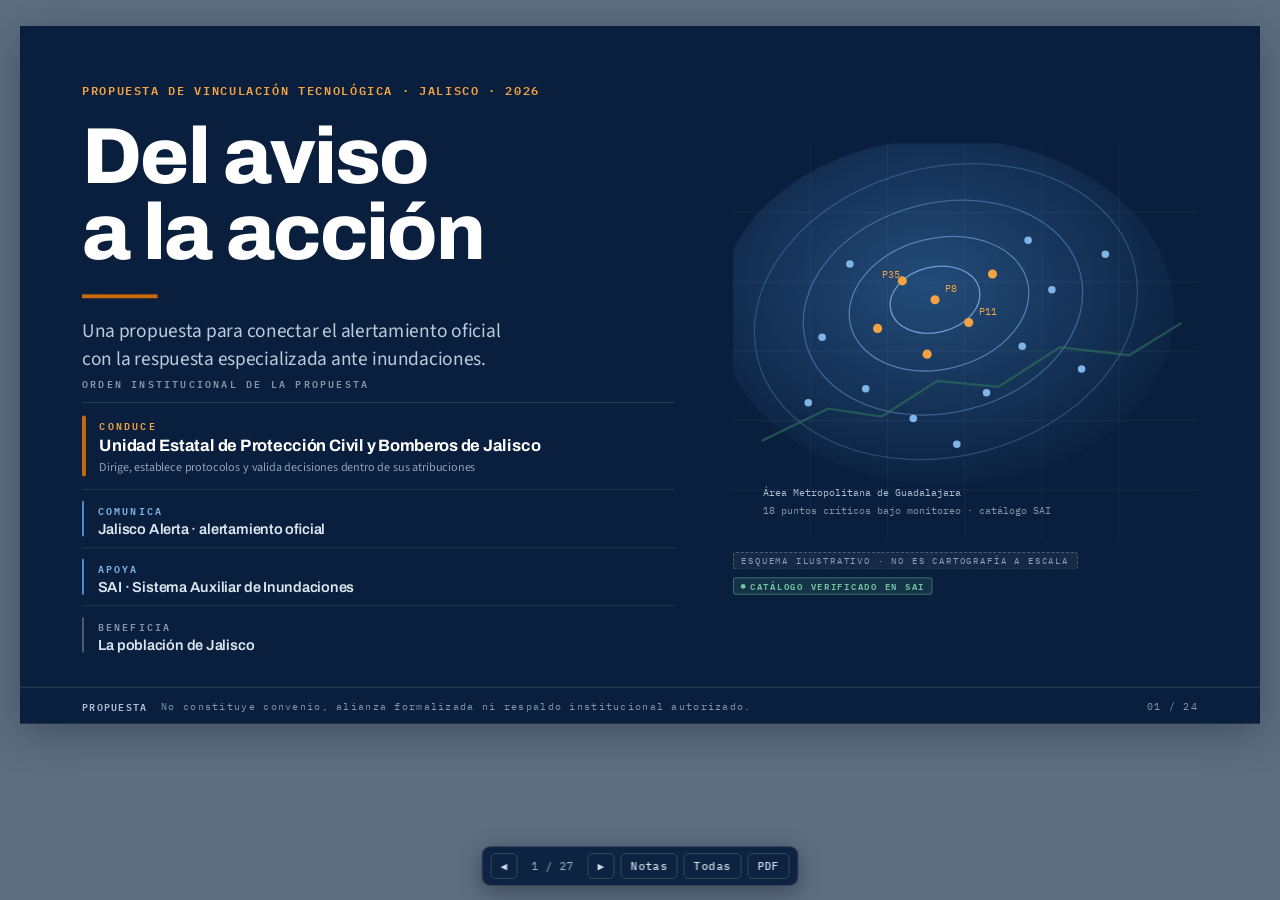
<file: docs/presentacion-jalisco-alerta-sai/index.html>
<!doctype html>
<html lang="es-MX">
<head>
<meta charset="utf-8">
<meta name="viewport" content="width=device-width, initial-scale=1">
<title>Del aviso a la acción</title>
<link rel="preconnect" href="https://fonts.googleapis.com">
<link rel="preconnect" href="https://fonts.gstatic.com" crossorigin>
<link rel="stylesheet" href="https://fonts.googleapis.com/css2?family=Archivo:wght@500;600;700;800&family=IBM+Plex+Mono:wght@400;500;600&family=Source+Sans+3:wght@400;600;700&display=swap">
<style>
/* ============================================================
   Jalisco Alerta + SAI Jalisco — "Del aviso a la acción"
   Presentación institucional 16:9. Lienzo fijo 1280x720.
   Tema único deliberado: una presentación proyectada debe verse
   igual para todos, por eso no sigue el tema del visor.
   ============================================================ */
:root{
  /* Tinta institucional */
  --ink:#0A1F3D;          /* azul profundo */
  --ink-2:#123156;        /* azul elevado */
  --ink-3:#1B4472;        /* azul medio */
  --azul:#1B5FA8;         /* acento primario */
  --azul-claro:#4A8FD4;
  --ambar:#C96A06;        /* acento contenido */
  --ambar-suave:#F3A340;
  /* Papel: gris frío sesgado a azul, elegido no heredado */
  --papel:#F1F4F7;
  --papel-2:#E7ECF1;
  --blanco:#FFFFFF;
  --regla:#C6D2DE;
  --regla-suave:#DDE5EC;
  --texto:#16283F;
  --texto-2:#43596F;
  --texto-3:#6C8096;
  /* Semánticos de estado operativo (separados del acento) */
  --e-reportado:#7B8CA0;
  --e-confirmado:#C96A06;
  --e-atencion:#1B5FA8;
  --e-cerrado:#2E7A5B;
  --e-critico:#A62121;
  --e-amarillo:#B98900;
  /* Evidencia */
  --ev-ex:#1B5FA8;
  --ev-ant:#6B4EA8;
  --ev-rev:#2E7A5B;
  --ev-prop:#C96A06;
  --ev-val:#A62121;
  --f-tit:'Archivo', 'Helvetica Neue', Arial, sans-serif;
  --f-txt:'Source Sans 3', 'Segoe UI', Arial, sans-serif;
  --f-dat:'IBM Plex Mono', ui-monospace, Menlo, Consolas, monospace;
}
*{box-sizing:border-box}
html{background:#5D6E80}
body{
  margin:0; background:#5D6E80; color:var(--texto);
  font-family:var(--f-txt); -webkit-font-smoothing:antialiased;
}
h1,h2,h3,h4,p,ul,ol,figure,figcaption{margin:0}
ul{padding:0;list-style:none}

/* ---------- Escenario ---------- */
#escenario{
  display:flex; flex-direction:column; align-items:center;
  gap:26px; padding:26px 16px 120px;
}
.marco{
  width:1280px; height:720px; flex:0 0 auto;
}
.marco > .s{transform-origin:top left}
.s{
  position:relative; width:1280px; height:720px; overflow:hidden;
  background:var(--papel); color:var(--texto);
  box-shadow:0 10px 40px rgba(8,20,35,.34);
  display:flex; flex-direction:column;
}
.s.dark{background:var(--ink); color:#E9EFF5}
.s.dark .h2,.s.dark .h1{color:#FFFFFF}
.s.dark .lead{color:#B9CBDC}
.s.dark .eyebrow{color:var(--ambar-suave)}

/* ---------- Tipografía ---------- */
.cuerpo{flex:1; padding:52px 64px 0; display:flex; flex-direction:column; min-height:0}
.eyebrow{
  font-family:var(--f-dat); font-size:12px; font-weight:600;
  letter-spacing:.16em; text-transform:uppercase; color:var(--azul);
}
.h1{font-family:var(--f-tit); font-weight:800; font-size:82px; line-height:.96; letter-spacing:-.024em; text-wrap:balance; color:var(--ink)}
.h2{font-family:var(--f-tit); font-weight:700; font-size:42px; line-height:1.06; letter-spacing:-.018em; text-wrap:balance; color:var(--ink)}
.h3{font-family:var(--f-tit); font-weight:700; font-size:19px; line-height:1.2; letter-spacing:-.008em; color:var(--ink)}
.lead{font-size:19px; line-height:1.45; color:var(--texto-2); max-width:60ch}
.p{font-size:15.5px; line-height:1.5; color:var(--texto-2)}
.mono{font-family:var(--f-dat); font-variant-numeric:tabular-nums}
.mini{font-size:12.5px; line-height:1.42; color:var(--texto-3)}
.rot{font-family:var(--f-dat); font-size:10.5px; font-weight:600; letter-spacing:.14em; text-transform:uppercase; color:var(--texto-3)}

/* ---------- Cintillo inferior ---------- */
.cintillo{
  flex:0 0 auto; height:38px; display:flex; align-items:center; gap:14px;
  padding:0 64px; border-top:1px solid var(--regla-suave);
  font-family:var(--f-dat); font-size:10.5px; letter-spacing:.05em; color:var(--texto-3);
  background:var(--papel);
}
.s.dark .cintillo{background:var(--ink); border-top:1px solid rgba(255,255,255,.14); color:#7E97AE}
.cintillo .sep{flex:1}
.cintillo b{font-weight:600; color:var(--texto-2)}
.s.dark .cintillo b{color:#A9C0D4}

/* ---------- Etiquetas de evidencia ---------- */
.tag{
  display:inline-flex; align-items:center; gap:5px; vertical-align:middle;
  font-family:var(--f-dat); font-size:9.5px; font-weight:600;
  letter-spacing:.1em; text-transform:uppercase;
  padding:3px 7px; border-radius:3px; white-space:nowrap;
  border:1px solid; line-height:1;
}
.tag::before{content:""; width:5px; height:5px; border-radius:50%; background:currentColor}
.t-ex{color:var(--ev-ex); border-color:rgba(27,95,168,.4); background:rgba(27,95,168,.08)}
.t-ant{color:var(--ev-ant); border-color:rgba(107,78,168,.4); background:rgba(107,78,168,.08)}
.t-rev{color:var(--ev-rev); border-color:rgba(46,122,91,.4); background:rgba(46,122,91,.08)}
.t-prop{color:var(--ev-prop); border-color:rgba(201,106,6,.4); background:rgba(201,106,6,.09)}
.t-val{color:var(--ev-val); border-color:rgba(166,33,33,.38); background:rgba(166,33,33,.07)}
.s.dark .t-ex{color:#7FB4E8; border-color:rgba(127,180,232,.42); background:rgba(127,180,232,.12)}
.s.dark .t-ant{color:#B49BE8; border-color:rgba(180,155,232,.42); background:rgba(180,155,232,.12)}
.s.dark .t-rev{color:#6FC79E; border-color:rgba(111,199,158,.42); background:rgba(111,199,158,.12)}
.s.dark .t-prop{color:var(--ambar-suave); border-color:rgba(243,163,64,.45); background:rgba(243,163,64,.13)}
.s.dark .t-val{color:#E88A8A; border-color:rgba(232,138,138,.42); background:rgba(232,138,138,.12)}

/* Aviso de material ilustrativo */
.ilustrativo{
  font-family:var(--f-dat); font-size:9.5px; letter-spacing:.11em;
  text-transform:uppercase; color:var(--texto-3);
  border:1px dashed var(--regla); border-radius:3px; padding:3px 8px;
  display:inline-block; line-height:1.1; background:rgba(255,255,255,.55);
}
.s.dark .ilustrativo{color:#8AA3BA; border-color:rgba(255,255,255,.24); background:rgba(255,255,255,.05)}

/* ---------- Piezas de composición ---------- */
.rail{width:3px; border-radius:2px; background:var(--azul); flex:0 0 auto}
.reglaH{height:1px; background:var(--regla-suave); border:0}
.grid{display:grid; gap:18px}
.col{display:flex; flex-direction:column}
.row{display:flex}
.bloque{background:var(--blanco); border:1px solid var(--regla-suave); border-radius:6px}
.s.dark .bloque{background:rgba(255,255,255,.055); border-color:rgba(255,255,255,.13)}

/* Chip de estado operativo */
.chip{
  display:inline-flex; align-items:center; gap:5px;
  font-family:var(--f-dat); font-size:10px; font-weight:600; letter-spacing:.06em;
  padding:3px 8px; border-radius:20px; line-height:1.1; text-transform:uppercase;
}
.chip i{width:6px;height:6px;border-radius:50%;background:currentColor;flex:0 0 auto}
.c-rep{color:var(--e-reportado); background:rgba(123,140,160,.14)}
.c-con{color:var(--e-confirmado); background:rgba(201,106,6,.13)}
.c-ate{color:var(--e-atencion); background:rgba(27,95,168,.12)}
.c-cer{color:var(--e-cerrado); background:rgba(46,122,91,.13)}
.c-cri{color:var(--e-critico); background:rgba(166,33,33,.11)}

/* ---------- Prototipos ---------- */
.proto{
  background:#0D2138; border-radius:8px; overflow:hidden;
  border:1px solid rgba(255,255,255,.12);
  box-shadow:0 8px 26px rgba(8,20,35,.28);
  display:flex; flex-direction:column;
}
.proto-caption{
  font-family:var(--f-dat); font-size:9.5px; letter-spacing:.11em; text-transform:uppercase;
  color:var(--texto-3); margin-top:7px;
}
.tel{
  width:236px; background:#0D2138; border-radius:22px; padding:7px;
  border:1px solid rgba(255,255,255,.14); box-shadow:0 8px 24px rgba(8,20,35,.3);
  flex:0 0 auto;
}
.tel-in{background:#0A1B2E; border-radius:16px; overflow:hidden; height:388px; display:flex; flex-direction:column}
.tel-nav{height:22px; display:flex; align-items:center; justify-content:space-between; padding:0 12px;
  font-family:var(--f-dat); font-size:8.5px; color:#7E97AE; background:rgba(255,255,255,.04)}

/* Tablas */
table{border-collapse:collapse; width:100%}
th{
  font-family:var(--f-dat); font-size:9.5px; font-weight:600; letter-spacing:.1em;
  text-transform:uppercase; color:var(--texto-3); text-align:left;
  padding:0 10px 7px; border-bottom:1.5px solid var(--regla);
}
td{
  font-size:12.6px; line-height:1.34; color:var(--texto-2); vertical-align:top;
  padding:8px 10px; border-bottom:1px solid var(--regla-suave);
}
td.n{font-family:var(--f-dat); font-variant-numeric:tabular-nums}
td strong{color:var(--ink); font-weight:600}
.s.dark th{color:#7E97AE; border-bottom-color:rgba(255,255,255,.2)}
.s.dark td{color:#B9CBDC; border-bottom-color:rgba(255,255,255,.1)}
.s.dark td strong{color:#FFF}

/* ---------- Controles (no se imprimen) ---------- */
#barra{
  position:fixed; left:50%; transform:translateX(-50%); bottom:14px; z-index:50;
  display:flex; align-items:center; gap:6px;
  background:rgba(10,31,61,.94); border:1px solid rgba(255,255,255,.16);
  border-radius:9px; padding:6px 8px; backdrop-filter:blur(6px);
  box-shadow:0 6px 22px rgba(0,0,0,.34);
}
#barra button{
  font-family:var(--f-dat); font-size:11px; font-weight:500; letter-spacing:.04em;
  color:#CFDEEB; background:transparent; border:1px solid rgba(255,255,255,.16);
  border-radius:5px; padding:5px 9px; cursor:pointer;
}
#barra button:hover{background:rgba(255,255,255,.11); color:#fff}
#barra button:focus-visible{outline:2px solid var(--ambar-suave); outline-offset:2px}
#barra button[aria-pressed="true"]{background:var(--azul); border-color:var(--azul); color:#fff}
#pos{font-family:var(--f-dat); font-size:11px; color:#9DB5CB; padding:0 8px; font-variant-numeric:tabular-nums}

#notas{
  position:fixed; right:16px; bottom:64px; z-index:49; width:392px; max-height:56vh; overflow:auto;
  background:#FFFFFF; border:1px solid var(--regla); border-radius:8px;
  box-shadow:0 10px 34px rgba(0,0,0,.3); padding:16px 18px;
}
#notas[hidden]{display:none}
#notas h4{font-family:var(--f-dat); font-size:10px; letter-spacing:.13em; text-transform:uppercase; color:var(--azul); margin-bottom:8px}
#notas p{font-size:13.5px; line-height:1.55; color:var(--texto-2)}
.notas-fuente{display:none}

/* Modo tira: todas las diapositivas visibles */
body.tira #escenario{gap:22px}

/* ---------- Impresión / PDF ---------- */
@page{size:1280px 720px; margin:0}
@media print{
  html,body{background:#fff}
  #barra,#notas{display:none !important}
  #escenario{display:block; padding:0; gap:0}
  .marco{width:1280px !important; height:720px !important; page-break-after:always; break-after:page}
  .marco > .s{transform:none !important}
  .marco:last-child{page-break-after:auto; break-after:auto}
  .s{box-shadow:none}
}
@media (prefers-reduced-motion:reduce){*{transition:none !important; animation:none !important}}
</style>
</head>
<body class="uno">
<style>
/* Modo exposición: una diapositiva a la vez. Modo tira: todas. */
body.uno .marco{display:none}
body.uno .marco.activa{display:block}
body.tira .marco{display:block}
@media print{ body.uno .marco{display:block} }
</style>
<main id="escenario">

<!-- ============ 01 · PORTADA ============ -->
<section class="marco"><div class="s dark">
  <div class="cuerpo" style="padding:0">
    <div class="row" style="flex:1; min-height:0">

      <div class="col" style="flex:1.12; padding:56px 40px 26px 64px; justify-content:space-between">
        <div>
          <p class="eyebrow">Propuesta de vinculación tecnológica · Jalisco · 2026</p>
          <h1 class="h1" style="margin-top:20px">Del aviso<br>a la acción</h1>
          <div style="width:78px; height:4px; background:var(--ambar); margin:24px 0 20px"></div>
          <p class="lead" style="max-width:44ch; font-size:20px">
            Una propuesta para conectar el alertamiento oficial con la respuesta
            especializada ante inundaciones.
          </p>
        </div>

        <div class="col" style="gap:0">
          <p class="rot" style="color:#7E97AE; margin-bottom:10px">Orden institucional de la propuesta</p>

          <div class="row" style="align-items:stretch; gap:14px; padding:13px 0; border-top:1px solid rgba(255,255,255,.16)">
            <div class="rail" style="background:var(--ambar); width:4px"></div>
            <div>
              <p class="rot" style="color:var(--ambar-suave)">Conduce</p>
              <p style="font-family:var(--f-tit); font-weight:700; font-size:17px; color:#fff; margin-top:3px; line-height:1.22">
                Unidad Estatal de Protección Civil y Bomberos de Jalisco</p>
              <p class="mini" style="color:#8AA3BA; margin-top:2px">Dirige, establece protocolos y valida decisiones dentro de sus atribuciones</p>
            </div>
          </div>

          <div class="row" style="align-items:stretch; gap:14px; padding:11px 0; border-top:1px solid rgba(255,255,255,.10)">
            <div class="rail" style="background:var(--azul-claro); width:2px"></div>
            <div>
              <p class="rot" style="color:#7FB4E8">Comunica</p>
              <p style="font-family:var(--f-tit); font-weight:600; font-size:15px; color:#DCE7F1; margin-top:2px">Jalisco Alerta · alertamiento oficial</p>
            </div>
          </div>

          <div class="row" style="align-items:stretch; gap:14px; padding:11px 0; border-top:1px solid rgba(255,255,255,.10)">
            <div class="rail" style="background:var(--azul-claro); width:2px"></div>
            <div>
              <p class="rot" style="color:#7FB4E8">Apoya</p>
              <p style="font-family:var(--f-tit); font-weight:600; font-size:15px; color:#DCE7F1; margin-top:2px">SAI · Sistema Auxiliar de Inundaciones</p>
            </div>
          </div>

          <div class="row" style="align-items:stretch; gap:14px; padding:11px 0; border-top:1px solid rgba(255,255,255,.10)">
            <div class="rail" style="background:rgba(255,255,255,.28); width:2px"></div>
            <div>
              <p class="rot" style="color:#7E97AE">Beneficia</p>
              <p style="font-family:var(--f-tit); font-weight:600; font-size:15px; color:#DCE7F1; margin-top:2px">La población de Jalisco</p>
            </div>
          </div>
        </div>
      </div>

      <div class="col" style="flex:.88; padding:52px 64px 26px 20px; justify-content:center; align-items:flex-start">
        <figure style="width:100%">
          <svg viewBox="0 0 470 400" role="img" width="100%"
               aria-label="Esquema ilustrativo: bandas de lluvia sobre el Área Metropolitana de Guadalajara con los 18 puntos críticos del catálogo de monitoreo SAI.">
            <defs>
              <radialGradient id="lluvia" cx="46%" cy="42%" r="62%">
                <stop offset="0%" stop-color="#4A8FD4" stop-opacity=".40"/>
                <stop offset="100%" stop-color="#4A8FD4" stop-opacity="0"/>
              </radialGradient>
            </defs>
            <g stroke="#FFFFFF" stroke-opacity=".055" stroke-width="1">
              <line x1="0" y1="70" x2="470" y2="70"/><line x1="0" y1="140" x2="470" y2="140"/>
              <line x1="0" y1="210" x2="470" y2="210"/><line x1="0" y1="280" x2="470" y2="280"/>
              <line x1="0" y1="350" x2="470" y2="350"/>
              <line x1="78" y1="0" x2="78" y2="400"/><line x1="156" y1="0" x2="156" y2="400"/>
              <line x1="234" y1="0" x2="234" y2="400"/><line x1="312" y1="0" x2="312" y2="400"/>
              <line x1="390" y1="0" x2="390" y2="400"/>
            </g>
            <ellipse cx="215" cy="170" rx="230" ry="175" fill="url(#lluvia)"/>
            <g fill="none" stroke="#7FB4E8" stroke-width="1.3">
              <ellipse cx="215" cy="170" rx="196" ry="146" stroke-opacity=".26" transform="rotate(-14 215 170)"/>
              <ellipse cx="212" cy="166" rx="143" ry="106" stroke-opacity=".38" transform="rotate(-14 212 166)"/>
              <ellipse cx="208" cy="162" rx="92"  ry="66"  stroke-opacity=".55" transform="rotate(-14 208 162)"/>
              <ellipse cx="204" cy="158" rx="46"  ry="33"  stroke-opacity=".8"  transform="rotate(-14 204 158)"/>
            </g>
            <polyline points="30,300 96,268 150,276 206,240 268,246 330,206 400,214 452,182"
                      fill="none" stroke="#2E7A5B" stroke-opacity=".55" stroke-width="2.4" stroke-linecap="round"/>
            <g fill="#F3A340">
              <circle cx="204" cy="158" r="4.6"/><circle cx="171" cy="139" r="4.6"/><circle cx="238" cy="181" r="4.6"/>
              <circle cx="146" cy="187" r="4.6"/><circle cx="262" cy="132" r="4.6"/><circle cx="196" cy="213" r="4.6"/>
            </g>
            <g fill="#7FB4E8">
              <circle cx="118" cy="122" r="3.8"/><circle cx="292" cy="205" r="3.8"/><circle cx="256" cy="252" r="3.8"/>
              <circle cx="134" cy="248" r="3.8"/><circle cx="322" cy="148" r="3.8"/><circle cx="90"  cy="196" r="3.8"/>
              <circle cx="352" cy="228" r="3.8"/><circle cx="182" cy="278" r="3.8"/><circle cx="298" cy="98"  r="3.8"/>
              <circle cx="76"  cy="262" r="3.8"/><circle cx="376" cy="112" r="3.8"/><circle cx="226" cy="304" r="3.8"/>
            </g>
            <g font-family="IBM Plex Mono, monospace" font-size="10.5" fill="#A9C0D4">
              <text x="30" y="356">Área Metropolitana de Guadalajara</text>
              <text x="30" y="374" fill="#7E97AE">18 puntos críticos bajo monitoreo · catálogo SAI</text>
            </g>
            <g font-family="IBM Plex Mono, monospace" font-size="10" fill="#F3A340">
              <text x="214" y="150">P8</text><text x="150" y="136">P35</text><text x="248" y="173">P11</text>
            </g>
          </svg>
          <figcaption class="proto-caption" style="color:#7E97AE; display:flex; gap:8px; align-items:center; flex-wrap:wrap">
            <span class="ilustrativo">Esquema ilustrativo · no es cartografía a escala</span>
            <span class="tag t-rev">Catálogo verificado en SAI</span>
          </figcaption>
        </figure>
      </div>

    </div>
  </div>
  <div class="cintillo">
    <b>PROPUESTA</b><span>No constituye convenio, alianza formalizada ni respaldo institucional autorizado.</span>
    <span class="sep"></span><span>01 / 24</span>
  </div>
  <div class="notas-fuente">Buenos días. Esta presentación es una propuesta de vinculación tecnológica, no un acuerdo ya tomado. La idea que quiero dejar es una sola: hoy el aviso y la operación viven en canales distintos, y podrían seguirse como una sola cadena. La conducción es y sigue siendo de la Unidad Estatal de Protección Civil y Bomberos. Jalisco Alerta conserva su función de comunicación oficial. SAI, como Sistema Auxiliar de Inundaciones, aporta operación especializada y evidencia de campo. El mapa de la derecha es un esquema ilustrativo, pero los 18 puntos críticos sí corresponden al catálogo que SAI tiene cargado y que revisé directamente en su plataforma.</div>
</div></section>

<!-- ============ 02 · CADENA DE DECISIONES ============ -->
<section class="marco"><div class="s">
  <div class="cuerpo">
    <p class="eyebrow">El problema, en una escena</p>
    <h2 class="h2" style="margin-top:12px; max-width:19ch">Cada aviso abre una cadena de decisiones</h2>

    <div class="row" style="gap:34px; margin-top:26px; flex:1; min-height:0">
      <div class="col" style="flex:0 0 300px; justify-content:space-between; padding-bottom:22px">
        <p class="p" style="max-width:34ch">
          Llueve fuerte sobre un paso a desnivel con antecedentes. En minutos, cuatro
          preguntas ocurren al mismo tiempo y cada una tiene un dueño distinto.
        </p>
        <div class="col" style="gap:9px">
          <span class="ilustrativo">Escena ilustrativa · sin cifras ni casos reales</span>
          <p class="mini">Ninguna de las cuatro preguntas es tecnológica. Todas son de coordinación.</p>
        </div>
      </div>

      <figure style="flex:1; min-width:0">
        <svg viewBox="0 0 860 400" role="img" width="100%"
             aria-label="Escena ilustrativa de un paso a desnivel bajo lluvia intensa, con las cuatro preguntas que se abren al mismo tiempo: qué se sabe, quién valida, qué recurso puede atender y cómo se confirma el resultado.">
          <defs>
            <marker id="fl" viewBox="0 0 10 10" refX="9" refY="5" markerWidth="7" markerHeight="7" orient="auto-start-reverse">
              <polygon points="0,1 10,5 0,9" fill="#1B5FA8"/>
            </marker>
          </defs>

          <g stroke="#4A8FD4" stroke-opacity=".5" stroke-width="1.6" stroke-linecap="round">
            <line x1="120" y1="16" x2="106" y2="52"/><line x1="190" y1="8"  x2="176" y2="44"/>
            <line x1="262" y1="20" x2="248" y2="56"/><line x1="334" y1="6"  x2="320" y2="42"/>
            <line x1="406" y1="18" x2="392" y2="54"/><line x1="152" y1="46" x2="138" y2="82"/>
            <line x1="226" y1="52" x2="212" y2="88"/><line x1="298" y1="44" x2="284" y2="80"/>
            <line x1="370" y1="50" x2="356" y2="86"/>
          </g>

          <path d="M60 150 L200 150 L262 232 L438 232 L500 150 L640 150"
                fill="none" stroke="#43596F" stroke-width="2.4"/>
          <path d="M262 232 L438 232 L500 150 L640 150 L640 300 L60 300 L60 150 L200 150 Z"
                fill="#43596F" fill-opacity=".06"/>
          <path d="M256 236 L444 236 L444 268 L256 268 Z" fill="#1B5FA8" fill-opacity=".30"/>
          <path d="M256 236 L444 236" stroke="#1B5FA8" stroke-width="2.4"/>
          <g font-family="IBM Plex Mono, monospace" font-size="11" fill="#1B5FA8">
            <text x="350" y="258" text-anchor="middle">agua acumulada</text>
          </g>
          <g font-family="IBM Plex Mono, monospace" font-size="10.5" fill="#6C8096">
            <text x="60" y="322">Paso a desnivel con antecedentes de encharcamiento</text>
          </g>

          <g>
            <line x1="150" y1="150" x2="150" y2="88" stroke="#1B5FA8" stroke-width="1.4" marker-end="url(#fl)"/>
            <rect x="52" y="40" width="196" height="46" rx="4" fill="#FFFFFF" stroke="#C6D2DE"/>
            <text x="64" y="59" font-family="Archivo, sans-serif" font-weight="700" font-size="13.5" fill="#0A1F3D">¿Qué se sabe?</text>
            <text x="64" y="76" font-family="Source Sans 3, sans-serif" font-size="11.5" fill="#43596F">Aviso, pronóstico, antecedente</text>
          </g>
          <g>
            <line x1="350" y1="236" x2="350" y2="176" stroke="#1B5FA8" stroke-width="1.4" marker-end="url(#fl)"/>
            <rect x="266" y="126" width="184" height="46" rx="4" fill="#FFFFFF" stroke="#C6D2DE"/>
            <text x="278" y="145" font-family="Archivo, sans-serif" font-weight="700" font-size="13.5" fill="#0A1F3D">¿Quién valida?</text>
            <text x="278" y="162" font-family="Source Sans 3, sans-serif" font-size="11.5" fill="#43596F">Confirmar antes de mover</text>
          </g>
          <g>
            <line x1="596" y1="230" x2="596" y2="180" stroke="#1B5FA8" stroke-width="1.4" marker-end="url(#fl)"/>
            <rect x="484" y="130" width="224" height="46" rx="4" fill="#FFFFFF" stroke="#C6D2DE"/>
            <text x="496" y="149" font-family="Archivo, sans-serif" font-weight="700" font-size="13.5" fill="#0A1F3D">¿Qué recurso puede atender?</text>
            <text x="496" y="166" font-family="Source Sans 3, sans-serif" font-size="11.5" fill="#43596F">Equipo, acceso, disponibilidad</text>
          </g>
          <g>
            <rect x="640" y="252" width="196" height="46" rx="4" fill="#FFFFFF" stroke="#C6D2DE"/>
            <line x1="640" y1="275" x2="596" y2="275" stroke="#1B5FA8" stroke-width="1.4" marker-end="url(#fl)"/>
            <text x="652" y="271" font-family="Archivo, sans-serif" font-weight="700" font-size="13.5" fill="#0A1F3D">¿Cómo se confirma?</text>
            <text x="652" y="288" font-family="Source Sans 3, sans-serif" font-size="11.5" fill="#43596F">Evidencia y cierre del caso</text>
          </g>

          <g font-family="IBM Plex Mono, monospace" font-size="10.5" fill="#C96A06">
            <text x="60" y="376">Hoy cada respuesta puede vivir en un canal distinto:</text>
            <text x="60" y="392" fill="#6C8096">app ciudadana · radio · llamada · grupo de mensajería · bitácora en papel</text>
          </g>
        </svg>
      </figure>
    </div>
  </div>
  <div class="cintillo"><b>PROPUESTA</b><span>Escena ilustrativa. No representa un evento real.</span><span class="sep"></span><span>02 / 24</span></div>
  <div class="notas-fuente">Quiero empezar por la operación, no por la tecnología. Imaginen lluvia intensa sobre un paso a desnivel que ya tiene antecedentes. En cuestión de minutos se abren cuatro preguntas simultáneas: qué se sabe realmente, quién valida esa información, qué recurso está en condiciones de atender, y cómo se confirma después que el problema quedó resuelto. Ninguna de esas cuatro preguntas es un problema de software: son preguntas de coordinación. El punto es que hoy cada una puede responderse en un canal distinto —la app, el radio, una llamada, un grupo de mensajería, una bitácora— y esa dispersión es la que cuesta tiempo. Es ahí donde una vinculación bien hecha ayuda.</div>
</div></section>

<!-- ============ 03 · BASE OPERATIVA Y CANAL OFICIAL ============ -->
<section class="marco"><div class="s">
  <div class="cuerpo">
    <div class="row" style="align-items:flex-end; justify-content:space-between; gap:24px">
      <div>
        <p class="eyebrow">Qué existe hoy</p>
        <h2 class="h2" style="margin-top:10px">Una base operativa y un canal oficial</h2>
      </div>
      <div class="row" style="gap:7px; flex-wrap:wrap; justify-content:flex-end; max-width:520px; padding-bottom:5px">
        <span class="tag t-ex">Existente · fuente pública</span>
        <span class="tag t-rev">Revisado en SAI · 07 sep 2026</span>
        <span class="tag t-ant">Antecedente del promotor</span>
        <span class="tag t-prop">Propuesto</span>
        <span class="tag t-val">Por validar</span>
      </div>
    </div>

    <div class="row" style="gap:0; margin-top:24px; flex:1; min-height:0">

      <div class="col bloque" style="flex:1; padding:22px 24px; gap:14px; border-right:0; border-radius:6px 0 0 6px">
        <div>
          <p class="rot" style="color:var(--azul)">Canal oficial de alertamiento</p>
          <h3 class="h3" style="font-size:24px; margin-top:5px">Jalisco Alerta</h3>
          <p class="mini" style="margin-top:5px">App oficial y gratuita del Gobierno de Jalisco y la Unidad Estatal de Protección Civil y Bomberos. Android e iOS.</p>
        </div>
        <hr class="reglaH">
        <ul class="col" style="gap:9px">
          <li class="row" style="gap:9px"><span class="mono" style="color:var(--azul); font-size:11px">01</span><span class="p" style="font-size:14px">Avisos multiamenaza: lluvias, <b>inundaciones</b>, huracanes, incendios forestales, contingencias</span></li>
          <li class="row" style="gap:9px"><span class="mono" style="color:var(--azul); font-size:11px">02</span><span class="p" style="font-size:14px">Información por zona mediante código postal</span></li>
          <li class="row" style="gap:9px"><span class="mono" style="color:var(--azul); font-size:11px">03</span><span class="p" style="font-size:14px">Notificaciones críticas que suenan en modo silencio</span></li>
          <li class="row" style="gap:9px"><span class="mono" style="color:var(--azul); font-size:11px">04</span><span class="p" style="font-size:14px">Tres niveles publicados: <b>aviso · advertencia · alerta</b></span></li>
          <li class="row" style="gap:9px"><span class="mono" style="color:var(--azul); font-size:11px">05</span><span class="p" style="font-size:14px">Sin cuenta ni datos personales; crece por módulos</span></li>
        </ul>
        <span class="tag t-ex" style="align-self:flex-start; margin-top:auto">Funciones publicadas por la autoridad</span>
      </div>

      <div class="col" style="flex:0 0 118px; align-items:center; justify-content:center; background:var(--papel-2); border-top:1px solid var(--regla-suave); border-bottom:1px solid var(--regla-suave)">
        <svg viewBox="0 0 100 150" width="100" height="150" role="img" aria-label="Las dos piezas son complementarias: el canal oficial informa y la operación especializada atiende.">
          <line x1="8" y1="46" x2="92" y2="46" stroke="#1B5FA8" stroke-width="1.6"/>
          <polygon points="92,46 84,42 84,50" fill="#1B5FA8"/>
          <text x="50" y="38" text-anchor="middle" font-family="IBM Plex Mono, monospace" font-size="9.5" fill="#1B5FA8">informa</text>
          <line x1="92" y1="104" x2="8" y2="104" stroke="#C96A06" stroke-width="1.6"/>
          <polygon points="8,104 16,100 16,108" fill="#C96A06"/>
          <text x="50" y="96" text-anchor="middle" font-family="IBM Plex Mono, monospace" font-size="9.5" fill="#C96A06">devuelve campo</text>
          <text x="50" y="128" text-anchor="middle" font-family="Archivo, sans-serif" font-weight="700" font-size="11" fill="#0A1F3D">COMPLEMENTO</text>
          <text x="50" y="142" text-anchor="middle" font-family="IBM Plex Mono, monospace" font-size="9" fill="#6C8096">no competencia</text>
        </svg>
      </div>

      <div class="col bloque" style="flex:1; padding:22px 24px; gap:14px; border-left:0; border-radius:0 6px 6px 0">
        <div>
          <p class="rot" style="color:var(--ambar)">Operación especializada auxiliar</p>
          <h3 class="h3" style="font-size:24px; margin-top:5px">SAI Jalisco</h3>
          <p class="mini" style="margin-top:5px">Sistema Auxiliar de Inundaciones. Participa en el AMG con personal, vehículos y equipos de extracción, en coordinación con Protección Civil.</p>
        </div>
        <hr class="reglaH">
        <ul class="col" style="gap:9px">
          <li class="row" style="gap:9px"><span class="mono" style="color:var(--ambar); font-size:11px">01</span><span class="p" style="font-size:14px">Vigilancia preventiva, guardias y recorridos <span class="tag t-ant" style="margin-left:3px">Antecedente</span></span></li>
          <li class="row" style="gap:9px"><span class="mono" style="color:var(--ambar); font-size:11px">02</span><span class="p" style="font-size:14px">Bombeo y desalojo de agua en puntos críticos <span class="tag t-ant" style="margin-left:3px">Antecedente</span></span></li>
          <li class="row" style="gap:9px"><span class="mono" style="color:var(--ambar); font-size:11px">03</span><span class="p" style="font-size:14px">Catálogo de <b>18 puntos críticos</b> con vigencia por punto <span class="tag t-rev" style="margin-left:3px">En SAI</span></span></li>
          <li class="row" style="gap:9px"><span class="mono" style="color:var(--ambar); font-size:11px">04</span><span class="p" style="font-size:14px">Folio, estados, asignación de cuadrilla y evidencia antes/después <span class="tag t-rev" style="margin-left:3px">En SAI</span></span></li>
          <li class="row" style="gap:9px"><span class="mono" style="color:var(--ambar); font-size:11px">05</span><span class="p" style="font-size:14px">Bitácora diaria, roles y registro de auditoría <span class="tag t-rev" style="margin-left:3px">En SAI</span></span></li>
        </ul>
        <p class="mini" style="margin-top:auto"><b>Alcance de esta revisión:</b> se verificó que los módulos existen en la plataforma. No equivale a una auditoría funcional ni certifica que estén listos para uso crítico.</p>
      </div>
    </div>

    <div class="row" style="gap:12px; align-items:center; margin:18px 0 14px; padding:12px 18px; background:rgba(27,95,168,.07); border-left:3px solid var(--azul); border-radius:0 4px 4px 0">
      <p style="font-family:var(--f-tit); font-weight:600; font-size:16.5px; color:var(--ink)">
        Uno informa a la población. El otro atiende el punto. Hoy no comparten un mismo expediente.</p>
    </div>
  </div>
  <div class="cintillo"><b>PROPUESTA</b><span>Jalisco Alerta es el nombre publicado de la app oficial.</span><span class="sep"></span><span>03 / 24</span></div>
  <div class="notas-fuente">No venimos a decir que algo funcione mal. Al contrario: partimos de que ya existen dos piezas buenas. Del lado izquierdo, Jalisco Alerta, que es el canal oficial de la autoridad, con funciones publicadas: avisos multiamenaza incluidas inundaciones, información por código postal, notificaciones críticas y tres niveles —aviso, advertencia y alerta—. Del lado derecho, SAI, que es un sistema auxiliar con operación en campo. Quiero ser transparente sobre la evidencia: lo marcado como antecedente es información operativa que aporta el promotor; lo marcado "en SAI" lo verifiqué directamente en la plataforma. Verificar que un módulo existe no es lo mismo que auditar que funciona bien. La conclusión es la línea de abajo: hoy no comparten un mismo expediente.</div>
</div></section>

<!-- ============ 04 · GOBERNANZA ============ -->
<section class="marco"><div class="s">
  <div class="cuerpo">
    <p class="eyebrow">Gobernanza</p>
    <h2 class="h2" style="margin-top:10px">El mando institucional permanece</h2>
    <p class="lead" style="margin-top:10px; font-size:17px">Quién propone, quién valida y quién ejecuta. La tecnología no cambia esta jerarquía.</p>

    <figure style="flex:1; min-height:0; margin-top:14px; display:flex; align-items:center">
      <svg viewBox="0 0 1150 396" role="img" width="100%"
           aria-label="Diagrama de gobernanza: la Unidad Estatal de Protección Civil y Bomberos dirige y valida; la comunicación oficial, la coordinación municipal y la operación auxiliar SAI proponen y ejecutan bajo esa conducción.">
        <defs>
          <marker id="fa" viewBox="0 0 10 10" refX="9" refY="5" markerWidth="7" markerHeight="7" orient="auto-start-reverse">
            <polygon points="0,1 10,5 0,9" fill="#43596F"/>
          </marker>
          <marker id="fb" viewBox="0 0 10 10" refX="9" refY="5" markerWidth="7" markerHeight="7" orient="auto-start-reverse">
            <polygon points="0,1 10,5 0,9" fill="#C96A06"/>
          </marker>
        </defs>

        <rect x="150" y="8" width="850" height="66" rx="5" fill="#0A1F3D"/>
        <text x="575" y="34" text-anchor="middle" font-family="Archivo, sans-serif" font-weight="700" font-size="19" fill="#FFFFFF">Unidad Estatal de Protección Civil y Bomberos de Jalisco</text>
        <text x="575" y="56" text-anchor="middle" font-family="Source Sans 3, sans-serif" font-size="13" fill="#9DB5CB">Dirige · establece protocolos · valida decisiones dentro de sus atribuciones</text>
        <rect x="150" y="8" width="6" height="66" rx="3" fill="#C96A06"/>

        <line x1="575" y1="74" x2="575" y2="104" stroke="#43596F" stroke-width="1.6"/>
        <line x1="205" y1="104" x2="945" y2="104" stroke="#43596F" stroke-width="1.6"/>
        <line x1="205" y1="104" x2="205" y2="140" stroke="#43596F" stroke-width="1.6" marker-end="url(#fa)"/>
        <line x1="575" y1="104" x2="575" y2="140" stroke="#43596F" stroke-width="1.6" marker-end="url(#fa)"/>
        <line x1="945" y1="104" x2="945" y2="140" stroke="#43596F" stroke-width="1.6" marker-end="url(#fa)"/>
        <text x="596" y="98" font-family="IBM Plex Mono, monospace" font-size="10.5" fill="#43596F">conduce y valida</text>

        <g>
          <rect x="60" y="146" width="290" height="102" rx="5" fill="#FFFFFF" stroke="#C6D2DE"/>
          <rect x="60" y="146" width="290" height="4" rx="2" fill="#1B5FA8"/>
          <text x="78" y="176" font-family="IBM Plex Mono, monospace" font-size="10" letter-spacing="1.4" fill="#1B5FA8">COMUNICACIÓN OFICIAL</text>
          <text x="78" y="200" font-family="Archivo, sans-serif" font-weight="700" font-size="17" fill="#0A1F3D">Jalisco Alerta</text>
          <text x="78" y="221" font-family="Source Sans 3, sans-serif" font-size="12.5" fill="#43596F">Emite avisos oficiales a la población.</text>
          <text x="78" y="238" font-family="Source Sans 3, sans-serif" font-size="12.5" fill="#43596F">Conserva íntegra esta función.</text>
        </g>
        <g>
          <rect x="430" y="146" width="290" height="102" rx="5" fill="#FFFFFF" stroke="#C6D2DE"/>
          <rect x="430" y="146" width="290" height="4" rx="2" fill="#7B8CA0"/>
          <text x="448" y="176" font-family="IBM Plex Mono, monospace" font-size="10" letter-spacing="1.4" fill="#43596F">COORDINACIÓN</text>
          <text x="448" y="200" font-family="Archivo, sans-serif" font-weight="700" font-size="17" fill="#0A1F3D">Municipios y dependencias</text>
          <text x="448" y="221" font-family="Source Sans 3, sans-serif" font-size="12.5" fill="#43596F">Participan conforme a sus propias</text>
          <text x="448" y="238" font-family="Source Sans 3, sans-serif" font-size="12.5" fill="#43596F">atribuciones y acuerdos aplicables.</text>
        </g>
        <g>
          <rect x="800" y="146" width="290" height="102" rx="5" fill="#FFFFFF" stroke="#C96A06" stroke-opacity=".55"/>
          <rect x="800" y="146" width="290" height="4" rx="2" fill="#C96A06"/>
          <text x="818" y="176" font-family="IBM Plex Mono, monospace" font-size="10" letter-spacing="1.4" fill="#C96A06">OPERACIÓN AUXILIAR</text>
          <text x="818" y="200" font-family="Archivo, sans-serif" font-weight="700" font-size="17" fill="#0A1F3D">SAI Jalisco</text>
          <text x="818" y="221" font-family="Source Sans 3, sans-serif" font-size="12.5" fill="#43596F">Propone, atiende lo instruido y</text>
          <text x="818" y="238" font-family="Source Sans 3, sans-serif" font-size="12.5" fill="#43596F">documenta con evidencia.</text>
        </g>

        <path d="M945 248 L945 288 L575 288" fill="none" stroke="#C96A06" stroke-width="1.6" marker-end="url(#fb)"/>
        <path d="M575 288 L575 268" fill="none" stroke="#C96A06" stroke-width="1.6"/>
        <line x1="575" y1="288" x2="575" y2="74" stroke="#C96A06" stroke-width="0" />
        <text x="700" y="282" font-family="IBM Plex Mono, monospace" font-size="10.5" fill="#C96A06">propone e informa · no decide</text>
        <path d="M575 288 L205 288 L205 248" fill="none" stroke="#C96A06" stroke-width="0"/>

        <rect x="60" y="312" width="1030" height="72" rx="5" fill="#A62121" fill-opacity=".055" stroke="#A62121" stroke-opacity=".28"/>
        <text x="80" y="336" font-family="IBM Plex Mono, monospace" font-size="10" letter-spacing="1.4" fill="#A62121">LÍMITES EXPLÍCITOS DE SAI EN ESTA PROPUESTA</text>
        <text x="80" y="358" font-family="Source Sans 3, sans-serif" font-size="13.5" fill="#16283F">SAI no emite alertas oficiales · no ordena evacuaciones · no cierra vialidades · no despacha a otras corporaciones</text>
        <text x="80" y="376" font-family="Source Sans 3, sans-serif" font-size="13.5" fill="#16283F">no declara zonas seguras · no ejerce funciones de policía, investigación criminal ni mando general</text>
      </svg>
    </figure>
  </div>
  <div class="cintillo"><b>PROPUESTA</b><span>No se asumen convenios vigentes con otras dependencias.</span><span class="sep"></span><span>04 / 24</span></div>
  <div class="notas-fuente">Esta es probablemente la diapositiva más importante para ustedes. La conducción no se mueve: la Unidad Estatal de Protección Civil y Bomberos dirige, establece protocolos y valida. Jalisco Alerta conserva íntegra su función de comunicación oficial: nada de lo que proponemos emite avisos por su cuenta. Los municipios y otras dependencias participan conforme a sus propias atribuciones, y aquí quiero ser claro: no estamos asumiendo que existan convenios vigentes con ellos, eso habría que revisarlo. SAI propone, atiende lo que se le instruye y documenta. La franja roja de abajo es deliberada: es la lista de cosas que SAI no hace en esta propuesta. Preferimos ponerla por escrito desde el inicio.</div>
</div></section>

<!-- ============ 05 · EXPEDIENTE CONECTADO ============ -->
<section class="marco"><div class="s">
  <div class="cuerpo">
    <div class="row" style="justify-content:space-between; align-items:flex-end">
      <div>
        <p class="eyebrow">La idea central</p>
        <h2 class="h2" style="margin-top:10px">Una emergencia, un expediente conectado</h2>
      </div>
      <span class="tag t-prop" style="margin-bottom:6px">Propuesto</span>
    </div>

    <figure style="flex:1; min-height:0; margin-top:16px; display:flex; align-items:center">
      <svg viewBox="0 0 1150 400" role="img" width="100%"
           aria-label="Ciclo propuesto de un expediente único: aviso, validación, asignación, intervención, cierre y aprendizaje, unidos por un folio común y un registro de actualizaciones.">
        <defs>
          <marker id="fc" viewBox="0 0 10 10" refX="9" refY="5" markerWidth="6.5" markerHeight="6.5" orient="auto-start-reverse">
            <polygon points="0,1 10,5 0,9" fill="#1B5FA8"/>
          </marker>
        </defs>

        <rect x="395" y="150" width="360" height="106" rx="6" fill="#0A1F3D"/>
        <text x="575" y="180" text-anchor="middle" font-family="IBM Plex Mono, monospace" font-size="10" letter-spacing="1.6" fill="#F3A340">FOLIO ÚNICO COMPARTIDO</text>
        <text x="575" y="212" text-anchor="middle" font-family="IBM Plex Mono, monospace" font-weight="600" font-size="26" fill="#FFFFFF">SAI-2026-00147</text>
        <text x="575" y="236" text-anchor="middle" font-family="Source Sans 3, sans-serif" font-size="12.5" fill="#9DB5CB">Cada cambio queda registrado: quién, qué, cuándo y con qué evidencia</text>

        <g font-family="Archivo, sans-serif" font-weight="700" font-size="15" fill="#0A1F3D">
          <g>
            <rect x="40" y="34" width="216" height="72" rx="5" fill="#FFFFFF" stroke="#C6D2DE"/>
            <rect x="40" y="34" width="4" height="72" rx="2" fill="#1B5FA8"/>
            <text x="60" y="60">1 · Aviso</text>
            <text x="60" y="80" font-family="Source Sans 3, sans-serif" font-weight="400" font-size="12.5" fill="#43596F">Canal oficial o reporte</text>
            <text x="60" y="96" font-family="Source Sans 3, sans-serif" font-weight="400" font-size="12.5" fill="#43596F">recibido de campo</text>
          </g>
          <g>
            <rect x="467" y="34" width="216" height="72" rx="5" fill="#FFFFFF" stroke="#C6D2DE"/>
            <rect x="467" y="34" width="4" height="72" rx="2" fill="#1B5FA8"/>
            <text x="487" y="60">2 · Validación</text>
            <text x="487" y="80" font-family="Source Sans 3, sans-serif" font-weight="400" font-size="12.5" fill="#43596F">El mando confirma o</text>
            <text x="487" y="96" font-family="Source Sans 3, sans-serif" font-weight="400" font-size="12.5" fill="#43596F">descarta la situación</text>
          </g>
          <g>
            <rect x="894" y="34" width="216" height="72" rx="5" fill="#FFFFFF" stroke="#C6D2DE"/>
            <rect x="894" y="34" width="4" height="72" rx="2" fill="#1B5FA8"/>
            <text x="914" y="60">3 · Asignación</text>
            <text x="914" y="80" font-family="Source Sans 3, sans-serif" font-weight="400" font-size="12.5" fill="#43596F">Recurso instruido</text>
            <text x="914" y="96" font-family="Source Sans 3, sans-serif" font-weight="400" font-size="12.5" fill="#43596F">conforme a protocolo</text>
          </g>
          <g>
            <rect x="894" y="300" width="216" height="72" rx="5" fill="#FFFFFF" stroke="#C6D2DE"/>
            <rect x="894" y="300" width="4" height="72" rx="2" fill="#C96A06"/>
            <text x="914" y="326">4 · Intervención</text>
            <text x="914" y="346" font-family="Source Sans 3, sans-serif" font-weight="400" font-size="12.5" fill="#43596F">Trabajo en sitio con</text>
            <text x="914" y="362" font-family="Source Sans 3, sans-serif" font-weight="400" font-size="12.5" fill="#43596F">evidencia antes/después</text>
          </g>
          <g>
            <rect x="467" y="300" width="216" height="72" rx="5" fill="#FFFFFF" stroke="#C6D2DE"/>
            <rect x="467" y="300" width="4" height="72" rx="2" fill="#C96A06"/>
            <text x="487" y="326">5 · Cierre</text>
            <text x="487" y="346" font-family="Source Sans 3, sans-serif" font-weight="400" font-size="12.5" fill="#43596F">Resultado documentado</text>
            <text x="487" y="362" font-family="Source Sans 3, sans-serif" font-weight="400" font-size="12.5" fill="#43596F">y revisado</text>
          </g>
          <g>
            <rect x="40" y="300" width="216" height="72" rx="5" fill="#FFFFFF" stroke="#C6D2DE"/>
            <rect x="40" y="300" width="4" height="72" rx="2" fill="#2E7A5B"/>
            <text x="60" y="326">6 · Aprendizaje</text>
            <text x="60" y="346" font-family="Source Sans 3, sans-serif" font-weight="400" font-size="12.5" fill="#43596F">Antecedente que mejora</text>
            <text x="60" y="362" font-family="Source Sans 3, sans-serif" font-weight="400" font-size="12.5" fill="#43596F">la siguiente temporada</text>
          </g>
        </g>

        <g stroke="#1B5FA8" stroke-width="1.5" fill="none" marker-end="url(#fc)">
          <line x1="256" y1="70" x2="459" y2="70"/>
          <line x1="683" y1="70" x2="886" y2="70"/>
          <path d="M1110 70 L1134 70 L1134 336 L1118 336"/>
          <line x1="894" y1="336" x2="691" y2="336"/>
          <line x1="467" y1="336" x2="264" y2="336"/>
          <path d="M40 336 L16 336 L16 70 L32 70"/>
        </g>

        <g stroke="#C6D2DE" stroke-width="1" stroke-dasharray="3 4">
          <line x1="148" y1="106" x2="148" y2="300"/>
          <line x1="575" y1="106" x2="575" y2="150"/>
          <line x1="1002" y1="106" x2="1002" y2="300"/>
          <line x1="575" y1="256" x2="575" y2="300"/>
        </g>
        <g font-family="IBM Plex Mono, monospace" font-size="9.5" fill="#6C8096">
          <text x="156" y="205">mismo folio</text>
          <text x="1010" y="205">mismo folio</text>
        </g>
      </svg>
    </figure>

    <p class="mini" style="margin-bottom:14px; max-width:105ch">
      <b>Qué cambia:</b> hoy cada etapa puede vivir en un canal distinto. Con un folio común, la etapa 6 deja de perderse
      y se vuelve el insumo de la etapa 1 de la próxima temporada.
    </p>
  </div>
  <div class="cintillo"><b>PROPUESTA</b><span>Folio y registro de actualizaciones: función por desarrollar.</span><span class="sep"></span><span>05 / 24</span></div>
  <div class="notas-fuente">Aquí está la tesis en una imagen. Una emergencia hoy se vive en pedazos: el aviso por un lado, la validación por radio, la asignación por teléfono, la intervención en campo, el cierre en una bitácora y el aprendizaje casi siempre se pierde. Lo que proponemos es que las seis etapas compartan un folio único, como el que SAI ya usa internamente con el formato SAI-guion-año-consecutivo. Con eso, cada cambio de estado registra quién lo hizo, cuándo y con qué evidencia. Fíjense en la etapa seis: el aprendizaje. Es la que hoy más se pierde, y es la que convierte una temporada de lluvias en mejor preparación para la siguiente.</div>
</div></section>

<!-- ============ 06 · PREPARAR RECURSOS ============ -->
<section class="marco"><div class="s">
  <div class="cuerpo">
    <p class="eyebrow">Prevención</p>
    <h2 class="h2" style="margin-top:10px">Preparar recursos antes de necesitarlos</h2>
    <p class="lead" style="margin-top:10px; font-size:17px">
      Cuatro insumos podrían apoyar el preposicionamiento. Cada uno vale solo si se sabe de cuándo es y qué tan completo está.</p>

    <div style="flex:1; min-height:0; margin-top:20px; overflow:hidden">
      <table>
        <thead><tr>
          <th style="width:25%">Insumo</th><th style="width:16%">Procedencia</th>
          <th style="width:13%">Actualidad</th><th style="width:17%">Cobertura</th>
          <th style="width:15%">Calidad conocida</th><th style="width:14%">Evidencia</th>
        </tr></thead>
        <tbody>
          <tr>
            <td><strong>Catálogo de puntos críticos</strong><br><span class="mini">18 puntos con vigencia por punto</span></td>
            <td>Catálogo interno SAI</td>
            <td class="n">Vigente<br><span class="mini">desde 02/07/2026</span></td>
            <td>Área Metropolitana de Guadalajara</td>
            <td>Coordenadas y nivel de riesgo por punto</td>
            <td><span class="tag t-rev">Revisado</span></td>
          </tr>
          <tr>
            <td><strong>Antecedentes de intervención</strong><br><span class="mini">Bitácora, evidencia y galería</span></td>
            <td>Registros SAI</td>
            <td class="n">Continua<br><span class="mini">captura operativa</span></td>
            <td>Puntos atendidos</td>
            <td>Depende de la disciplina de captura</td>
            <td><span class="tag t-ant">Antecedente</span></td>
          </tr>
          <tr>
            <td><strong>Disponibilidad de equipos</strong><br><span class="mini">Unidades, bombas, estado mecánico</span></td>
            <td>Inventario SAI</td>
            <td class="n">Por definir<br><span class="mini">sin actualización en vivo</span></td>
            <td>Flota propia</td>
            <td>Hoy documental; falta estado en tiempo real</td>
            <td><span class="tag t-prop">Propuesto</span></td>
          </tr>
          <tr>
            <td><strong>Pronósticos y avisos oficiales</strong><br><span class="mini">Fuente autorizada de la autoridad</span></td>
            <td>Protección Civil / fuentes oficiales</td>
            <td class="n">Según emisión</td>
            <td>Estatal y por zona</td>
            <td>Alta, pero requiere acceso autorizado</td>
            <td><span class="tag t-val">Por validar</span></td>
          </tr>
        </tbody>
      </table>
    </div>

    <div class="row" style="gap:14px; align-items:center; margin:14px 0 14px; padding:11px 16px; border:1px solid rgba(201,106,6,.35); background:rgba(201,106,6,.06); border-radius:5px">
      <span class="rot" style="color:var(--ambar); flex:0 0 auto">Regla de uso</span>
      <p class="p" style="font-size:14.5px; color:var(--ink)">
        Información antigua no equivale a situación actual. Toda capa debe mostrar su fecha; sin fecha, no se usa para decidir.</p>
    </div>
  </div>
  <div class="cintillo"><b>PROPUESTA</b><span>El acceso a pronósticos oficiales está sujeto a autorización.</span><span class="sep"></span><span>06 / 24</span></div>
  <div class="notas-fuente">Prevenir cuesta mucho menos que responder. Para preposicionar equipos hacen falta cuatro insumos, y los pongo con su procedencia y su fecha a propósito. El catálogo de 18 puntos críticos ya existe y lo verifiqué; incluso tiene vigencia por punto, porque dos se integraron después. Los antecedentes de intervención existen pero dependen de que la captura sea disciplinada. La disponibilidad de equipos hoy es documental: no hay estado en vivo, y eso hay que decirlo. Y los pronósticos oficiales requieren acceso autorizado, no los damos por hecho. La regla de abajo es la que más defiendo: un dato sin fecha no sirve para decidir.</div>
</div></section>

<style>
/* ---- Componentes de prototipo (pantallas conceptuales) ---- */
.pr-top{display:flex; align-items:center; gap:12px; padding:0 14px; height:38px;
  background:#0A1628; border-bottom:1px solid rgba(56,189,248,.16); flex:0 0 auto}
.pr-t{font-family:var(--f-tit); font-weight:700; font-size:13px; color:#E2E8F0}
.pr-sub{font-family:var(--f-dat); font-size:10px; color:#7E97AE}
.pr-body{display:flex; flex:1; min-height:0}
.pr-side{width:186px; flex:0 0 auto; background:#0A1628; border-right:1px solid rgba(56,189,248,.14);
  padding:10px 8px; display:flex; flex-direction:column; gap:2px; overflow:hidden}
.pr-nav{display:flex; align-items:center; gap:8px; padding:6px 9px; border-radius:7px;
  font-size:11.5px; color:rgba(148,163,184,.78); line-height:1.1}
.pr-nav .dot{width:7px;height:7px;border-radius:2px;flex:0 0 auto;background:currentColor;opacity:.8}
.pr-nav.on{background:rgba(243,163,64,.13); color:#F3A340; font-weight:600}
.pr-nav.on .dot{opacity:1}
.pr-rot{font-family:var(--f-dat); font-size:8.5px; letter-spacing:.16em; text-transform:uppercase;
  color:rgba(56,189,248,.42); padding:9px 9px 4px}
.pr-main{flex:1; min-width:0; background:#0D1F3C; display:flex; flex-direction:column}
.pr-panel{width:268px; flex:0 0 auto; background:#0A1628; border-left:1px solid rgba(56,189,248,.14);
  display:flex; flex-direction:column; overflow:hidden}
.pr-h{font-family:var(--f-dat); font-size:8.5px; letter-spacing:.15em; text-transform:uppercase;
  color:#7E97AE; padding:9px 12px 6px; flex:0 0 auto}
.pr-card{background:rgba(56,189,248,.055); border:1px solid rgba(56,189,248,.15);
  border-radius:6px; padding:9px 11px}
.pr-lbl{font-family:var(--f-dat); font-size:8.5px; letter-spacing:.13em; text-transform:uppercase; color:#7E97AE}
.pr-val{font-size:12px; color:#DCE7F1; line-height:1.35}
.pr-mono{font-family:var(--f-dat); font-size:10.5px; color:#9DB5CB; font-variant-numeric:tabular-nums}
.pr-btn{font-family:var(--f-txt); font-size:11px; font-weight:600; color:#CFE3F5;
  border:1px solid rgba(56,189,248,.3); background:rgba(56,189,248,.1);
  border-radius:5px; padding:6px 10px; text-align:center; line-height:1.1}
.pr-btn.primario{background:#1B5FA8; border-color:#2E77C4; color:#fff}
.pr-btn.suave{background:transparent; color:#9DB5CB; border-color:rgba(255,255,255,.16)}
.pr-foot{flex:0 0 auto; height:28px; display:flex; align-items:center; gap:10px; padding:0 14px;
  background:#0A1628; border-top:1px solid rgba(56,189,248,.14);
  font-family:var(--f-dat); font-size:9px; color:#7E97AE}
.pr-chip{display:inline-flex; align-items:center; gap:4px; font-family:var(--f-dat); font-size:8.5px;
  font-weight:600; letter-spacing:.06em; text-transform:uppercase; padding:2px 6px; border-radius:20px; line-height:1.2}
.pr-chip i{width:5px;height:5px;border-radius:50%;background:currentColor;flex:0 0 auto}
.k-rep{color:#A8B6C6; background:rgba(168,182,198,.15)}
.k-con{color:#F3A340; background:rgba(243,163,64,.16)}
.k-ate{color:#7FB4E8; background:rgba(127,180,232,.16)}
.k-cer{color:#6FC79E; background:rgba(111,199,158,.16)}
.k-ofi{color:#FFFFFF; background:#1B5FA8}
.pr-fila{display:flex; gap:9px; padding:8px 12px; border-bottom:1px solid rgba(56,189,248,.09)}
.demo{font-family:var(--f-dat); font-size:8.5px; letter-spacing:.12em; text-transform:uppercase;
  color:#F3A340; border:1px dashed rgba(243,163,64,.5); border-radius:3px; padding:2px 6px; line-height:1.2}
.seccion-tag{display:inline-flex; align-items:center; gap:7px; font-family:var(--f-dat); font-size:9.5px;
  font-weight:600; letter-spacing:.15em; text-transform:uppercase; color:#fff;
  background:var(--ink); padding:4px 10px; border-radius:3px}
</style>

<!-- ============ 07 · VISTA COMPARTIDA DEL TERRITORIO ============ -->
<section class="marco"><div class="s">
  <div class="cuerpo" style="padding-top:38px">
    <div class="row" style="justify-content:space-between; align-items:flex-end">
      <div>
        <p class="eyebrow">Prototipo · Mando</p>
        <h2 class="h2" style="margin-top:8px; font-size:38px">Una vista compartida del territorio</h2>
      </div>
      <div class="row" style="gap:7px; margin-bottom:6px">
        <span class="tag t-prop">Concepto propuesto</span><span class="demo">Datos de demostración</span>
      </div>
    </div>

    <div class="proto" style="flex:1; min-height:0; margin-top:14px">
      <div class="pr-top">
        <span class="pr-t">Tablero de mando · Inundaciones</span>
        <span class="pr-sub">Vista compartida bajo conducción de Protección Civil</span>
        <span style="flex:1"></span>
        <span class="pr-chip k-cer"><i></i>Conectado</span>
        <span class="pr-sub">Última actualización 14:32</span>
      </div>

      <div class="pr-body">
        <div class="pr-side">
          <p class="pr-rot">Capas del mapa</p>
          <div class="pr-nav on"><span class="dot"></span>Incidentes validados · 6</div>
          <div class="pr-nav"><span class="dot" style="background:#F3A340"></span>Puntos críticos · 18</div>
          <div class="pr-nav"><span class="dot" style="background:#6FC79E"></span>Disponibilidad de equipos · 9</div>
          <div class="pr-nav"><span class="dot" style="background:#7FB4E8"></span>Avisos oficiales vigentes · 2</div>
          <p class="pr-rot">Restringido</p>
          <div class="pr-nav" style="opacity:.5; border:1px dashed rgba(255,255,255,.18)">
            <span class="dot" style="background:#A62121"></span>Ubicación exacta de personal</div>
          <p class="pr-sub" style="padding:4px 9px; line-height:1.35; font-size:8.5px">
            Solo visible en vistas autorizadas por el mando.</p>
          <div style="flex:1"></div>
          <div class="pr-card" style="padding:8px 10px">
            <p class="pr-lbl">Pendiente de verificar</p>
            <p class="pr-val" style="font-size:11.5px; margin-top:3px">3 registros sin confirmación de campo</p>
          </div>
        </div>

        <div class="pr-main">
          <div style="display:flex; gap:7px; padding:8px 12px; border-bottom:1px solid rgba(56,189,248,.11); flex:0 0 auto">
            <span class="pr-btn suave" style="padding:4px 9px; font-size:10px">Municipio: Guadalajara ▾</span>
            <span class="pr-btn suave" style="padding:4px 9px; font-size:10px">Vigencia: hoy ▾</span>
            <span class="pr-btn suave" style="padding:4px 9px; font-size:10px">Estado: todos ▾</span>
            <span style="flex:1"></span>
            <span class="pr-sub" style="align-self:center">Esquema ilustrativo · no es cartografía a escala</span>
          </div>
          <div style="flex:1; min-height:0; position:relative">
            <svg viewBox="0 0 700 368" width="100%" height="100%" preserveAspectRatio="xMidYMid slice" role="img"
                 aria-label="Mapa esquemático con incidentes en distintos estados, puntos críticos y equipos disponibles.">
              <rect width="700" height="368" fill="#0D1F3C"/>
              <g stroke="#4A8FD4" stroke-opacity=".13" stroke-width="1">
                <line x1="0" y1="74" x2="700" y2="74"/><line x1="0" y1="148" x2="700" y2="148"/>
                <line x1="0" y1="222" x2="700" y2="222"/><line x1="0" y1="296" x2="700" y2="296"/>
                <line x1="116" y1="0" x2="116" y2="368"/><line x1="232" y1="0" x2="232" y2="368"/>
                <line x1="348" y1="0" x2="348" y2="368"/><line x1="464" y1="0" x2="464" y2="368"/>
                <line x1="580" y1="0" x2="580" y2="368"/>
              </g>
              <g stroke="#7FB4E8" stroke-opacity=".3" stroke-width="2.2" fill="none">
                <polyline points="0,262 112,234 220,244 328,206 438,216 550,176 700,192"/>
                <polyline points="150,0 176,96 160,192 196,302 186,368"/>
              </g>
              <ellipse cx="376" cy="166" rx="188" ry="120" fill="#4A8FD4" fill-opacity=".07" stroke="#7FB4E8" stroke-opacity=".2"/>
              <text x="376" y="48" text-anchor="middle" font-family="IBM Plex Mono, monospace" font-size="10" fill="#7FB4E8" opacity=".85">ZONA DE AVISO VIGENTE · 14:05</text>
              <g stroke="#0D1F3C" stroke-width="1.5">
                <circle cx="296" cy="162" r="9" fill="#F3A340"/>
                <circle cx="416" cy="208" r="9" fill="#7FB4E8"/>
                <circle cx="220" cy="242" r="9" fill="#7FB4E8"/>
                <circle cx="496" cy="134" r="9" fill="#6FC79E"/>
                <circle cx="364" cy="280" r="9" fill="#A8B6C6"/>
                <circle cx="160" cy="126" r="9" fill="#A8B6C6"/>
              </g>
              <g fill="#F3A340" fill-opacity=".55">
                <rect x="256" y="104" width="7" height="7"/><rect x="446" y="248" width="7" height="7"/>
                <rect x="566" y="200" width="7" height="7"/><rect x="108" y="192" width="7" height="7"/>
                <rect x="336" y="82" width="7" height="7"/><rect x="526" y="292" width="7" height="7"/>
              </g>
              <g fill="#6FC79E" fill-opacity=".85">
                <polygon points="600,88 607,102 593,102"/><polygon points="130,294 137,308 123,308"/>
                <polygon points="458,62 465,76 451,76"/>
              </g>
              <g font-family="IBM Plex Mono, monospace" font-size="10" fill="#DCE7F1">
                <text x="311" y="159">P8 · confirmado</text>
                <text x="431" y="205">P11 · en atención</text>
              </g>
              <text x="22" y="348" font-family="IBM Plex Mono, monospace" font-size="9.5" fill="#7E97AE">Marcador redondo = incidente · cuadrado = punto crítico · triángulo = equipo disponible</text>
            </svg>
          </div>
          <div style="display:flex; gap:12px; padding:6px 12px; border-top:1px solid rgba(56,189,248,.11); flex:0 0 auto; align-items:center">
            <span class="pr-chip k-rep"><i></i>Reportado</span>
            <span class="pr-chip k-con"><i></i>Confirmado</span>
            <span class="pr-chip k-ate"><i></i>En atención</span>
            <span class="pr-chip k-cer"><i></i>Cerrado</span>
            <span style="flex:1"></span>
            <span class="pr-sub">Forma + color: el estado no depende solo del color</span>
          </div>
        </div>

        <div class="pr-panel">
          <p class="pr-h">Incidentes · orden por gravedad confirmada</p>
          <div class="pr-fila">
            <div style="flex:1">
              <p class="pr-mono" style="color:#F3A340">SAI-2026-00147</p>
              <p class="pr-val" style="font-size:11.5px">P8 · N. Héroes y M. Otero</p>
              <p class="pr-mono" style="font-size:9px">Confirmado 14:05 · actualizado 14:28</p>
            </div>
            <span class="pr-chip k-con" style="align-self:flex-start"><i></i>Confirmado</span>
          </div>
          <div class="pr-fila">
            <div style="flex:1">
              <p class="pr-mono" style="color:#7FB4E8">SAI-2026-00146</p>
              <p class="pr-val" style="font-size:11.5px">P11 · Paso a desnivel Av. México</p>
              <p class="pr-mono" style="font-size:9px">Cuadrilla en sitio 13:52</p>
            </div>
            <span class="pr-chip k-ate" style="align-self:flex-start"><i></i>En atención</span>
          </div>
          <div class="pr-fila">
            <div style="flex:1">
              <p class="pr-mono" style="color:#7FB4E8">SAI-2026-00145</p>
              <p class="pr-val" style="font-size:11.5px">P35 · 8 de Julio y Washington</p>
              <p class="pr-mono" style="font-size:9px">Cuadrilla en sitio 13:20</p>
            </div>
            <span class="pr-chip k-ate" style="align-self:flex-start"><i></i>En atención</span>
          </div>
          <div class="pr-fila" style="opacity:.72">
            <div style="flex:1">
              <p class="pr-mono">SAI-2026-00144</p>
              <p class="pr-val" style="font-size:11.5px">Zona sur · sin punto asignado</p>
              <p class="pr-mono" style="font-size:9px; color:#F3A340">Sin confirmar · 2 reportes agrupados</p>
            </div>
            <span class="pr-chip k-rep" style="align-self:flex-start"><i></i>Reportado</span>
          </div>
          <div style="flex:1"></div>
          <div style="padding:9px 12px; border-top:1px solid rgba(56,189,248,.14)">
            <p class="pr-lbl">Regla del tablero</p>
            <p class="pr-val" style="font-size:11px; margin-top:3px">Un reporte no se muestra como incidente confirmado hasta que el mando lo valide.</p>
          </div>
        </div>
      </div>

      <div class="pr-foot">
        <span>Origen: capas SAI + avisos oficiales (sujeto a autorización)</span>
        <span style="flex:1"></span>
        <span class="demo">Datos de demostración · no son cifras reales</span>
      </div>
    </div>
    <p class="proto-caption" style="margin-bottom:12px">Concepto propuesto · Ninguna de estas pantallas existe hoy en operación.</p>
  </div>
  <div class="cintillo"><b>PROPUESTA</b><span>Prototipo. No es una captura de una función existente.</span><span class="sep"></span><span>07 / 24</span></div>
  <div class="notas-fuente">Este es el primero de tres prototipos. Es la vista del mando. Tres cosas quiero que noten. Primera: las capas se prenden y apagan, y la de ubicación exacta del personal está deliberadamente restringida, solo en vistas autorizadas. Segunda: los estados se distinguen por forma y color a la vez, no solo por color, porque en proyección y para daltonismo el color solo no basta. Tercera, y la más importante: abajo a la derecha dice que un reporte no aparece como incidente confirmado hasta que el mando lo valide. El tablero muestra hora de última actualización y cuántos registros están pendientes de verificar. Todo lo que ven son datos de demostración.</div>
</div></section>

<!-- ============ 08 · [A] ALERTA JALISCO DENTRO DE SAI ============ -->
<section class="marco"><div class="s">
  <div class="cuerpo" style="padding:26px 40px 0">
    <div class="row" style="justify-content:space-between; align-items:center">
      <div class="row" style="gap:12px; align-items:center">
        <span class="seccion-tag">Alerta Jalisco en SAI Jalisco</span>
        <span class="rot" style="color:var(--ambar)">Hasta dónde podemos llegar</span>
      </div>
      <div class="row" style="gap:7px">
        <span class="tag t-prop">Concepto propuesto</span>
        <span class="tag t-rev">Estructura de SAI revisada · 07 sep 2026</span>
        <span class="demo">Datos de demostración</span>
      </div>
    </div>
    <h2 class="h2" style="margin-top:9px; font-size:33px">Así se vería <span style="color:var(--ambar)">Alerta Jalisco</span> dentro de SAI</h2>

    <div class="proto" style="flex:1; min-height:0; margin-top:11px">
      <div class="pr-body">
        <div class="pr-side">
          <div style="display:flex; align-items:center; gap:7px; padding:2px 6px 9px; border-bottom:1px solid rgba(56,189,248,.14); margin-bottom:6px">
            <div style="width:26px;height:26px;border-radius:50%;background:#fff;flex:0 0 auto;display:flex;align-items:center;justify-content:center">
              <span style="font-family:var(--f-tit); font-weight:800; font-size:8px; color:#0A1F3D">PC</span></div>
            <div><p style="font-family:var(--f-tit); font-weight:700; font-size:11px; color:#E2E8F0; line-height:1.1">SAI Jalisco</p>
              <p class="pr-sub" style="font-size:8px">Sistema Auxiliar de Inundaciones</p></div>
          </div>
          <div class="pr-nav"><span class="dot" style="background:#38bdf8"></span>Panel Principal</div>
          <div class="pr-nav"><span class="dot" style="background:#f59e0b"></span>Solicitudes</div>
          <div class="pr-nav"><span class="dot" style="background:#34d399"></span>Bitácora Diaria</div>
          <div class="pr-nav"><span class="dot" style="background:#f87171"></span>Galería de Incidencias</div>
          <div class="pr-nav on" style="justify-content:space-between">
            <span style="display:flex;align-items:center;gap:8px"><span class="dot"></span>Alerta Jalisco</span>
            <span style="font-family:var(--f-dat); font-size:7.5px; letter-spacing:.1em; background:#C96A06; color:#fff; padding:1.5px 4px; border-radius:2px">NUEVO</span>
          </div>
          <div class="pr-nav"><span class="dot" style="background:#818cf8"></span>Radar de Lluvias</div>
          <div class="pr-nav"><span class="dot" style="background:#38bdf8"></span>Mapa MUI</div>
          <div class="pr-nav"><span class="dot" style="background:#a3e635"></span>Directorio</div>
          <div class="pr-nav"><span class="dot" style="background:#94a3b8"></span>Usuarios</div>
          <div class="pr-nav"><span class="dot" style="background:#94a3b8"></span>Configuración</div>
          <p class="pr-rot">Emergencias</p>
          <div class="pr-nav" style="color:#ef9999"><span class="dot" style="background:#ef4444"></span>Centro Emergencias</div>
          <div style="flex:1"></div>
          <p class="pr-sub" style="padding:0 9px; font-size:8px; line-height:1.4">
            Menú actual de SAI. <span style="color:#F3A340">Alerta Jalisco</span> es la sección propuesta.</p>
        </div>

        <div class="pr-main">
          <div style="flex:0 0 auto; background:#0A1628; border-bottom:1px solid rgba(56,189,248,.16); padding:9px 14px; display:flex; align-items:center; gap:12px">
            <div style="width:3px; align-self:stretch; background:#C96A06; border-radius:2px"></div>
            <div style="flex:1">
              <p style="font-family:var(--f-dat); font-size:8.5px; letter-spacing:.15em; color:#F3A340">CONDUCCIÓN</p>
              <p style="font-family:var(--f-tit); font-weight:700; font-size:12.5px; color:#fff; margin-top:2px">
                Unidad Estatal de Protección Civil y Bomberos de Jalisco</p>
              <p class="pr-sub" style="font-size:9px; margin-top:1px">
                Avisos oficiales tomados de <b style="color:#9DB5CB">Jalisco Alerta</b> · SAI opera como sistema auxiliar</p>
            </div>
            <div style="text-align:right">
              <span class="pr-chip k-cer"><i></i>Conexión activa</span>
              <p class="pr-sub" style="font-size:9px; margin-top:4px">Avisos sincronizados 14:32 · hace 6 min</p>
            </div>
          </div>

          <div style="display:flex; gap:6px; padding:7px 14px; border-bottom:1px solid rgba(56,189,248,.11); flex:0 0 auto; align-items:center">
            <span class="pr-btn suave" style="padding:4px 8px; font-size:9.5px">Municipio: Zapopan ▾</span>
            <span class="pr-btn suave" style="padding:4px 8px; font-size:9.5px">Zona: Norte ▾</span>
            <span class="pr-btn suave" style="padding:4px 8px; font-size:9.5px">Tipo: Lluvia e inundación ▾</span>
            <span class="pr-btn suave" style="padding:4px 8px; font-size:9.5px">Vigencia: activos ▾</span>
            <span style="flex:1"></span>
            <span class="pr-sub" style="font-size:9px">Esquema ilustrativo</span>
          </div>

          <div style="flex:1; min-height:0; display:flex">
            <div style="flex:1; min-width:0; position:relative">
              <svg viewBox="0 0 720 436" width="100%" height="100%" preserveAspectRatio="xMidYMid slice" role="img"
                   aria-label="Mapa esquemático que separa las zonas con aviso oficial vigente de las afectaciones reportadas en campo.">
                <rect width="720" height="436" fill="#0D1F3C"/>
                <g stroke="#4A8FD4" stroke-opacity=".12"><line x1="0" y1="88" x2="720" y2="88"/>
                  <line x1="0" y1="176" x2="720" y2="176"/><line x1="0" y1="264" x2="720" y2="264"/>
                  <line x1="0" y1="352" x2="720" y2="352"/>
                  <line x1="120" y1="0" x2="120" y2="436"/><line x1="240" y1="0" x2="240" y2="436"/>
                  <line x1="360" y1="0" x2="360" y2="436"/><line x1="480" y1="0" x2="480" y2="436"/>
                  <line x1="600" y1="0" x2="600" y2="436"/></g>
                <polyline points="0,286 110,256 216,272 322,228 430,244 560,206 720,222" fill="none" stroke="#7FB4E8" stroke-opacity=".28" stroke-width="2.2"/>
                <ellipse cx="330" cy="180" rx="216" ry="126" fill="#1B5FA8" fill-opacity=".16" stroke="#7FB4E8" stroke-opacity=".45" stroke-dasharray="7 5"/>
                <text x="330" y="66" text-anchor="middle" font-family="IBM Plex Mono, monospace" font-size="11" fill="#9DC7F0">AVISO OFICIAL · ZONA NORTE · VIGENTE</text>
                <g stroke="#0D1F3C" stroke-width="1.6">
                  <circle cx="262" cy="166" r="9" fill="#F3A340"/>
                  <circle cx="404" cy="222" r="9" fill="#7FB4E8"/>
                  <circle cx="182" cy="260" r="9" fill="#A8B6C6"/>
                  <circle cx="514" cy="142" r="9" fill="#A8B6C6"/>
                </g>
                <g fill="#F3A340" fill-opacity=".5">
                  <rect x="314" y="122" width="7" height="7"/><rect x="466" y="278" width="7" height="7"/>
                  <rect x="122" y="196" width="7" height="7"/><rect x="576" y="326" width="7" height="7"/>
                  <rect x="370" y="342" width="7" height="7"/>
                </g>
                <g font-family="IBM Plex Mono, monospace" font-size="10.5" fill="#DCE7F1">
                  <text x="278" y="163">P15 · confirmado</text><text x="420" y="219">P25 · en atención</text>
                </g>
                <text x="34" y="414" font-family="IBM Plex Mono, monospace" font-size="10" fill="#9DB5CB">Zona con aviso oficial (trazo punteado) &#8800; inundación confirmada</text>
              </svg>
            </div>

            <div style="width:294px; flex:0 0 auto; border-left:1px solid rgba(56,189,248,.14); display:flex; flex-direction:column; background:#0A1628">
              <div style="border-left:3px solid #1B5FA8; flex:0 0 auto">
                <p class="pr-h" style="padding-left:11px">Avisos oficiales · fuente Jalisco Alerta</p>
                <div style="padding:0 12px 9px">
                  <div class="pr-card" style="padding:8px 10px">
                    <div style="display:flex; justify-content:space-between; align-items:flex-start; gap:6px">
                      <span class="pr-chip k-ofi"><i></i>Advertencia</span>
                      <span class="pr-mono" style="font-size:8.5px">Emitido 14:05</span>
                    </div>
                    <p class="pr-val" style="margin-top:5px; font-size:11.5px">Lluvia intensa · Zapopan norte y poniente</p>
                    <p class="pr-mono" style="font-size:8.5px; margin-top:3px">Fuente: Jalisco Alerta · Actualizado 14:28 · Vigente hasta 20:00</p>
                    <div style="display:flex; gap:5px; margin-top:7px">
                      <span class="pr-btn" style="padding:4px 7px; font-size:9.5px">Ver aviso</span>
                      <span class="pr-btn" style="padding:4px 7px; font-size:9.5px">Consultar zona</span>
                      <span class="pr-btn primario" style="padding:4px 7px; font-size:9.5px">Ver seguimiento</span>
                    </div>
                  </div>
                  <div class="pr-card" style="padding:7px 10px; margin-top:6px">
                    <div style="display:flex; justify-content:space-between; align-items:center; gap:6px">
                      <span class="pr-chip k-ate"><i></i>Aviso</span>
                      <span class="pr-mono" style="font-size:8.5px">Emitido 11:40</span>
                    </div>
                    <p class="pr-val" style="margin-top:4px; font-size:11px">Tormentas dispersas · AMG</p>
                    <p class="pr-mono" style="font-size:8.5px; margin-top:2px">Fuente: Jalisco Alerta · Vigente hasta 22:00</p>
                  </div>
                </div>
              </div>

              <div style="border-top:1px dashed rgba(243,163,64,.45); border-left:3px dashed rgba(243,163,64,.6); flex:1; min-height:0; display:flex; flex-direction:column">
                <p class="pr-h" style="padding-left:11px; color:#F3A340">Reportes de campo · pendientes de validación</p>
                <div style="padding:0 12px">
                  <div style="display:flex; gap:8px; padding:6px 0; border-bottom:1px solid rgba(56,189,248,.09)">
                    <div style="flex:1">
                      <p class="pr-val" style="font-size:11px">Encharcamiento · Av. Vallarta</p>
                      <p class="pr-mono" style="font-size:8.5px">Cuadrilla R2 · 14:22 · sin validar</p>
                    </div>
                    <span class="pr-chip k-rep" style="align-self:flex-start"><i></i>Reportado</span>
                  </div>
                  <div style="display:flex; gap:8px; padding:6px 0">
                    <div style="flex:1">
                      <p class="pr-val" style="font-size:11px">2 reportes agrupados · zona norte</p>
                      <p class="pr-mono" style="font-size:8.5px">Posible duplicado · 14:18</p>
                    </div>
                    <span class="pr-chip k-rep" style="align-self:flex-start"><i></i>Reportado</span>
                  </div>
                </div>
                <div style="flex:1"></div>
                <p class="pr-sub" style="padding:7px 12px; font-size:8.5px; line-height:1.4; border-top:1px solid rgba(56,189,248,.12)">
                  <b style="color:#F3A340">2 avisos vigentes</b> no significan 2 inundaciones confirmadas.
                  Hoy hay <b style="color:#F3A340">1</b> afectación confirmada por el mando.</p>
              </div>
            </div>
          </div>
        </div>
      </div>

      <div class="pr-foot">
        <span>Sección propuesta dentro de SAI · requiere acceso autorizado a los avisos</span>
        <span style="flex:1"></span>
        <span class="demo">Datos de demostración</span>
      </div>
    </div>
  </div>
  <div class="cintillo"><b>PROPUESTA</b><span>En el menú se lee “Alerta Jalisco”; la app oficial se identifica siempre como “Jalisco Alerta”.</span><span class="sep"></span><span>08 / 24</span></div>
  <div class="notas-fuente">Aquí es donde el proyecto se vuelve tangible. Revisé la plataforma SAI directamente y este menú es el real: Panel Principal, Solicitudes, Bitácora, Galería, Radar de Lluvias, Mapa MUI, Directorio, Centro de Emergencias. Lo único nuevo es la sección marcada en ámbar: Alerta Jalisco. El encabezado deja explícito que la conducción es de ustedes y que los avisos vienen de Jalisco Alerta. Miren la columna derecha: arriba, con línea azul sólida, los avisos oficiales con su fuente, su hora de emisión y su vigencia. Abajo, con línea punteada ámbar, los reportes de campo sin validar. Nunca se mezclan. Y la nota final es deliberada: dos avisos vigentes no son dos inundaciones confirmadas.</div>
</div></section>

<!-- ============ 09 · [B] DE UN AVISO A UNA INTERVENCIÓN ============ -->
<section class="marco"><div class="s">
  <div class="cuerpo" style="padding:26px 40px 0">
    <div class="row" style="justify-content:space-between; align-items:center">
      <div class="row" style="gap:12px; align-items:center">
        <span class="seccion-tag">Alerta Jalisco en SAI Jalisco</span>
        <span class="rot" style="color:var(--ambar)">Hasta dónde podemos llegar</span>
      </div>
      <div class="row" style="gap:7px">
        <span class="tag t-prop">Concepto propuesto</span><span class="demo">Datos de demostración</span>
      </div>
    </div>
    <h2 class="h2" style="margin-top:9px; font-size:33px">De un aviso a una intervención coordinada</h2>

    <div class="proto" style="flex:1; min-height:0; margin-top:11px">
      <div class="pr-top">
        <span class="pr-sub">Alerta Jalisco</span><span class="pr-sub">›</span>
        <span class="pr-t">Advertencia · Lluvia intensa · Zapopan norte</span>
        <span style="flex:1"></span>
        <span class="pr-mono" style="font-size:9.5px">Emitido 14:05 · Actualizado 14:28 · Vigente hasta 20:00</span>
      </div>

      <div class="pr-body" style="padding:12px; gap:12px; background:#0D1F3C">
        <div class="col" style="flex:1.05; gap:10px; min-width:0">
          <div class="pr-card" style="border-left:3px solid #1B5FA8">
            <p class="pr-lbl" style="color:#7FB4E8">1 · Aviso original de la autoridad</p>
            <p class="pr-val" style="margin-top:5px">“Se prevé lluvia intensa con posible encharcamiento en vialidades del norte y poniente de Zapopan. Evite cruzar corrientes de agua y pasos a desnivel inundados.”</p>
            <p class="pr-mono" style="font-size:9px; margin-top:6px">Texto oficial íntegro · Fuente: Jalisco Alerta · No editable dentro de SAI</p>
          </div>
          <div class="pr-card" style="flex:1; min-height:0">
            <p class="pr-lbl">2 · Zona afectada y puntos de interés operativo</p>
            <div style="display:flex; gap:8px; margin-top:7px; flex-wrap:wrap">
              <span class="pr-btn suave" style="font-size:10px; padding:4px 8px">P15 · Arcos de Nerón</span>
              <span class="pr-btn suave" style="font-size:10px; padding:4px 8px">P25 · J. Gil Preciado</span>
              <span class="pr-btn suave" style="font-size:10px; padding:4px 8px">P34 · Colotlán</span>
            </div>
            <p class="pr-mono" style="font-size:9px; margin-top:8px">3 puntos del catálogo caen dentro de la zona del aviso</p>
          </div>
          <div class="pr-card">
            <p class="pr-lbl" style="color:#F3A340">3 · Reportes relacionados</p>
            <div style="display:flex; justify-content:space-between; align-items:center; margin-top:6px">
              <p class="pr-val" style="font-size:11.5px">Encharcamiento Av. Vallarta · cuadrilla R2</p>
              <span class="pr-chip k-rep"><i></i>Sin validar</span>
            </div>
            <div style="display:flex; justify-content:space-between; align-items:center; margin-top:5px">
              <p class="pr-val" style="font-size:11.5px">2 reportes ciudadanos agrupados</p>
              <span class="pr-chip k-rep"><i></i>Posible duplicado</span>
            </div>
          </div>
        </div>

        <div class="col" style="flex:1; gap:10px; min-width:0">
          <div class="pr-card">
            <p class="pr-lbl">4 · Recursos disponibles · para consideración del mando</p>
            <div style="display:flex; gap:8px; margin-top:7px">
              <div style="flex:1; border:1px solid rgba(111,199,158,.3); border-radius:5px; padding:6px 8px">
                <p class="pr-mono" style="font-size:9px; color:#6FC79E">DISPONIBLE</p>
                <p class="pr-val" style="font-size:11.5px; margin-top:2px">GEMELO 1</p>
                <p class="pr-mono" style="font-size:8.5px">Bombeo · 4 operadores</p>
              </div>
              <div style="flex:1; border:1px solid rgba(111,199,158,.3); border-radius:5px; padding:6px 8px">
                <p class="pr-mono" style="font-size:9px; color:#6FC79E">DISPONIBLE</p>
                <p class="pr-val" style="font-size:11.5px; margin-top:2px">R2</p>
                <p class="pr-mono" style="font-size:8.5px">Extracción · 3 operadores</p>
              </div>
              <div style="flex:1; border:1px solid rgba(168,182,198,.25); border-radius:5px; padding:6px 8px; opacity:.6">
                <p class="pr-mono" style="font-size:9px">EN SITIO</p>
                <p class="pr-val" style="font-size:11.5px; margin-top:2px">350 TG</p>
                <p class="pr-mono" style="font-size:8.5px">Asignado a P11</p>
              </div>
            </div>
            <p class="pr-mono" style="font-size:8.5px; margin-top:7px; color:#F3A340">La disponibilidad es informativa. La asignación la instruye el mando conforme al protocolo.</p>
          </div>

          <div class="pr-card">
            <p class="pr-lbl">5 · Incidente vinculado</p>
            <div style="display:flex; align-items:center; gap:9px; margin-top:6px">
              <span class="pr-mono" style="font-size:13px; color:#F3A340">SAI-2026-00147</span>
              <span class="pr-chip k-con"><i></i>Confirmado</span>
            </div>
            <p class="pr-mono" style="font-size:8.5px; margin-top:4px">Vinculado por J. Ramírez · Coordinación · 14:12</p>
          </div>

          <div class="pr-card" style="flex:1; min-height:0">
            <p class="pr-lbl">6 · Historial de decisiones y actualizaciones</p>
            <div style="margin-top:7px; display:flex; flex-direction:column; gap:5px">
              <p class="pr-mono" style="font-size:9.5px"><span style="color:#7FB4E8">14:05</span> · Aviso recibido de Jalisco Alerta</p>
              <p class="pr-mono" style="font-size:9.5px"><span style="color:#7FB4E8">14:09</span> · Revisión registrada · Coordinación SAI</p>
              <p class="pr-mono" style="font-size:9.5px"><span style="color:#7FB4E8">14:12</span> · Vinculado a incidente SAI-2026-00147</p>
              <p class="pr-mono" style="font-size:9.5px"><span style="color:#F3A340">14:20</span> · Preparación de recursos propuesta al mando</p>
              <p class="pr-mono" style="font-size:9.5px"><span style="color:#6FC79E">14:26</span> · Instrucción recibida: vigilancia en P15</p>
            </div>
          </div>

          <div style="display:flex; gap:6px; flex-wrap:wrap">
            <span class="pr-btn">Registrar revisión</span>
            <span class="pr-btn">Vincular a incidente</span>
            <span class="pr-btn">Proponer preparación de recursos</span>
            <span class="pr-btn primario">Agregar actualización de campo</span>
          </div>
        </div>
      </div>

      <div class="pr-foot">
        <span style="color:#F3A340">Un aviso puede motivar vigilancia o preparación sin requerir un despliegue.</span>
        <span style="flex:1"></span>
        <span class="demo">Datos de demostración</span>
      </div>
    </div>
  </div>
  <div class="cintillo"><b>PROPUESTA</b><span>Acciones visibles solo para usuarios autorizados.</span><span class="sep"></span><span>09 / 24</span></div>
  <div class="notas-fuente">Esto ocurre al abrir un aviso. La pantalla reúne seis cosas en un solo lugar: el texto oficial íntegro y no editable, la zona con los puntos del catálogo que caen dentro, los reportes relacionados con su estado de validación, los recursos disponibles, el incidente vinculado y el historial de decisiones con hora y responsable. Las cuatro acciones de abajo son deliberadamente modestas: registrar revisión, vincular, proponer preparación y agregar actualización de campo. Ninguna dice "desplegar" ni "asignar", porque eso lo instruye el mando. Y fíjense en la línea inferior: un aviso puede motivar vigilancia o preparación sin que salga una sola unidad. Eso también es una decisión válida y queda registrada.</div>
</div></section>

<!-- ============ 10 · [C] ASISTENTE OPERATIVO ============ -->
<section class="marco"><div class="s">
  <div class="cuerpo" style="padding:26px 40px 0">
    <div class="row" style="justify-content:space-between; align-items:center">
      <div class="row" style="gap:12px; align-items:center">
        <span class="seccion-tag">Alerta Jalisco en SAI Jalisco</span>
        <span class="rot" style="color:var(--ambar)">Hasta dónde podemos llegar</span>
      </div>
      <div class="row" style="gap:7px">
        <span class="tag t-prop">Concepto propuesto</span><span class="demo">Datos de demostración</span>
      </div>
    </div>
    <h2 class="h2" style="margin-top:9px; font-size:33px">Un asistente de IA para entender la situación</h2>

    <div class="proto" style="flex:1; min-height:0; margin-top:11px">
      <div class="pr-top">
        <span class="pr-sub">Alerta Jalisco</span><span class="pr-sub">›</span>
        <span class="pr-t">Asistente operativo</span>
        <span style="flex:1"></span>
        <span class="pr-chip k-con"><i></i>Apoyo al análisis · no decide</span>
      </div>

      <div class="pr-body">
        <div style="width:300px; flex:0 0 auto; background:#0A1628; border-right:1px solid rgba(56,189,248,.14); display:flex; flex-direction:column">
          <p class="pr-h">Consultas frecuentes</p>
          <div style="padding:0 12px; display:flex; flex-direction:column; gap:6px">
            <div class="pr-card" style="padding:8px 10px; border-color:rgba(243,163,64,.4); background:rgba(243,163,64,.09)">
              <p class="pr-val" style="font-size:11.5px; color:#F3A340">“Resume los avisos vigentes que podrían afectar nuestros puntos de vigilancia.”</p>
            </div>
            <div class="pr-card" style="padding:8px 10px"><p class="pr-val" style="font-size:11.5px">“¿Qué información falta por confirmar en este incidente?”</p></div>
            <div class="pr-card" style="padding:8px 10px"><p class="pr-val" style="font-size:11.5px">“¿Qué equipos disponibles cumplen con los requisitos registrados?”</p></div>
            <div class="pr-card" style="padding:8px 10px"><p class="pr-val" style="font-size:11.5px">“Prepara un borrador del reporte para revisión.”</p></div>
            <div class="pr-card" style="padding:8px 10px"><p class="pr-val" style="font-size:11.5px">“Muestra antecedentes documentados de esta zona.”</p></div>
          </div>
          <div style="flex:1"></div>
          <div style="padding:9px 12px; border-top:1px solid rgba(56,189,248,.14)">
            <p class="pr-lbl" style="color:#F3A340">Siempre disponible</p>
            <p class="pr-val" style="font-size:10.5px; margin-top:3px">El módulo debe poder operarse sin el asistente. Si la IA falla, la consulta manual sigue funcionando.</p>
          </div>
        </div>

        <div class="pr-main" style="padding:12px 14px; gap:10px; overflow:hidden">
          <div class="pr-card" style="border-left:3px solid #1B5FA8; flex:0 0 auto">
            <p class="pr-lbl" style="color:#7FB4E8">Texto oficial · reproducido sin modificar</p>
            <p class="pr-val" style="margin-top:5px; font-size:11.5px">
              “Se prevé lluvia intensa con posible encharcamiento en vialidades del norte y poniente de Zapopan…”
              <span class="pr-mono" style="font-size:9px"> — Jalisco Alerta, 14:05</span></p>
          </div>

          <div class="pr-card" style="border-left:3px dashed rgba(243,163,64,.7); flex:1; min-height:0; display:flex; flex-direction:column">
            <div style="display:flex; align-items:center; gap:8px; flex:0 0 auto">
              <p class="pr-lbl" style="color:#F3A340">Resumen generado · requiere revisión humana</p>
              <span class="pr-chip k-con"><i></i>Borrador</span>
            </div>
            <p class="pr-val" style="margin-top:7px; font-size:12.5px; line-height:1.5">
              Hay <b>2 avisos vigentes</b> sobre la zona norte. <b>3 de los 18 puntos de vigilancia</b> quedan dentro
              del área señalada: P15, P25 y P34. Existen <b>2 reportes de campo sin validar</b> y un posible duplicado.
              Ninguna afectación en esa zona está confirmada por el mando.</p>

            <div style="display:flex; gap:10px; margin-top:10px; flex:1; min-height:0">
              <div style="flex:1; border-top:1px solid rgba(56,189,248,.16); padding-top:7px">
                <p class="pr-lbl">Fuentes utilizadas</p>
                <p class="pr-mono" style="font-size:9.5px; margin-top:4px; line-height:1.6">
                  · Jalisco Alerta · 14:28<br>
                  · Catálogo de puntos SAI · 02/07/2026<br>
                  · Reportes de campo SAI · 14:22</p>
              </div>
              <div style="flex:1; border-top:1px solid rgba(243,163,64,.4); padding-top:7px">
                <p class="pr-lbl" style="color:#F3A340">Información faltante</p>
                <p class="pr-mono" style="font-size:9.5px; margin-top:4px; line-height:1.6; color:#F3A340">
                  · Sin confirmación en sitio de P25<br>
                  · Estado mecánico de R2 no actualizado hoy<br>
                  · Sin dato de nivel de agua medido</p>
              </div>
            </div>

            <div style="display:flex; gap:6px; margin-top:9px; flex:0 0 auto">
              <span class="pr-btn primario">Aprobar y registrar en bitácora</span>
              <span class="pr-btn">Editar antes de registrar</span>
              <span class="pr-btn suave">Descartar</span>
            </div>
          </div>

          <div style="flex:0 0 auto; display:flex; gap:9px; align-items:center; padding:8px 11px;
                      border:1px solid rgba(166,33,33,.35); background:rgba(166,33,33,.08); border-radius:5px">
            <span class="pr-lbl" style="color:#E88A8A; flex:0 0 auto">Límite</span>
            <p class="pr-val" style="font-size:11px">
              El asistente no emite avisos, no asigna recursos y no cierra incidentes.
              Ningún resumen se incorpora como evidencia sin validación de una persona responsable.</p>
          </div>
        </div>
      </div>

      <div class="pr-foot">
        <span>Cada respuesta muestra fuentes, fecha de actualización y lo que falta por confirmar.</span>
        <span style="flex:1"></span>
        <span class="demo">Datos de demostración</span>
      </div>
    </div>
  </div>
  <div class="cintillo"><b>PROPUESTA</b><span>Sujeto a autorización sobre qué datos pueden procesarse.</span><span class="sep"></span><span>10 / 24</span></div>
  <div class="notas-fuente">Este es el único lugar de la presentación donde hablo de inteligencia artificial dentro del módulo, y quiero explicarlo con cuidado. Arriba, con línea azul sólida, el texto oficial reproducido sin modificar. Abajo, con línea punteada ámbar, el resumen generado, etiquetado como borrador. Nunca se confunden. El resumen siempre trae tres cosas: las fuentes que usó con su fecha, lo que le falta por confirmar, y tres botones donde la persona aprueba, edita o descarta. La franja roja es el límite: el asistente no emite avisos, no asigna recursos y no cierra incidentes. Y a la izquierda abajo: el módulo debe poder operarse sin el asistente. Si la IA falla, la consulta manual sigue funcionando.</div>
</div></section>

<!-- ============ 11 · [D] HASTA DÓNDE PODEMOS LLEGAR ============ -->
<section class="marco"><div class="s dark">
  <div class="cuerpo" style="padding:34px 56px 0">
    <div class="row" style="justify-content:space-between; align-items:center">
      <div class="row" style="gap:12px; align-items:center">
        <span class="seccion-tag" style="background:#fff; color:var(--ink)">Alerta Jalisco en SAI Jalisco</span>
      </div>
      <span class="tag t-prop">Ninguno de estos horizontes está aprobado</span>
    </div>
    <h2 class="h2" style="margin-top:12px; font-size:44px">Hasta dónde podemos llegar</h2>

    <div class="row" style="gap:16px; margin-top:20px; flex:1; min-height:0">

      <div class="col bloque" style="flex:1; padding:18px 20px; gap:11px; border-top:4px solid var(--azul-claro)">
        <div>
          <p class="rot" style="color:#7FB4E8">Horizonte 1</p>
          <h3 class="h3" style="color:#fff; font-size:21px; margin-top:4px">Información conectada</h3>
        </div>
        <p class="p" style="color:#B9CBDC; font-size:13.5px">
          Consulta autorizada de avisos, mapa de referencia y vinculación manual supervisada con incidentes SAI.</p>
        <div style="padding:9px 0; border-top:1px solid rgba(255,255,255,.14); border-bottom:1px solid rgba(255,255,255,.14)">
          <p class="rot" style="color:var(--ambar-suave)">Valor</p>
          <p class="p" style="color:#DCE7F1; font-size:13.5px; margin-top:3px">Reunir información relevante y conservar su procedencia.</p>
        </div>
        <div class="col" style="gap:5px">
          <p class="rot" style="color:#7E97AE">Qué requiere</p>
          <p class="mini" style="color:#B9CBDC">Acuerdo de acceso a avisos · desarrollo del módulo · sin infraestructura nueva</p>
        </div>
        <div style="margin-top:auto; padding-top:9px">
          <div style="height:5px; background:rgba(255,255,255,.12); border-radius:3px; overflow:hidden">
            <div style="width:34%; height:100%; background:var(--azul-claro)"></div></div>
          <p class="mini" style="color:#7E97AE; margin-top:5px">Menor dependencia externa</p>
        </div>
      </div>

      <div class="col bloque" style="flex:1; padding:18px 20px; gap:11px; border-top:4px solid var(--ambar)">
        <div>
          <p class="rot" style="color:var(--ambar-suave)">Horizonte 2</p>
          <h3 class="h3" style="color:#fff; font-size:21px; margin-top:4px">Operación coordinada</h3>
        </div>
        <p class="p" style="color:#B9CBDC; font-size:13.5px">
          Intercambio autorizado entre sistemas, seguimiento de brigadas, aplicación móvil, evidencia y actualizaciones revisadas.</p>
        <div style="padding:9px 0; border-top:1px solid rgba(255,255,255,.14); border-bottom:1px solid rgba(255,255,255,.14)">
          <p class="rot" style="color:var(--ambar-suave)">Valor</p>
          <p class="p" style="color:#DCE7F1; font-size:13.5px; margin-top:3px">Conectar el aviso con la atención y con su resultado.</p>
        </div>
        <div class="col" style="gap:5px">
          <p class="rot" style="color:#7E97AE">Qué requiere</p>
          <p class="mini" style="color:#B9CBDC">Convenio de intercambio · identidad y permisos · publicación móvil · soporte</p>
        </div>
        <div style="margin-top:auto; padding-top:9px">
          <div style="height:5px; background:rgba(255,255,255,.12); border-radius:3px; overflow:hidden">
            <div style="width:66%; height:100%; background:var(--ambar)"></div></div>
          <p class="mini" style="color:#7E97AE; margin-top:5px">Dependencia media · acuerdos formales</p>
        </div>
      </div>

      <div class="col bloque" style="flex:1; padding:18px 20px; gap:11px; border-top:4px solid #6FC79E">
        <div>
          <p class="rot" style="color:#6FC79E">Horizonte 3</p>
          <h3 class="h3" style="color:#fff; font-size:21px; margin-top:4px">Prevención apoyada en datos</h3>
        </div>
        <p class="p" style="color:#B9CBDC; font-size:13.5px">
          Sensores disponibles, análisis histórico, simulación de escenarios y modelos evaluados de demanda operativa.</p>
        <div style="padding:9px 0; border-top:1px solid rgba(255,255,255,.14); border-bottom:1px solid rgba(255,255,255,.14)">
          <p class="rot" style="color:var(--ambar-suave)">Valor</p>
          <p class="p" style="color:#DCE7F1; font-size:13.5px; margin-top:3px">Apoyar decisiones sobre vigilancia, preparación e inversión.</p>
        </div>
        <div class="col" style="gap:5px">
          <p class="rot" style="color:#7E97AE">Qué requiere</p>
          <p class="mini" style="color:#B9CBDC">Sensores instalados y mantenidos · series históricas · validación especializada · presupuesto</p>
        </div>
        <div style="margin-top:auto; padding-top:9px">
          <div style="height:5px; background:rgba(255,255,255,.12); border-radius:3px; overflow:hidden">
            <div style="width:100%; height:100%; background:#6FC79E"></div></div>
          <p class="mini" style="color:#7E97AE; margin-top:5px">Mayor dependencia · requiere validación técnica</p>
        </div>
      </div>
    </div>

    <div class="row" style="align-items:center; gap:16px; margin:18px 0 14px; padding:14px 20px;
                background:rgba(243,163,64,.1); border-left:4px solid var(--ambar); border-radius:0 5px 5px 0">
      <p style="font-family:var(--f-tit); font-weight:600; font-size:18px; color:#fff; line-height:1.3">
        Una ventana dentro de SAI para conectar el alertamiento oficial con la capacidad de respuesta en territorio.</p>
    </div>
  </div>
  <div class="cintillo"><b>PROPUESTA</b><span>Cierre de la sección “Alerta Jalisco en SAI Jalisco”.</span><span class="sep"></span><span>11 / 24</span></div>
  <div class="notas-fuente">Cierro la sección con los tres horizontes, y con una advertencia: ninguno está aprobado. El horizonte uno es el más honesto para empezar: consulta autorizada de avisos y vinculación manual supervisada. Requiere un acuerdo de acceso y desarrollo, nada más; ninguna infraestructura nueva. El dos ya implica convenio de intercambio, identidad de usuarios, publicación móvil y soporte. El tres —sensores, simulación, modelos— depende de infraestructura que hoy no existe y de validación especializada; lo pongo porque es hacia dónde puede crecer, no porque lo estemos ofreciendo. Las barras de abajo indican qué tanto depende cada horizonte de terceros. La recomendación es empezar por el uno.</div>
</div></section>

<!-- ============ 12 · LA CIUDADANÍA NECESITA SABER QUÉ HACER ============ -->
<section class="marco"><div class="s">
  <div class="cuerpo">
    <div class="row" style="justify-content:space-between; align-items:flex-end">
      <div>
        <p class="eyebrow">Prototipo · Ciudadanía</p>
        <h2 class="h2" style="margin-top:8px; font-size:38px">La ciudadanía necesita saber qué hacer</h2>
      </div>
      <div class="row" style="gap:7px; margin-bottom:6px">
        <span class="tag t-prop">Concepto propuesto</span><span class="demo">Datos de demostración</span>
      </div>
    </div>

    <div class="row" style="gap:34px; margin-top:20px; flex:1; min-height:0; align-items:flex-start">
      <div class="col" style="flex:1; gap:16px; padding-top:6px">
        <p class="lead" style="font-size:17px">
          Dos pantallas, dos preguntas distintas: <b>qué está pasando en mi zona</b> y
          <b>qué pasa con la afectación que reporté</b>.</p>

        <div class="col bloque" style="padding:15px 18px; gap:9px">
          <p class="rot" style="color:var(--azul)">Reglas de esta pantalla</p>
          <p class="p" style="font-size:14px">Todo aviso muestra <b>fuente, hora de emisión y vigencia</b>. Sin esos tres datos, no se publica.</p>
        </div>

        <div class="col" style="gap:9px; padding:15px 18px; border:1px solid rgba(166,33,33,.32); background:rgba(166,33,33,.05); border-radius:5px">
          <p class="rot" style="color:var(--ev-val)">Lo que este canal no hace</p>
          <ul class="col" style="gap:6px">
            <li class="p" style="font-size:13.5px">No promete una hora de llegada de la unidad.</li>
            <li class="p" style="font-size:13.5px">No calcula automáticamente una ruta “segura”.</li>
            <li class="p" style="font-size:13.5px">No sustituye al 911 ni a los servicios oficiales de emergencia.</li>
          </ul>
        </div>

        <p class="mini" style="margin-top:auto">
          Si estas capacidades se incorporan a Jalisco Alerta, la ciudadanía no necesita instalar nada nuevo.
          Es la opción que recomendamos evaluar primero.</p>
      </div>

      <div class="row" style="gap:26px; flex:0 0 auto; padding-top:2px">
        <figure>
          <div class="tel"><div class="tel-in">
            <div class="tel-nav"><span>14:32</span><span>Jalisco Alerta</span><span>▮▮▮</span></div>
            <div style="background:#C96A06; padding:9px 12px; flex:0 0 auto">
              <p style="font-family:var(--f-dat); font-size:8.5px; letter-spacing:.14em; color:rgba(255,255,255,.85)">ADVERTENCIA · TU ZONA</p>
              <p style="font-family:var(--f-tit); font-weight:700; font-size:15px; color:#fff; margin-top:3px; line-height:1.2">Lluvia intensa</p>
              <p style="font-family:var(--f-dat); font-size:9px; color:rgba(255,255,255,.9); margin-top:3px">C.P. 45010 · Zapopan</p>
            </div>
            <div style="padding:11px 12px; display:flex; flex-direction:column; gap:9px; flex:1; min-height:0">
              <div>
                <p class="pr-lbl">Recomendaciones oficiales</p>
                <p class="pr-val" style="font-size:11px; margin-top:4px; line-height:1.45">
                  · Evite cruzar corrientes de agua.<br>
                  · No use pasos a desnivel inundados.<br>
                  · Retire objetos que tapen coladeras.<br>
                  · Mantenga documentos en alto.</p>
              </div>
              <div style="border-top:1px solid rgba(56,189,248,.15); padding-top:8px">
                <p class="pr-lbl">Procedencia</p>
                <p class="pr-mono" style="font-size:9px; margin-top:3px; line-height:1.6">
                  Fuente: Protección Civil Jalisco<br>Emitido 14:05 · Vigente hasta 20:00<br>Actualizado hace 4 min</p>
              </div>
              <div style="flex:1"></div>
              <div class="pr-btn primario" style="font-size:10.5px">Ver mapa de mi zona</div>
              <p class="pr-mono" style="font-size:8px; text-align:center; color:#7E97AE">Emergencias: llame al 911</p>
            </div>
          </div></div>
          <figcaption class="proto-caption" style="text-align:center; width:236px">1 · Aviso oficial por zona</figcaption>
        </figure>

        <figure>
          <div class="tel"><div class="tel-in">
            <div class="tel-nav"><span>14:34</span><span>Seguimiento</span><span>▮▮▮</span></div>
            <div style="padding:11px 12px; display:flex; flex-direction:column; gap:9px; flex:1; min-height:0">
              <div>
                <p class="pr-lbl">Afectación reportada</p>
                <p class="pr-val" style="font-size:12.5px; margin-top:3px; line-height:1.3">Encharcamiento en vialidad<br>Av. Vallarta y Niño Obrero</p>
              </div>
              <div style="border:1px solid rgba(127,180,232,.3); background:rgba(127,180,232,.08); border-radius:6px; padding:9px 10px">
                <span class="pr-chip k-ate"><i></i>En atención</span>
                <p class="pr-mono" style="font-size:8.5px; margin-top:6px; line-height:1.6">
                  Reportado 13:40<br>Confirmado por la autoridad 13:52<br>Actualizado 14:20</p>
              </div>
              <div>
                <p class="pr-lbl">Qué significa</p>
                <p class="pr-val" style="font-size:10.5px; margin-top:4px; line-height:1.45">
                  Personal fue instruido a atender el punto. No se informa hora de llegada.</p>
              </div>
              <div style="border-top:1px solid rgba(56,189,248,.15); padding-top:8px">
                <p class="pr-lbl" style="color:#F3A340">Mientras tanto</p>
                <p class="pr-val" style="font-size:10.5px; margin-top:4px; line-height:1.45">
                  No cruce la zona afectada. Si hay riesgo para personas, llame al 911.</p>
              </div>
              <div style="flex:1"></div>
              <p class="pr-mono" style="font-size:8px; text-align:center; color:#7E97AE">Estado público simplificado</p>
            </div>
          </div></div>
          <figcaption class="proto-caption" style="text-align:center; width:236px">2 · Estado público de una afectación</figcaption>
        </figure>
      </div>
    </div>
  </div>
  <div class="cintillo"><b>PROPUESTA</b><span>Prototipo. No es una captura de Jalisco Alerta.</span><span class="sep"></span><span>12 / 24</span></div>
  <div class="notas-fuente">Del lado ciudadano hay dos preguntas distintas y las separo a propósito. La primera pantalla responde qué está pasando en mi zona: el aviso oficial con su fuente, su hora y su vigencia, y las recomendaciones de la autoridad. La segunda responde qué pasó con lo que reporté: un estado público simplificado. Fíjense en lo que no dice: no promete hora de llegada, no calcula una ruta segura, y en las dos pantallas aparece que para emergencias se llame al 911. Este canal no sustituye a los servicios oficiales. Y una nota práctica: si estas capacidades se incorporan a Jalisco Alerta, la ciudadanía no tiene que instalar nada nuevo. Es lo que recomendamos evaluar primero.</div>
</div></section>

<!-- ============ 13 · REPORTAR SIN EXPONERSE ============ -->
<section class="marco"><div class="s">
  <div class="cuerpo">
    <div class="row" style="justify-content:space-between; align-items:flex-end">
      <div>
        <p class="eyebrow">Reportes ciudadanos</p>
        <h2 class="h2" style="margin-top:8px; font-size:38px">Reportar sin exponerse</h2>
      </div>
      <span class="tag t-prop" style="margin-bottom:6px">Función futura</span>
    </div>

    <div class="row" style="gap:30px; margin-top:18px; flex:1; min-height:0; align-items:flex-start">
      <figure style="flex:0 0 auto">
        <div class="tel"><div class="tel-in">
          <div class="tel-nav"><span>14:38</span><span>Reportar</span><span>▮▮▮</span></div>
          <div style="background:rgba(166,33,33,.16); border-bottom:1px solid rgba(232,138,138,.3); padding:8px 12px; flex:0 0 auto">
            <p style="font-family:var(--f-tit); font-weight:700; font-size:11px; color:#E88A8A">Primero, su seguridad</p>
            <p class="pr-val" style="font-size:10px; margin-top:2px; line-height:1.4">
              Repórtelo desde un lugar seguro. No se acerque al agua ni tome fotografías durante una situación de riesgo.</p>
          </div>
          <div style="padding:11px 12px; display:flex; flex-direction:column; gap:9px; flex:1; min-height:0">
            <div>
              <p class="pr-lbl">Qué está ocurriendo</p>
              <div style="border:1px solid rgba(56,189,248,.25); border-radius:5px; padding:6px 8px; margin-top:4px">
                <p class="pr-val" style="font-size:11px">Agua acumulada en vialidad ▾</p></div>
            </div>
            <div>
              <p class="pr-lbl">Ubicación</p>
              <div style="border:1px solid rgba(56,189,248,.25); border-radius:5px; padding:6px 8px; margin-top:4px">
                <p class="pr-val" style="font-size:11px">Av. Vallarta y Niño Obrero</p>
                <p class="pr-mono" style="font-size:8.5px; margin-top:2px">Ubicación aproximada del dispositivo</p></div>
            </div>
            <div>
              <p class="pr-lbl">Fotografía <span style="color:#7E97AE">· opcional</span></p>
              <div style="border:1px dashed rgba(56,189,248,.3); border-radius:5px; padding:9px 8px; margin-top:4px; text-align:center">
                <p class="pr-val" style="font-size:10px; color:#9DB5CB">Agregar solo si es seguro hacerlo</p></div>
            </div>
            <div style="flex:1"></div>
            <div class="pr-btn primario" style="font-size:11px">Enviar reporte</div>
            <p class="pr-mono" style="font-size:8px; text-align:center; color:#F3A340">Esto no es una llamada de emergencia</p>
          </div>
        </div></div>
        <figcaption class="proto-caption" style="text-align:center; width:236px">Captura desde un lugar seguro</figcaption>
      </figure>

      <div class="col" style="flex:1; min-width:0; gap:14px">
        <figure>
          <svg viewBox="0 0 700 208" role="img" width="100%"
               aria-label="Un reporte ciudadano pasa por recepción, agrupación de duplicados y revisión humana antes de convertirse en información validada; recibido no significa unidad asignada.">
            <defs>
              <marker id="fd" viewBox="0 0 10 10" refX="9" refY="5" markerWidth="7" markerHeight="7" orient="auto-start-reverse">
                <polygon points="0,1 10,5 0,9" fill="#1B5FA8"/></marker>
            </defs>
            <g>
              <rect x="0" y="30" width="150" height="62" rx="5" fill="#FFFFFF" stroke="#C6D2DE"/>
              <rect x="0" y="30" width="4" height="62" rx="2" fill="#7B8CA0"/>
              <text x="18" y="54" font-family="Archivo, sans-serif" font-weight="700" font-size="13" fill="#0A1F3D">Reporte recibido</text>
              <text x="18" y="72" font-family="Source Sans 3, sans-serif" font-size="11.5" fill="#43596F">Acuse inmediato</text>
              <text x="18" y="86" font-family="Source Sans 3, sans-serif" font-size="11.5" fill="#43596F">al ciudadano</text>
            </g>
            <line x1="150" y1="61" x2="188" y2="61" stroke="#1B5FA8" stroke-width="1.5" marker-end="url(#fd)"/>
            <g>
              <rect x="192" y="30" width="150" height="62" rx="5" fill="#FFFFFF" stroke="#C6D2DE"/>
              <rect x="192" y="30" width="4" height="62" rx="2" fill="#C96A06"/>
              <text x="210" y="54" font-family="Archivo, sans-serif" font-weight="700" font-size="13" fill="#0A1F3D">Agrupación</text>
              <text x="210" y="72" font-family="Source Sans 3, sans-serif" font-size="11.5" fill="#43596F">Posibles duplicados</text>
              <text x="210" y="86" font-family="Source Sans 3, sans-serif" font-size="11.5" fill="#43596F">del mismo punto</text>
            </g>
            <line x1="342" y1="61" x2="380" y2="61" stroke="#1B5FA8" stroke-width="1.5" marker-end="url(#fd)"/>
            <g>
              <rect x="384" y="30" width="150" height="62" rx="5" fill="#FFFFFF" stroke="#C6D2DE"/>
              <rect x="384" y="30" width="4" height="62" rx="2" fill="#C96A06"/>
              <text x="402" y="54" font-family="Archivo, sans-serif" font-weight="700" font-size="13" fill="#0A1F3D">Revisión humana</text>
              <text x="402" y="72" font-family="Source Sans 3, sans-serif" font-size="11.5" fill="#43596F">Persona responsable</text>
              <text x="402" y="86" font-family="Source Sans 3, sans-serif" font-size="11.5" fill="#43596F">valida o descarta</text>
            </g>
            <line x1="534" y1="61" x2="572" y2="61" stroke="#1B5FA8" stroke-width="1.5" marker-end="url(#fd)"/>
            <g>
              <rect x="576" y="30" width="124" height="62" rx="5" fill="#0A1F3D"/>
              <text x="592" y="54" font-family="Archivo, sans-serif" font-weight="700" font-size="13" fill="#FFFFFF">Información</text>
              <text x="592" y="70" font-family="Archivo, sans-serif" font-weight="700" font-size="13" fill="#FFFFFF">validada</text>
              <text x="592" y="86" font-family="IBM Plex Mono, monospace" font-size="9.5" fill="#F3A340">visible al mando</text>
            </g>
            <text x="0" y="20" font-family="IBM Plex Mono, monospace" font-size="10" letter-spacing="1.3" fill="#6C8096">RUTA DE UN REPORTE</text>

            <rect x="0" y="122" width="342" height="76" rx="5" fill="#7B8CA0" fill-opacity=".09" stroke="#7B8CA0" stroke-opacity=".4"/>
            <text x="18" y="146" font-family="IBM Plex Mono, monospace" font-size="9.5" letter-spacing="1.2" fill="#43596F">LO QUE VE EL CIUDADANO</text>
            <text x="18" y="170" font-family="Archivo, sans-serif" font-weight="700" font-size="15" fill="#0A1F3D">“Reporte recibido”</text>
            <text x="18" y="189" font-family="Source Sans 3, sans-serif" font-size="12" fill="#43596F">Significa que llegó. Nada más.</text>

            <rect x="358" y="122" width="342" height="76" rx="5" fill="#1B5FA8" fill-opacity=".09" stroke="#1B5FA8" stroke-opacity=".45"/>
            <text x="376" y="146" font-family="IBM Plex Mono, monospace" font-size="9.5" letter-spacing="1.2" fill="#1B5FA8">ESTADO DISTINTO Y POSTERIOR</text>
            <text x="376" y="170" font-family="Archivo, sans-serif" font-weight="700" font-size="15" fill="#0A1F3D">“Unidad asignada”</text>
            <text x="376" y="189" font-family="Source Sans 3, sans-serif" font-size="12" fill="#43596F">Solo tras validación e instrucción del mando.</text>
          </svg>
          <figcaption class="proto-caption">Un reporte nunca aparece como incidente confirmado sin pasar por revisión humana.</figcaption>
        </figure>

        <div class="row" style="gap:12px; align-items:center; padding:11px 16px; background:rgba(201,106,6,.07); border-left:3px solid var(--ambar); border-radius:0 4px 4px 0">
          <p class="p" style="font-size:14px; color:var(--ink)">
            Confundir “recibido” con “atendido” genera falsas expectativas en el peor momento posible.
            Por eso son dos estados distintos y con nombres distintos.</p>
        </div>
      </div>
    </div>
  </div>
  <div class="cintillo"><b>PROPUESTA</b><span>Función por desarrollar. Requiere moderación y responsable definido.</span><span class="sep"></span><span>13 / 24</span></div>
  <div class="notas-fuente">Si se abre un canal de reportes ciudadanos, hay dos riesgos que debemos evitar desde el diseño. El primero es que la gente se acerque al agua para tomar la foto: por eso la primera pantalla es un aviso de seguridad y la fotografía es opcional y explícitamente condicionada. El segundo riesgo es la falsa expectativa. Miren el diagrama: el ciudadano ve "reporte recibido", que significa que llegó y nada más. "Unidad asignada" es un estado distinto, posterior, y solo ocurre tras validación e instrucción del mando. Entre uno y otro hay agrupación de duplicados y revisión humana. Confundir esos dos estados en una emergencia es peligroso, y por eso llevan nombres diferentes.</div>
</div></section>

<!-- ============ 14 · LA BRIGADA LLEVA LA OPERACIÓN EN EL BOLSILLO ============ -->
<section class="marco"><div class="s">
  <div class="cuerpo">
    <div class="row" style="justify-content:space-between; align-items:flex-end">
      <div>
        <p class="eyebrow">Prototipo · Brigada</p>
        <h2 class="h2" style="margin-top:8px; font-size:38px">La brigada lleva la operación en el bolsillo</h2>
      </div>
      <div class="row" style="gap:7px; margin-bottom:6px">
        <span class="tag t-prop">Concepto propuesto</span><span class="demo">Datos de demostración</span>
      </div>
    </div>

    <div class="row" style="gap:30px; margin-top:18px; flex:1; min-height:0; align-items:flex-start">
      <figure style="flex:0 0 auto">
        <div class="tel"><div class="tel-in">
          <div class="tel-nav"><span>15:04</span><span>SAI Campo</span><span>▮▮▮</span></div>
          <div style="background:rgba(243,163,64,.16); border-bottom:1px solid rgba(243,163,64,.35); padding:6px 12px; flex:0 0 auto; display:flex; align-items:center; gap:7px">
            <span style="width:7px;height:7px;border-radius:50%;background:#F3A340;flex:0 0 auto"></span>
            <p class="pr-val" style="font-size:9.5px; color:#F3A340; line-height:1.3">Sin conexión · 3 capturas guardadas en el equipo</p>
          </div>
          <div style="padding:10px 12px; display:flex; flex-direction:column; gap:8px; flex:1; min-height:0">
            <div>
              <p class="pr-mono" style="font-size:10.5px; color:#F3A340">SAI-2026-00147</p>
              <p class="pr-val" style="font-size:12.5px; margin-top:2px; line-height:1.25">Orden de servicio<br>P8 · N. Héroes y M. Otero</p>
              <p class="pr-mono" style="font-size:8.5px; margin-top:3px">Unidad GEMELO 1 · Instruida 14:26</p>
            </div>
            <div style="border-top:1px solid rgba(56,189,248,.15); padding-top:7px">
              <p class="pr-lbl">Checklist en sitio</p>
              <p class="pr-val" style="font-size:10.5px; margin-top:4px; line-height:1.7">
                <span style="color:#6FC79E">✓</span> Señalización colocada<br>
                <span style="color:#6FC79E">✓</span> Evidencia “antes” capturada<br>
                <span style="color:#6FC79E">✓</span> Equipo de protección verificado<br>
                <span style="color:#7E97AE">○</span> Bombeo iniciado<br>
                <span style="color:#7E97AE">○</span> Evidencia “después”</p>
            </div>
            <div style="border-top:1px solid rgba(56,189,248,.15); padding-top:7px">
              <p class="pr-lbl">Estado</p>
              <div style="display:flex; gap:5px; margin-top:5px">
                <span class="pr-chip k-ate"><i></i>En atención</span>
                <span class="pr-btn suave" style="font-size:9px; padding:3px 7px">Cambiar ▾</span>
              </div>
            </div>
            <div style="flex:1"></div>
            <div class="pr-btn primario" style="font-size:10.5px">Capturar evidencia “después”</div>
            <p class="pr-mono" style="font-size:8px; text-align:center; color:#F3A340">Se enviará al recuperar señal</p>
          </div>
        </div></div>
        <figcaption class="proto-caption" style="text-align:center; width:236px">App de campo · personal autorizado</figcaption>
      </figure>

      <div class="col" style="flex:1; min-width:0; gap:14px">
        <p class="lead" style="font-size:17px">
          Orden de servicio, ubicación del punto, checklist, cambios de estado y evidencia antes / después,
          capturados donde ocurre el trabajo.</p>

        <figure>
          <svg viewBox="0 0 700 210" role="img" width="100%"
               aria-label="Una captura sin conexión queda guardada en el equipo y no aparece en la vista del mando hasta que se confirma su entrega al servidor.">
            <defs>
              <marker id="fe" viewBox="0 0 10 10" refX="9" refY="5" markerWidth="7" markerHeight="7" orient="auto-start-reverse">
                <polygon points="0,1 10,5 0,9" fill="#C96A06"/></marker>
              <marker id="ff" viewBox="0 0 10 10" refX="9" refY="5" markerWidth="7" markerHeight="7" orient="auto-start-reverse">
                <polygon points="0,1 10,5 0,9" fill="#2E7A5B"/></marker>
            </defs>
            <text x="0" y="16" font-family="IBM Plex Mono, monospace" font-size="10" letter-spacing="1.3" fill="#6C8096">LA REGLA QUE EVITA UN ERROR GRAVE</text>

            <rect x="0" y="30" width="196" height="86" rx="5" fill="#FFFFFF" stroke="#C96A06" stroke-opacity=".5"/>
            <text x="16" y="54" font-family="Archivo, sans-serif" font-weight="700" font-size="14" fill="#0A1F3D">En el equipo</text>
            <text x="16" y="74" font-family="Source Sans 3, sans-serif" font-size="12" fill="#43596F">3 capturas guardadas</text>
            <text x="16" y="92" font-family="IBM Plex Mono, monospace" font-size="11" fill="#C96A06">estado: PENDIENTE</text>
            <text x="16" y="107" font-family="Source Sans 3, sans-serif" font-size="11" fill="#6C8096">Sin señal en el sitio</text>

            <path d="M196 73 L268 73" stroke="#C96A06" stroke-width="1.6" stroke-dasharray="5 4" marker-end="url(#fe)"/>
            <text x="204" y="65" font-family="IBM Plex Mono, monospace" font-size="9.5" fill="#C96A06">cola de envío</text>

            <rect x="272" y="30" width="176" height="86" rx="5" fill="#FFFFFF" stroke="#C6D2DE"/>
            <text x="288" y="54" font-family="Archivo, sans-serif" font-weight="700" font-size="14" fill="#0A1F3D">Al recuperar señal</text>
            <text x="288" y="74" font-family="Source Sans 3, sans-serif" font-size="12" fill="#43596F">Envío y acuse del</text>
            <text x="288" y="90" font-family="Source Sans 3, sans-serif" font-size="12" fill="#43596F">servidor</text>
            <text x="288" y="107" font-family="IBM Plex Mono, monospace" font-size="10.5" fill="#2E7A5B">confirmación recibida</text>

            <path d="M448 73 L520 73" stroke="#2E7A5B" stroke-width="1.6" marker-end="url(#ff)"/>
            <text x="454" y="65" font-family="IBM Plex Mono, monospace" font-size="9.5" fill="#2E7A5B">entregado</text>

            <rect x="524" y="30" width="176" height="86" rx="5" fill="#0A1F3D"/>
            <text x="540" y="54" font-family="Archivo, sans-serif" font-weight="700" font-size="14" fill="#FFFFFF">Vista del mando</text>
            <text x="540" y="74" font-family="Source Sans 3, sans-serif" font-size="12" fill="#B9CBDC">Aparece hasta aquí</text>
            <text x="540" y="94" font-family="IBM Plex Mono, monospace" font-size="10.5" fill="#6FC79E">estado: RECIBIDO</text>

            <rect x="0" y="136" width="700" height="66" rx="5" fill="#A62121" fill-opacity=".055" stroke="#A62121" stroke-opacity=".3"/>
            <text x="18" y="160" font-family="IBM Plex Mono, monospace" font-size="9.5" letter-spacing="1.2" fill="#A62121">POR QUÉ IMPORTA</text>
            <text x="18" y="182" font-family="Source Sans 3, sans-serif" font-size="13" fill="#16283F">Si una captura pendiente se mostrara como recibida, el mando creería que tiene información que en realidad</text>
            <text x="18" y="198" font-family="Source Sans 3, sans-serif" font-size="13" fill="#16283F">nunca llegó. Solo el acuse del servidor cambia el estado. Nunca el teléfono por sí solo.</text>
          </svg>
        </figure>

        <div class="row" style="gap:12px; align-items:center; padding:11px 16px; background:rgba(27,95,168,.07); border-left:3px solid var(--azul); border-radius:0 4px 4px 0">
          <p class="p" style="font-size:14px; color:var(--ink)">
            El trabajo sin conexión debe implementarse de verdad —cola, reintentos, prevención de duplicados—
            o no debe prometerse. <b>Hoy no está implementado.</b></p>
        </div>
      </div>
    </div>
  </div>
  <div class="cintillo"><b>PROPUESTA</b><span>Operación sin conexión: por desarrollar y probar.</span><span class="sep"></span><span>14 / 24</span></div>
  <div class="notas-fuente">Este es el tercer prototipo: la app de la brigada, solo para personal autorizado. Orden de servicio, ubicación, checklist, cambio de estado y evidencia antes y después. Lo importante está en el diagrama de la derecha. En campo hay puntos sin señal. La captura se guarda en el equipo con estado pendiente. Y aquí la regla: esa captura no aparece en la vista del mando hasta que el servidor confirme que la recibió. Si mostráramos lo pendiente como recibido, el mando creería tener información que nunca llegó, y eso en una emergencia es grave. Última línea, y la digo con claridad: el trabajo sin conexión hoy no está implementado. O se hace bien, o no se promete.</div>
</div></section>

<!-- ============ 15 · PROTEGER A QUIENES RESPONDEN ============ -->
<section class="marco"><div class="s">
  <div class="cuerpo">
    <div class="row" style="justify-content:space-between; align-items:flex-end">
      <div>
        <p class="eyebrow">Seguridad del personal</p>
        <h2 class="h2" style="margin-top:8px; font-size:38px">Proteger a quienes responden</h2>
      </div>
      <span class="tag t-prop" style="margin-bottom:6px">Concepto propuesto</span>
    </div>

    <p class="lead" style="margin-top:12px; font-size:17px">
      Quien entra al agua también necesita que alguien sepa dónde está y cuándo fue la última vez que respondió.</p>

    <figure style="flex:1; min-height:0; margin-top:14px; display:flex; align-items:center">
      <svg viewBox="0 0 1150 322" role="img" width="100%"
           aria-label="Línea de tiempo de check-in de una cuadrilla: confirmaciones periódicas, y cuando falta contacto se activa un escalamiento a supervisión.">
        <defs>
          <marker id="fg" viewBox="0 0 10 10" refX="9" refY="5" markerWidth="7" markerHeight="7" orient="auto-start-reverse">
            <polygon points="0,1 10,5 0,9" fill="#A62121"/></marker>
        </defs>
        <text x="0" y="16" font-family="IBM Plex Mono, monospace" font-size="10" letter-spacing="1.3" fill="#6C8096">CUADRILLA GEMELO 1 · TURNO 14:00–22:00 · CHECK-IN CADA 30 MIN</text>

        <line x1="20" y1="86" x2="1080" y2="86" stroke="#C6D2DE" stroke-width="2"/>
        <g font-family="IBM Plex Mono, monospace" font-size="10.5" fill="#43596F">
          <g fill="#2E7A5B"><circle cx="80" cy="86" r="9"/><circle cx="260" cy="86" r="9"/><circle cx="440" cy="86" r="9"/></g>
          <text x="80" y="66" text-anchor="middle" fill="#2E7A5B">14:00</text>
          <text x="260" y="66" text-anchor="middle" fill="#2E7A5B">14:30</text>
          <text x="440" y="66" text-anchor="middle" fill="#2E7A5B">15:00</text>
          <text x="80" y="112" text-anchor="middle">confirmado</text>
          <text x="260" y="112" text-anchor="middle">confirmado</text>
          <text x="440" y="112" text-anchor="middle">confirmado</text>

          <circle cx="620" cy="86" r="9" fill="#FFFFFF" stroke="#C96A06" stroke-width="2.5"/>
          <text x="620" y="66" text-anchor="middle" fill="#C96A06">15:30</text>
          <text x="620" y="112" text-anchor="middle" fill="#C96A06">sin respuesta</text>

          <circle cx="800" cy="86" r="9" fill="#FFFFFF" stroke="#A62121" stroke-width="2.5"/>
          <text x="800" y="66" text-anchor="middle" fill="#A62121">15:40</text>
          <text x="800" y="112" text-anchor="middle" fill="#A62121">escalamiento</text>

          <circle cx="980" cy="86" r="9" fill="#2E7A5B"/>
          <text x="980" y="66" text-anchor="middle" fill="#2E7A5B">15:47</text>
          <text x="980" y="112" text-anchor="middle" fill="#2E7A5B">contacto por radio</text>
        </g>

        <path d="M800 100 L800 146" stroke="#A62121" stroke-width="1.6" marker-end="url(#fg)"/>
        <rect x="630" y="150" width="340" height="66" rx="5" fill="#A62121" fill-opacity=".07" stroke="#A62121" stroke-opacity=".35"/>
        <text x="648" y="172" font-family="IBM Plex Mono, monospace" font-size="9.5" letter-spacing="1.2" fill="#A62121">ESCALAMIENTO POR FALTA DE CONTACTO</text>
        <text x="648" y="193" font-family="Source Sans 3, sans-serif" font-size="12.5" fill="#16283F">Aviso a supervisión · se intenta radio · queda</text>
        <text x="648" y="209" font-family="Source Sans 3, sans-serif" font-size="12.5" fill="#16283F">registrado quién atendió el escalamiento.</text>

        <g>
          <rect x="0" y="150" width="196" height="66" rx="5" fill="#FFFFFF" stroke="#C6D2DE"/>
          <rect x="0" y="150" width="4" height="66" rx="2" fill="#1B5FA8"/>
          <text x="18" y="172" font-family="Archivo, sans-serif" font-weight="700" font-size="13.5" fill="#0A1F3D">Estado del equipo</text>
          <text x="18" y="192" font-family="Source Sans 3, sans-serif" font-size="12" fill="#43596F">Bomba, unidad, combustible</text>
          <text x="18" y="208" font-family="Source Sans 3, sans-serif" font-size="12" fill="#43596F">reportados por la cuadrilla</text>
        </g>
        <g>
          <rect x="212" y="150" width="196" height="66" rx="5" fill="#FFFFFF" stroke="#C6D2DE"/>
          <rect x="212" y="150" width="4" height="66" rx="2" fill="#C96A06"/>
          <text x="230" y="172" font-family="Archivo, sans-serif" font-weight="700" font-size="13.5" fill="#0A1F3D">Avisos de riesgo</text>
          <text x="230" y="192" font-family="Source Sans 3, sans-serif" font-size="12" fill="#43596F">Descarga eléctrica, crecida,</text>
          <text x="230" y="208" font-family="Source Sans 3, sans-serif" font-size="12" fill="#43596F">retiro preventivo</text>
        </g>
        <g>
          <rect x="424" y="150" width="182" height="66" rx="5" fill="#FFFFFF" stroke="#C6D2DE"/>
          <rect x="424" y="150" width="4" height="66" rx="2" fill="#2E7A5B"/>
          <text x="442" y="172" font-family="Archivo, sans-serif" font-weight="700" font-size="13.5" fill="#0A1F3D">Control de turnos</text>
          <text x="442" y="192" font-family="Source Sans 3, sans-serif" font-size="12" fill="#43596F">Quién está en turno y</text>
          <text x="442" y="208" font-family="Source Sans 3, sans-serif" font-size="12" fill="#43596F">desde cuándo</text>
        </g>

        <rect x="0" y="246" width="1150" height="66" rx="5" fill="#A62121" fill-opacity=".055"/>
        <rect x="0" y="246" width="1150" height="66" rx="5" fill="none" stroke="#A62121" stroke-opacity=".3"/>
        <text x="18" y="270" font-family="IBM Plex Mono, monospace" font-size="9.5" letter-spacing="1.2" fill="#A62121">ADVERTENCIA OPERATIVA</text>
        <text x="18" y="292" font-family="Source Sans 3, sans-serif" font-size="13.5" fill="#16283F">Una función móvil de asistencia depende de cobertura y batería. No sustituye el radio, ni los procedimientos vigentes,</text>
        <text x="18" y="308" font-family="Source Sans 3, sans-serif" font-size="13.5" fill="#16283F">ni el equipo de protección personal. Debe existir siempre un procedimiento alterno cuando el sistema no esté disponible.</text>
      </svg>
    </figure>
  </div>
  <div class="cintillo"><b>PROPUESTA</b><span>Complementa, nunca sustituye, los procedimientos vigentes.</span><span class="sep"></span><span>15 / 24</span></div>
  <div class="notas-fuente">Toda la conversación de hoy es sobre atender inundaciones, pero hay alguien que se mete al agua. El check-in periódico es simple: la cuadrilla confirma cada media hora. Si a las 15:30 no hay respuesta, no pasa nada automáticamente: se marca, y diez minutos después se escala a supervisión, se intenta radio, y queda registrado quién atendió ese escalamiento. También se registra estado del equipo, avisos de riesgo y control de turnos. Y la franja roja es indispensable: esto depende de cobertura y de batería. No sustituye el radio, ni los procedimientos, ni el equipo de protección. Siempre tiene que haber un procedimiento alterno cuando el sistema no esté disponible.</div>
</div></section>

<!-- ============ 16 · IA QUE ORDENA INFORMACIÓN ============ -->
<section class="marco"><div class="s dark">
  <div class="cuerpo">
    <div class="row" style="justify-content:space-between; align-items:flex-end">
      <div>
        <p class="eyebrow">Inteligencia artificial · bloque 1</p>
        <h2 class="h2" style="margin-top:8px; font-size:38px">IA que ordena información para decidir mejor</h2>
      </div>
      <span class="tag t-prop" style="margin-bottom:6px">Propuesto</span>
    </div>

    <figure style="margin-top:20px; flex:0 0 auto">
      <svg viewBox="0 0 1150 152" role="img" width="100%"
           aria-label="La IA toma información dispersa, produce un resumen verificable con fuentes, y una persona responsable revisa antes de que se convierta en registro.">
        <defs>
          <marker id="fh" viewBox="0 0 10 10" refX="9" refY="5" markerWidth="7" markerHeight="7" orient="auto-start-reverse">
            <polygon points="0,1 10,5 0,9" fill="#7FB4E8"/></marker>
        </defs>
        <g font-family="IBM Plex Mono, monospace" font-size="10.5" fill="#7E97AE">
          <text x="12" y="24">notas de voz</text><text x="150" y="24">reportes sueltos</text>
          <text x="20" y="44">fotos</text><text x="120" y="44">mensajes</text><text x="230" y="44">bitácora</text>
          <text x="12" y="64">llamadas</text><text x="140" y="64">avisos</text>
        </g>
        <rect x="0" y="76" width="300" height="62" rx="5" fill="rgba(255,255,255,.05)" stroke="rgba(255,255,255,.16)"/>
        <text x="18" y="102" font-family="Archivo, sans-serif" font-weight="700" font-size="15" fill="#FFFFFF">Información dispersa</text>
        <text x="18" y="124" font-family="Source Sans 3, sans-serif" font-size="12.5" fill="#9DB5CB">Formatos distintos, sin orden común</text>

        <line x1="300" y1="107" x2="360" y2="107" stroke="#7FB4E8" stroke-width="1.6" marker-end="url(#fh)"/>

        <rect x="364" y="76" width="330" height="62" rx="5" fill="rgba(243,163,64,.11)" stroke="rgba(243,163,64,.5)" stroke-dasharray="5 4"/>
        <text x="382" y="102" font-family="Archivo, sans-serif" font-weight="700" font-size="15" fill="#F3A340">Resumen verificable</text>
        <text x="382" y="124" font-family="Source Sans 3, sans-serif" font-size="12.5" fill="#DCE7F1">Con fuente, fecha y lo que falta por confirmar</text>

        <line x1="694" y1="107" x2="754" y2="107" stroke="#7FB4E8" stroke-width="1.6" marker-end="url(#fh)"/>

        <rect x="758" y="76" width="392" height="62" rx="5" fill="#FFFFFF"/>
        <rect x="758" y="76" width="5" height="62" rx="2.5" fill="#2E7A5B"/>
        <text x="780" y="102" font-family="Archivo, sans-serif" font-weight="700" font-size="15" fill="#0A1F3D">Revisión de una persona responsable</text>
        <text x="780" y="124" font-family="Source Sans 3, sans-serif" font-size="12.5" fill="#43596F">Aprueba, corrige o descarta. Solo entonces es registro.</text>
      </svg>
    </figure>

    <div class="grid" style="grid-template-columns:repeat(4,1fr); margin-top:22px; flex:1; min-height:0">
      <div class="col bloque" style="padding:16px 18px; gap:8px">
        <p class="mono" style="font-size:11px; color:var(--ambar-suave)">01</p>
        <h3 class="h3" style="color:#fff; font-size:16.5px">Agrupar reportes posiblemente duplicados</h3>
        <p class="mini" style="color:#B9CBDC">Cuatro llamadas del mismo cruce son un incidente, no cuatro.</p>
        <p class="mini" style="color:#7E97AE; margin-top:auto"><b style="color:#F3A340">Sugiere</b> la agrupación; una persona la confirma.</p>
      </div>
      <div class="col bloque" style="padding:16px 18px; gap:8px">
        <p class="mono" style="font-size:11px; color:var(--ambar-suave)">02</p>
        <h3 class="h3" style="color:#fff; font-size:16.5px">Convertir notas de voz en borradores de bitácora</h3>
        <p class="mini" style="color:#B9CBDC">Quien opera bajo lluvia dicta más rápido de lo que escribe.</p>
        <p class="mini" style="color:#7E97AE; margin-top:auto"><b style="color:#F3A340">Borrador</b> editable; nunca se registra solo.</p>
      </div>
      <div class="col bloque" style="padding:16px 18px; gap:8px">
        <p class="mono" style="font-size:11px; color:var(--ambar-suave)">03</p>
        <h3 class="h3" style="color:#fff; font-size:16.5px">Resumir un incidente y señalar lo que falta</h3>
        <p class="mini" style="color:#B9CBDC">Un relevo de turno entiende el caso en un minuto.</p>
        <p class="mini" style="color:#7E97AE; margin-top:auto"><b style="color:#F3A340">Declara</b> explícitamente los vacíos de información.</p>
      </div>
      <div class="col bloque" style="padding:16px 18px; gap:8px">
        <p class="mono" style="font-size:11px; color:var(--ambar-suave)">04</p>
        <h3 class="h3" style="color:#fff; font-size:16.5px">Recuperar procedimientos aprobados con su fuente</h3>
        <p class="mini" style="color:#B9CBDC">Responde citando el documento vigente, no de memoria.</p>
        <p class="mini" style="color:#7E97AE; margin-top:auto"><b style="color:#F3A340">Cita</b> documento y versión; si no lo halla, lo dice.</p>
      </div>
    </div>

    <div class="row" style="gap:14px; align-items:center; margin:18px 0 14px; padding:12px 18px;
                background:rgba(232,138,138,.1); border-left:3px solid #E88A8A; border-radius:0 4px 4px 0">
      <p class="p" style="font-size:15px; color:#fff">
        Ningún resumen se incorpora como evidencia sin validación. La IA ordena lo que ya existe; no inventa lo que falta.</p>
    </div>
  </div>
  <div class="cintillo"><b>PROPUESTA</b><span>Requiere autorización sobre qué información puede procesarse.</span><span class="sep"></span><span>16 / 24</span></div>
  <div class="notas-fuente">Hablemos de inteligencia artificial con los pies en la tierra. Este primer bloque no predice nada: ordena. El diagrama de arriba es todo el concepto: información dispersa, resumen verificable con fuente y fecha, y revisión de una persona responsable. Solo después de esa revisión se convierte en registro. Los cuatro casos son concretos: agrupar reportes duplicados del mismo cruce, convertir notas de voz en borradores —porque quien opera bajo lluvia dicta más rápido de lo que escribe—, resumir un incidente señalando lo que falta, y recuperar procedimientos citando el documento vigente. Fíjense en el verbo de cada tarjeta: sugiere, borrador, declara, cita. Ninguno dice decide.</div>
</div></section>

<!-- ============ 17 · IA QUE PROPONE; EL MANDO DECIDE ============ -->
<section class="marco"><div class="s">
  <div class="cuerpo">
    <div class="row" style="justify-content:space-between; align-items:flex-end">
      <div>
        <p class="eyebrow">Inteligencia artificial · bloque 2</p>
        <h2 class="h2" style="margin-top:8px; font-size:38px">IA que propone; el mando decide</h2>
      </div>
      <span class="tag t-prop" style="margin-bottom:6px">Propuesto</span>
    </div>

    <div class="row" style="gap:22px; margin-top:20px; flex:1; min-height:0">

      <div class="col" style="flex:1; gap:12px">
        <div class="row" style="gap:9px; align-items:center">
          <span style="width:10px;height:10px;border-radius:2px;background:var(--e-cerrado)"></span>
          <p class="rot" style="color:var(--e-cerrado)">Utilidad inicial · con los datos que ya existen</p>
        </div>
        <div class="col bloque" style="padding:16px 18px; gap:7px; border-left:3px solid var(--e-cerrado)">
          <h3 class="h3" style="font-size:17px">Sugerir recursos según requisitos registrados</h3>
          <p class="p" style="font-size:13.5px">Cruza equipo necesario, disponibilidad, acceso al punto y gravedad ya confirmada.</p>
          <p class="mini"><b>Salida:</b> una lista ordenada con el motivo de cada sugerencia. La instrucción la da el mando.</p>
        </div>
        <div class="col bloque" style="padding:16px 18px; gap:7px; border-left:3px solid var(--e-cerrado)">
          <h3 class="h3" style="font-size:17px">Detectar patrones de recurrencia</h3>
          <p class="p" style="font-size:13.5px">Qué puntos se repiten, con qué frecuencia y bajo qué condiciones registradas.</p>
          <p class="mini"><b>Salida:</b> un listado de puntos con su historial. Útil para mantenimiento preventivo.</p>
        </div>
      </div>

      <div class="col" style="flex:1; gap:12px">
        <div class="row" style="gap:9px; align-items:center">
          <span style="width:10px;height:10px;border-radius:2px;background:var(--ambar)"></span>
          <p class="rot" style="color:var(--ambar)">Desarrollo experimental · requiere datos y validación</p>
        </div>
        <div class="col bloque" style="padding:16px 18px; gap:7px; border-left:3px dashed var(--ambar)">
          <h3 class="h3" style="font-size:17px">Estimar escenarios de demanda y preposicionamiento</h3>
          <p class="p" style="font-size:13.5px">Con suficientes temporadas registradas, anticipar carga probable por zona.</p>
          <p class="mini"><b>Condición:</b> series históricas suficientes y evaluación formal del error antes de usarse.</p>
        </div>
        <div class="col bloque" style="padding:16px 18px; gap:7px; border-left:3px dashed var(--ambar)">
          <h3 class="h3" style="font-size:17px">Señalar anomalías en sensores</h3>
          <p class="p" style="font-size:13.5px">Lecturas fuera de rango o sensores que dejaron de reportar.</p>
          <p class="mini"><b>Condición:</b> solo si existe infraestructura de sensores instalada y con acceso autorizado. <b>Hoy no existe.</b></p>
        </div>
      </div>

      <div class="col" style="flex:0 0 300px; gap:12px">
        <div class="col" style="padding:16px 18px; gap:10px; border:1px solid rgba(166,33,33,.32); background:rgba(166,33,33,.05); border-radius:5px; flex:1">
          <p class="rot" style="color:var(--ev-val)">Lo que la IA no hará</p>
          <ul class="col" style="gap:8px">
            <li class="p" style="font-size:13.5px">No emitirá alertas de forma autónoma.</li>
            <li class="p" style="font-size:13.5px">No asignará recursos por su cuenta.</li>
            <li class="p" style="font-size:13.5px">No diagnosticará la <b>profundidad exacta</b> de una inundación a partir de una foto aislada.</li>
            <li class="p" style="font-size:13.5px">No usará reconocimiento facial ni vigilancia indiscriminada.</li>
          </ul>
          <div style="margin-top:auto; padding-top:11px; border-top:1px solid rgba(166,33,33,.25)">
            <p class="mini"><b>Distinción importante:</b> automatizar por reglas —“si el aviso toca un punto, avísame”— no es lo mismo que un modelo predictivo. Lo primero es confiable hoy; lo segundo requiere evaluación.</p>
          </div>
        </div>
      </div>
    </div>
  </div>
  <div class="cintillo"><b>PROPUESTA</b><span>La columna derecha es un compromiso de diseño, no una limitación técnica.</span><span class="sep"></span><span>17 / 24</span></div>
  <div class="notas-fuente">El segundo bloque ya propone, y por eso lo separo en dos columnas según su madurez real. A la izquierda, lo que se puede hacer con los datos que ya existen: sugerir recursos según requisitos registrados, y detectar qué puntos se repiten, que sirve directo para mantenimiento preventivo. A la derecha, lo experimental: estimar demanda requiere varias temporadas registradas y una evaluación formal del error; y detectar anomalías en sensores requiere sensores, que hoy no existen. Lo pongo con línea punteada a propósito. La columna de la derecha son compromisos: nada de alertas autónomas, nada de asignar recursos solo, y no vamos a decir la profundidad exacta de una inundación con una foto.</div>
</div></section>

<!-- ============ 18 · DE UNA INTERVENCIÓN A CONOCIMIENTO ÚTIL ============ -->
<section class="marco"><div class="s">
  <div class="cuerpo">
    <div class="row" style="justify-content:space-between; align-items:flex-end">
      <div>
        <p class="eyebrow">Trazabilidad</p>
        <h2 class="h2" style="margin-top:8px; font-size:38px">De una intervención a conocimiento útil</h2>
      </div>
      <span class="tag t-prop" style="margin-bottom:6px">Expediente propuesto</span>
    </div>

    <div class="row" style="gap:24px; margin-top:18px; flex:1; min-height:0">

      <div class="col bloque" style="flex:1.25; padding:0; overflow:hidden">
        <div style="background:var(--ink); padding:11px 18px; display:flex; align-items:center; gap:12px">
          <span class="mono" style="color:#F3A340; font-size:14px; font-weight:600">SAI-2026-00147</span>
          <span style="flex:1"></span>
          <span class="chip c-cer" style="background:rgba(111,199,158,.2); color:#6FC79E"><i></i>Cerrado</span>
        </div>
        <div style="padding:14px 18px; display:flex; flex-direction:column; gap:0; flex:1; min-height:0">
          <div style="display:flex; gap:14px; padding:9px 0; border-bottom:1px solid var(--regla-suave)">
            <span class="rot" style="flex:0 0 128px; padding-top:2px">Autorización</span>
            <p class="p" style="font-size:13.5px; flex:1">Quién instruyó la intervención, con qué fundamento y a qué hora.</p>
          </div>
          <div style="display:flex; gap:14px; padding:9px 0; border-bottom:1px solid var(--regla-suave)">
            <span class="rot" style="flex:0 0 128px; padding-top:2px">Responsables</span>
            <p class="p" style="font-size:13.5px; flex:1">Cuadrilla, operador y responsable en sitio, identificados por nombre.</p>
          </div>
          <div style="display:flex; gap:14px; padding:9px 0; border-bottom:1px solid var(--regla-suave)">
            <span class="rot" style="flex:0 0 128px; padding-top:2px">Tiempos</span>
            <p class="p" style="font-size:13.5px; flex:1">Salida, llegada, inicio de trabajos y cierre. Con sello de tiempo, no capturados de memoria.</p>
          </div>
          <div style="display:flex; gap:14px; padding:9px 0; border-bottom:1px solid var(--regla-suave)">
            <span class="rot" style="flex:0 0 128px; padding-top:2px">Recursos</span>
            <p class="p" style="font-size:13.5px; flex:1">Unidades, bombas y personal efectivamente empleados.</p>
          </div>
          <div style="display:flex; gap:14px; padding:9px 0; border-bottom:1px solid var(--regla-suave)">
            <span class="rot" style="flex:0 0 128px; padding-top:2px">Evidencia</span>
            <p class="p" style="font-size:13.5px; flex:1">Antes / durante / después, con fecha, hora y autor de la captura.</p>
          </div>
          <div style="display:flex; gap:14px; padding:9px 0">
            <span class="rot" style="flex:0 0 128px; padding-top:2px">Cierre</span>
            <p class="p" style="font-size:13.5px; flex:1">Resultado documentado y quién lo revisó. Un cierre sin evidencia requerida no debe poder guardarse.</p>
          </div>
          <div style="margin-top:auto; padding-top:11px; border-top:1px solid var(--regla)">
            <p class="mini"><b>Registro de cambios:</b> valor anterior, valor nuevo, autor y motivo. Los registros de auditoría no son editables por usuarios normales.</p>
          </div>
        </div>
      </div>

      <div class="col" style="flex:1; gap:13px">
        <div class="col" style="border:1px solid var(--regla); border-radius:5px; overflow:hidden">
          <div style="display:flex; border-bottom:1px solid var(--regla-suave)">
            <div style="flex:1; padding:13px 15px; border-right:1px solid var(--regla-suave); background:rgba(46,122,91,.06)">
              <p class="rot" style="color:var(--e-cerrado)">Medido</p>
              <p class="p" style="font-size:13.5px; margin-top:5px">Dato tomado de un instrumento o de un registro directo.</p>
              <p class="mini" style="margin-top:6px">Se reporta como cifra.</p>
            </div>
            <div style="flex:1; padding:13px 15px; background:rgba(201,106,6,.06)">
              <p class="rot" style="color:var(--ambar)">Estimado</p>
              <p class="p" style="font-size:13.5px; margin-top:5px">Dato calculado a partir de capacidad, tiempo o volumen aproximado.</p>
              <p class="mini" style="margin-top:6px">Conserva método y limitaciones.</p>
            </div>
          </div>
          <div style="padding:11px 15px; background:rgba(166,33,33,.05)">
            <p class="mini"><b style="color:var(--ev-val)">Nunca se mezclan en el mismo total</b>, y un volumen extraído jamás se traduce a “vidas salvadas”. Son cosas distintas.</p>
          </div>
        </div>

        <div class="col bloque" style="padding:15px 18px; gap:11px; flex:1">
          <p class="rot" style="color:var(--azul)">Para qué sirve el expediente</p>
          <div class="col" style="gap:9px">
            <div class="row" style="gap:10px"><span class="mono" style="color:var(--azul); font-size:11px; padding-top:2px">01</span>
              <p class="p" style="font-size:13.5px"><b>Revisión institucional:</b> responder qué se hizo, cuándo y con qué evidencia, sin depender de una sola persona.</p></div>
            <div class="row" style="gap:10px"><span class="mono" style="color:var(--azul); font-size:11px; padding-top:2px">02</span>
              <p class="p" style="font-size:13.5px"><b>Mantenimiento preventivo:</b> un punto que se repite es una obra pendiente, no un operativo eterno.</p></div>
            <div class="row" style="gap:10px"><span class="mono" style="color:var(--azul); font-size:11px; padding-top:2px">03</span>
              <p class="p" style="font-size:13.5px"><b>Aprendizaje territorial:</b> el historial de una zona mejora la preparación de la siguiente temporada.</p></div>
          </div>
          <div style="margin-top:auto; padding:10px 13px; background:rgba(27,95,168,.07); border-left:3px solid var(--azul); border-radius:0 4px 4px 0">
            <p class="mini" style="color:var(--ink)">La reapertura de una vialidad o la declaración de que una zona es segura corresponde a la autoridad competente, nunca al sistema ni a SAI.</p>
          </div>
        </div>
      </div>
    </div>
  </div>
  <div class="cintillo"><b>PROPUESTA</b><span>Estructura de expediente por desarrollar y acordar.</span><span class="sep"></span><span>18 / 24</span></div>
  <div class="notas-fuente">Cada intervención puede terminar en una foto en un teléfono, o puede terminar en un expediente. Proponemos lo segundo: autorización, responsables, tiempos con sello real, recursos empleados, evidencia y cierre revisado. Y una regla dura: un cierre sin la evidencia requerida no debería poder guardarse. A la derecha está una distinción que me importa mucho: lo medido y lo estimado nunca se suman en el mismo total, y un volumen de agua extraída jamás se traduce a vidas salvadas. Eso sería deshonesto. ¿Para qué sirve todo esto? Para tres cosas: revisión institucional, mantenimiento preventivo —un punto que se repite es una obra pendiente— y aprendizaje territorial.</div>
</div></section>

<!-- ============ 19 · ASÍ PODRÍA FUNCIONAR EN UNA TORMENTA ============ -->
<section class="marco"><div class="s">
  <div class="cuerpo" style="padding-top:38px">
    <div class="row" style="justify-content:space-between; align-items:flex-end">
      <div>
        <p class="eyebrow">Caso de uso ilustrativo</p>
        <h2 class="h2" style="margin-top:8px; font-size:36px">Así podría funcionar en una tormenta</h2>
      </div>
      <div class="row" style="gap:7px; margin-bottom:6px">
        <span class="ilustrativo">Caso ilustrativo · sin personas reales</span>
        <span class="tag t-prop">Propuesto</span>
      </div>
    </div>

    <figure style="flex:1; min-height:0; margin-top:12px; display:flex; align-items:center">
      <svg viewBox="0 0 1152 424" role="img" width="100%"
           aria-label="Recorrido de una tormenta en tres carriles: lo que ve el mando, lo que hace la brigada y lo que ve la ciudadanía, incluyendo la rama sin conectividad.">
        <defs>
          <marker id="fi" viewBox="0 0 10 10" refX="9" refY="5" markerWidth="6.5" markerHeight="6.5" orient="auto-start-reverse">
            <polygon points="0,1 10,5 0,9" fill="#1B5FA8"/></marker>
          <marker id="fj" viewBox="0 0 10 10" refX="9" refY="5" markerWidth="6.5" markerHeight="6.5" orient="auto-start-reverse">
            <polygon points="0,1 10,5 0,9" fill="#C96A06"/></marker>
        </defs>

        <g font-family="IBM Plex Mono, monospace" font-size="10.5" fill="#6C8096">
          <text x="106" y="16">14:05</text><text x="290" y="16">14:09</text><text x="474" y="16">14:26</text>
          <text x="658" y="16">14:48</text><text x="842" y="16">15:30</text><text x="1020" y="16">16:10</text>
        </g>
        <line x1="96" y1="26" x2="1140" y2="26" stroke="#DDE5EC" stroke-width="1"/>

        <g font-family="IBM Plex Mono, monospace" font-size="10" letter-spacing="1.3">
          <text x="0" y="66" fill="#1B5FA8">MANDO</text>
          <text x="0" y="196" fill="#C96A06">BRIGADA</text>
          <text x="0" y="326" fill="#43596F">CIUDADANÍA</text>
        </g>
        <g stroke="#EDF1F5" stroke-width="1">
          <line x1="0" y1="150" x2="1152" y2="150"/><line x1="0" y1="280" x2="1152" y2="280"/>
        </g>

        <g>
          <rect x="96" y="40" width="160" height="60" rx="4" fill="#FFFFFF" stroke="#C6D2DE"/>
          <rect x="96" y="40" width="3.5" height="60" rx="2" fill="#1B5FA8"/>
          <text x="110" y="62" font-family="Archivo, sans-serif" font-weight="700" font-size="12.5" fill="#0A1F3D">Aviso oficial</text>
          <text x="110" y="79" font-family="Source Sans 3, sans-serif" font-size="11" fill="#43596F">Lluvia intensa,</text>
          <text x="110" y="93" font-family="Source Sans 3, sans-serif" font-size="11" fill="#43596F">zona norte</text>
        </g>
        <line x1="256" y1="70" x2="276" y2="70" stroke="#1B5FA8" stroke-width="1.4" marker-end="url(#fi)"/>
        <g>
          <rect x="280" y="40" width="160" height="60" rx="4" fill="#FFFFFF" stroke="#C6D2DE"/>
          <rect x="280" y="40" width="3.5" height="60" rx="2" fill="#1B5FA8"/>
          <text x="294" y="62" font-family="Archivo, sans-serif" font-weight="700" font-size="12.5" fill="#0A1F3D">Revisión del mando</text>
          <text x="294" y="79" font-family="Source Sans 3, sans-serif" font-size="11" fill="#43596F">3 puntos del catálogo</text>
          <text x="294" y="93" font-family="Source Sans 3, sans-serif" font-size="11" fill="#43596F">dentro de la zona</text>
        </g>
        <line x1="440" y1="70" x2="460" y2="70" stroke="#1B5FA8" stroke-width="1.4" marker-end="url(#fi)"/>
        <g>
          <rect x="464" y="40" width="160" height="60" rx="4" fill="#FFFFFF" stroke="#C6D2DE"/>
          <rect x="464" y="40" width="3.5" height="60" rx="2" fill="#1B5FA8"/>
          <text x="478" y="62" font-family="Archivo, sans-serif" font-weight="700" font-size="12.5" fill="#0A1F3D">Instrucción</text>
          <text x="478" y="79" font-family="Source Sans 3, sans-serif" font-size="11" fill="#43596F">Vigilancia en P15;</text>
          <text x="478" y="93" font-family="Source Sans 3, sans-serif" font-size="11" fill="#43596F">GEMELO 1 preparado</text>
        </g>
        <g>
          <rect x="832" y="40" width="160" height="60" rx="4" fill="#FFFFFF" stroke="#C6D2DE"/>
          <rect x="832" y="40" width="3.5" height="60" rx="2" fill="#1B5FA8"/>
          <text x="846" y="62" font-family="Archivo, sans-serif" font-weight="700" font-size="12.5" fill="#0A1F3D">Validación</text>
          <text x="846" y="79" font-family="Source Sans 3, sans-serif" font-size="11" fill="#43596F">Actualización de campo</text>
          <text x="846" y="93" font-family="Source Sans 3, sans-serif" font-size="11" fill="#43596F">revisada y publicada</text>
        </g>
        <g>
          <rect x="1000" y="40" width="152" height="60" rx="4" fill="#0A1F3D"/>
          <text x="1014" y="62" font-family="Archivo, sans-serif" font-weight="700" font-size="12.5" fill="#FFFFFF">Cierre</text>
          <text x="1014" y="79" font-family="Source Sans 3, sans-serif" font-size="11" fill="#B9CBDC">Expediente completo</text>
          <text x="1014" y="93" font-family="IBM Plex Mono, monospace" font-size="10" fill="#F3A340">SAI-2026-00147</text>
        </g>

        <path d="M544 100 L544 168" stroke="#1B5FA8" stroke-width="1.4" marker-end="url(#fi)"/>
        <g>
          <rect x="464" y="172" width="160" height="60" rx="4" fill="#FFFFFF" stroke="#C6D2DE"/>
          <rect x="464" y="172" width="3.5" height="60" rx="2" fill="#C96A06"/>
          <text x="478" y="194" font-family="Archivo, sans-serif" font-weight="700" font-size="12.5" fill="#0A1F3D">Llegada al punto</text>
          <text x="478" y="211" font-family="Source Sans 3, sans-serif" font-size="11" fill="#43596F">Evidencia “antes”,</text>
          <text x="478" y="225" font-family="Source Sans 3, sans-serif" font-size="11" fill="#43596F">checklist de seguridad</text>
        </g>
        <line x1="624" y1="202" x2="644" y2="202" stroke="#C96A06" stroke-width="1.4" marker-end="url(#fj)"/>
        <g>
          <rect x="648" y="172" width="160" height="60" rx="4" fill="#FFF8F0" stroke="#C96A06" stroke-dasharray="5 4"/>
          <text x="660" y="192" font-family="IBM Plex Mono, monospace" font-size="8.5" letter-spacing=".6" fill="#C96A06">RAMA · SIN CONECTIVIDAD</text>
          <text x="662" y="210" font-family="Source Sans 3, sans-serif" font-size="11" fill="#43596F">Protocolo alterno: radio.</text>
          <text x="662" y="224" font-family="Source Sans 3, sans-serif" font-size="11" fill="#43596F">Captura queda pendiente.</text>
        </g>
        <path d="M808 202 L860 202 L860 106" stroke="#C96A06" stroke-width="1.4" fill="none" stroke-dasharray="5 4" marker-end="url(#fj)"/>
        <text x="866" y="150" font-family="IBM Plex Mono, monospace" font-size="9.5" fill="#C96A06">sincroniza al</text>
        <text x="866" y="164" font-family="IBM Plex Mono, monospace" font-size="9.5" fill="#C96A06">recuperar señal</text>

        <g>
          <rect x="96" y="302" width="160" height="60" rx="4" fill="#F1F4F7" stroke="#C6D2DE"/>
          <text x="110" y="324" font-family="Archivo, sans-serif" font-weight="700" font-size="12.5" fill="#0A1F3D">Recibe el aviso</text>
          <text x="110" y="341" font-family="Source Sans 3, sans-serif" font-size="11" fill="#43596F">Con fuente, hora</text>
          <text x="110" y="355" font-family="Source Sans 3, sans-serif" font-size="11" fill="#43596F">y vigencia</text>
        </g>
        <g>
          <rect x="648" y="302" width="160" height="60" rx="4" fill="#F1F4F7" stroke="#C6D2DE"/>
          <text x="662" y="324" font-family="Archivo, sans-serif" font-weight="700" font-size="12.5" fill="#0A1F3D">Reporta afectación</text>
          <text x="662" y="341" font-family="Source Sans 3, sans-serif" font-size="11" fill="#43596F">Desde lugar seguro.</text>
          <text x="662" y="355" font-family="IBM Plex Mono, monospace" font-size="10" fill="#7B8CA0">“Reporte recibido”</text>
        </g>
        <g>
          <rect x="832" y="302" width="320" height="60" rx="4" fill="#F1F4F7" stroke="#C6D2DE"/>
          <text x="846" y="324" font-family="Archivo, sans-serif" font-weight="700" font-size="12.5" fill="#0A1F3D">Ve el estado público simplificado</text>
          <text x="846" y="341" font-family="Source Sans 3, sans-serif" font-size="11" fill="#43596F">“En atención” y después “Cerrado”. Sin hora de llegada,</text>
          <text x="846" y="355" font-family="Source Sans 3, sans-serif" font-size="11" fill="#43596F">sin ubicación del personal, sin datos de terceros.</text>
        </g>
        <path d="M728 302 L728 240" stroke="#7B8CA0" stroke-width="1.3" stroke-dasharray="4 4"/>
        <text x="736" y="272" font-family="IBM Plex Mono, monospace" font-size="9.5" fill="#7B8CA0">se agrupa con el incidente</text>

        <rect x="0" y="384" width="1152" height="38" rx="4" fill="#1B5FA8" fill-opacity=".07"/>
        <text x="16" y="408" font-family="Source Sans 3, sans-serif" font-size="13" fill="#16283F">Cada carril ve lo que le corresponde. La ciudadanía nunca ve ubicación de personal; la brigada nunca decide sola; el mando conserva la validación y el cierre.</text>
      </svg>
    </figure>
  </div>
  <div class="cintillo"><b>PROPUESTA</b><span>Caso ilustrativo. Sin mejoras cuantitativas atribuidas.</span><span class="sep"></span><span>19 / 24</span></div>
  <div class="notas-fuente">Juntemos todo en una tormenta. A las 14:05 entra el aviso oficial. El mando lo revisa y ve que tres puntos del catálogo caen dentro de la zona. A las 14:26 instruye vigilancia y prepara una unidad. La brigada llega, captura evidencia y sigue su checklist. Y aquí está la rama importante: a las 14:48 se queda sin señal. No se detiene la operación, se activa el protocolo alterno por radio y la captura queda pendiente hasta que hay señal. A las 15:30 el mando valida la actualización y a las 16:10 se cierra el expediente. Fíjense en los tres carriles: cada quien ve lo que le corresponde. La ciudadanía nunca ve ubicación de personal. No estoy prometiendo que esto sea más rápido; estoy mostrando que queda registrado.</div>
</div></section>

<!-- ============ 20 · IPHONE Y ANDROID ============ -->
<section class="marco"><div class="s">
  <div class="cuerpo" style="padding-top:38px">
    <div class="row" style="justify-content:space-between; align-items:flex-end">
      <div>
        <p class="eyebrow">Decisión de producto</p>
        <h2 class="h2" style="margin-top:8px; font-size:36px">Llegar a iPhone y Android con una función clara</h2>
      </div>
      <span class="tag t-val" style="margin-bottom:6px">Sujeto a validación institucional</span>
    </div>

    <p class="lead" style="margin-top:10px; font-size:16px; max-width:none">
      Integrar sistemas y publicar en tiendas son proyectos <b>relacionados pero distintos</b>. Una web en Base44 no se
      convierte automáticamente en una app aprobada.</p>

    <div style="flex:1; min-height:0; margin-top:14px; overflow:hidden">
      <table>
        <thead><tr>
          <th style="width:15%"></th>
          <th style="width:28.3%">A · Capacidades de inundación dentro de Jalisco Alerta</th>
          <th style="width:28.3%">B · App SAI complementaria</th>
          <th style="width:28.4%">C · Tablero web + app de brigadas</th>
        </tr></thead>
        <tbody>
          <tr>
            <td><strong>A quién sirve</strong></td>
            <td>Ciudadanía, con el canal que ya tiene instalado</td>
            <td>Personal operativo y, si se aprueba, servicios ciudadanos delimitados</td>
            <td>Mando en escritorio y brigadas en campo</td>
          </tr>
          <tr>
            <td><strong>Quién autoriza y publica</strong></td>
            <td>Los responsables de Jalisco Alerta</td>
            <td>Titular de publicación por definir</td>
            <td>Web: no requiere tienda. App: titular por definir</td>
          </tr>
          <tr>
            <td><strong>Ventaja principal</strong></td>
            <td>Cero fricción: nadie instala nada nuevo</td>
            <td>Libertad para funciones operativas especializadas</td>
            <td>Ruta más rápida a valor operativo real</td>
          </tr>
          <tr>
            <td><strong>Riesgo principal</strong></td>
            <td>Depende por completo de una autorización externa</td>
            <td>Otra app pública compite por atención en una emergencia</td>
            <td>No atiende al ciudadano por sí solo</td>
          </tr>
          <tr>
            <td><strong>Requiere tienda</strong></td>
            <td class="n">Sí · dentro del ciclo de Jalisco Alerta</td>
            <td class="n">Sí · revisión de App Store y Google Play</td>
            <td class="n">Solo la parte móvil</td>
          </tr>
        </tbody>
      </table>
    </div>

    <div class="row" style="gap:16px; margin-top:14px; align-items:stretch">
      <div class="col" style="flex:1.3; padding:13px 18px; background:rgba(27,95,168,.08); border-left:4px solid var(--azul); border-radius:0 5px 5px 0; gap:5px">
        <p class="rot" style="color:var(--azul)">Planteamiento inicial · recomendación</p>
        <p class="p" style="font-size:14.5px; color:var(--ink)">
          Mantener el canal ciudadano oficial en <b>Jalisco Alerta</b> y complementar la operación con <b>C</b>:
          tablero web para mando y app para brigadas. Cualquier app pública nueva debe justificar por qué existe.</p>
      </div>
      <div class="col" style="flex:1; padding:13px 18px; border:1px solid var(--regla); border-radius:5px; gap:5px">
        <p class="rot">Antes de publicar en tiendas, hay que resolver</p>
        <p class="mini" style="line-height:1.6">
          Titular de la cuenta de publicación · soporte y responsable de incidentes · aviso de privacidad y datos recolectados ·
          accesibilidad · permisos solicitados (ubicación, cámara, notificaciones) y su justificación · tiempos de revisión de cada tienda.</p>
      </div>
    </div>
  </div>
  <div class="cintillo"><b>PROPUESTA</b><span>Ninguna opción está autorizada. La decisión es de la autoridad.</span><span class="sep"></span><span>20 / 24</span></div>
  <div class="notas-fuente">Aquí hay una pregunta que seguramente se están haciendo: ¿esto va a ser otra app? Primero una aclaración técnica: integrar sistemas y publicar en tiendas son proyectos distintos. Una web hecha en Base44 no se convierte sola en una app aprobada por Apple y Google. Hay tres caminos. El A es incorporar capacidades de inundación a Jalisco Alerta: cero fricción para el ciudadano, pero depende enteramente de que sus responsables lo autoricen. El B es una app SAI pública, y su riesgo es real: otra app compitiendo por atención en plena emergencia. El C es tablero web para el mando y app solo para brigadas. Nuestra recomendación es el C, conservando el canal ciudadano oficial donde ya está.</div>
</div></section>

<!-- ============ 21 · CONECTAR DATOS REQUIERE ACUERDOS ============ -->
<section class="marco"><div class="s">
  <div class="cuerpo">
    <div class="row" style="justify-content:space-between; align-items:flex-end">
      <div>
        <p class="eyebrow">Condiciones técnicas y jurídicas</p>
        <h2 class="h2" style="margin-top:8px; font-size:36px">Conectar datos requiere acuerdos y controles</h2>
      </div>
      <span class="tag t-val" style="margin-bottom:6px">Todo lo de esta lámina está por validar</span>
    </div>

    <div class="row" style="gap:24px; margin-top:16px; flex:1; min-height:0">
      <figure style="flex:1.15; min-width:0; display:flex; flex-direction:column; justify-content:center">
        <svg viewBox="0 0 620 330" role="img" width="100%"
             aria-label="Intercambio autorizado: solo información pública de avisos entra a SAI, y solo información operativa acordada regresa; los datos personales y de terceros no cruzan.">
          <defs>
            <marker id="fk" viewBox="0 0 10 10" refX="9" refY="5" markerWidth="7" markerHeight="7" orient="auto-start-reverse">
              <polygon points="0,1 10,5 0,9" fill="#1B5FA8"/></marker>
            <marker id="fl2" viewBox="0 0 10 10" refX="9" refY="5" markerWidth="7" markerHeight="7" orient="auto-start-reverse">
              <polygon points="0,1 10,5 0,9" fill="#C96A06"/></marker>
          </defs>

          <rect x="0" y="60" width="200" height="112" rx="5" fill="#FFFFFF" stroke="#C6D2DE"/>
          <rect x="0" y="60" width="4" height="112" rx="2" fill="#1B5FA8"/>
          <text x="18" y="88" font-family="Archivo, sans-serif" font-weight="700" font-size="15" fill="#0A1F3D">Sistema oficial</text>
          <text x="18" y="108" font-family="Source Sans 3, sans-serif" font-size="12" fill="#43596F">de alertamiento</text>
          <text x="18" y="134" font-family="IBM Plex Mono, monospace" font-size="10" fill="#6C8096">Titularidad y control</text>
          <text x="18" y="149" font-family="IBM Plex Mono, monospace" font-size="10" fill="#6C8096">de la autoridad</text>

          <rect x="420" y="60" width="200" height="112" rx="5" fill="#FFFFFF" stroke="#C96A06" stroke-opacity=".5"/>
          <rect x="420" y="60" width="4" height="112" rx="2" fill="#C96A06"/>
          <text x="438" y="88" font-family="Archivo, sans-serif" font-weight="700" font-size="15" fill="#0A1F3D">SAI Jalisco</text>
          <text x="438" y="108" font-family="Source Sans 3, sans-serif" font-size="12" fill="#43596F">Sistema auxiliar</text>
          <text x="438" y="134" font-family="IBM Plex Mono, monospace" font-size="10" fill="#6C8096">Opera bajo conducción</text>
          <text x="438" y="149" font-family="IBM Plex Mono, monospace" font-size="10" fill="#6C8096">de Protección Civil</text>

          <rect x="228" y="76" width="164" height="80" rx="5" fill="#0A1F3D"/>
          <text x="310" y="104" text-anchor="middle" font-family="IBM Plex Mono, monospace" font-size="9.5" letter-spacing="1.2" fill="#F3A340">CONTROL DE ACCESO</text>
          <text x="310" y="124" text-anchor="middle" font-family="Source Sans 3, sans-serif" font-size="12" fill="#FFFFFF">Identidad · permisos</text>
          <text x="310" y="141" text-anchor="middle" font-family="Source Sans 3, sans-serif" font-size="12" fill="#FFFFFF">registro de auditoría</text>

          <path d="M200 96 L222 96" stroke="#1B5FA8" stroke-width="1.6" marker-end="url(#fk)"/>
          <path d="M392 96 L414 96" stroke="#1B5FA8" stroke-width="1.6" marker-end="url(#fk)"/>
          <text x="214" y="44" font-family="IBM Plex Mono, monospace" font-size="10" fill="#1B5FA8">avisos públicos vigentes · solo lectura</text>
          <line x1="200" y1="52" x2="414" y2="52" stroke="#1B5FA8" stroke-width="1" stroke-dasharray="3 3"/>

          <path d="M414 140 L392 140" stroke="#C96A06" stroke-width="1.6" marker-end="url(#fl2)"/>
          <path d="M222 140 L200 140" stroke="#C96A06" stroke-width="1.6" marker-end="url(#fl2)"/>
          <text x="206" y="196" font-family="IBM Plex Mono, monospace" font-size="10" fill="#C96A06">estado operativo acordado · agregado</text>
          <line x1="200" y1="182" x2="414" y2="182" stroke="#C96A06" stroke-width="1" stroke-dasharray="3 3"/>

          <rect x="0" y="222" width="620" height="52" rx="5" fill="#A62121" fill-opacity=".055" stroke="#A62121" stroke-opacity=".3"/>
          <text x="18" y="244" font-family="IBM Plex Mono, monospace" font-size="9.5" letter-spacing="1.2" fill="#A62121">NO CRUZA LA FRONTERA</text>
          <text x="18" y="264" font-family="Source Sans 3, sans-serif" font-size="12.5" fill="#16283F">Datos personales de ciudadanos · ubicación individual de personal · información de terceros sin su autorización</text>

          <rect x="0" y="288" width="620" height="42" rx="5" fill="#C96A06" fill-opacity=".07" stroke="#C96A06" stroke-opacity=".35" stroke-dasharray="5 4"/>
          <text x="18" y="306" font-family="IBM Plex Mono, monospace" font-size="9.5" letter-spacing="1.2" fill="#C96A06">SI NO HAY CONEXIÓN AUTORIZADA</text>
          <text x="18" y="323" font-family="Source Sans 3, sans-serif" font-size="12.5" fill="#16283F">Piloto con captura supervisada. Nunca simular una sincronización automática que no existe.</text>
        </svg>
      </figure>

      <div class="col" style="flex:1; gap:0; min-width:0">
        <p class="rot" style="color:var(--azul); margin-bottom:9px">Pendientes esenciales · ninguno resuelto hoy</p>
        <div style="display:flex; gap:12px; padding:10px 0; border-top:1px solid var(--regla-suave)">
          <span class="mono" style="color:var(--texto-3); font-size:11px; padding-top:2px">01</span>
          <div><p class="h3" style="font-size:14.5px">Responsables institucionales y técnicos</p>
            <p class="mini" style="margin-top:2px">Un enlace con nombre de cada lado. Sin eso, nada avanza.</p></div>
        </div>
        <div style="display:flex; gap:12px; padding:10px 0; border-top:1px solid var(--regla-suave)">
          <span class="mono" style="color:var(--texto-3); font-size:11px; padding-top:2px">02</span>
          <div><p class="h3" style="font-size:14.5px">Disponibilidad del mecanismo de conexión</p>
            <p class="mini" style="margin-top:2px">No damos por hecho que exista una API pública ni que sea compatible con terceros.</p></div>
        </div>
        <div style="display:flex; gap:12px; padding:10px 0; border-top:1px solid var(--regla-suave)">
          <span class="mono" style="color:var(--texto-3); font-size:11px; padding-top:2px">03</span>
          <div><p class="h3" style="font-size:14.5px">Datos permitidos, usos y conservación</p>
            <p class="mini" style="margin-top:2px">Qué se comparte, para qué, por cuánto tiempo y qué se hace al terminar.</p></div>
        </div>
        <div style="display:flex; gap:12px; padding:10px 0; border-top:1px solid var(--regla-suave)">
          <span class="mono" style="color:var(--texto-3); font-size:11px; padding-top:2px">04</span>
          <div><p class="h3" style="font-size:14.5px">Identificación de usuarios, permisos y auditoría</p>
            <p class="mini" style="margin-top:2px">Los permisos se validan en el servidor, nunca solo ocultando botones.</p></div>
        </div>
        <div style="display:flex; gap:12px; padding:10px 0; border-top:1px solid var(--regla-suave); border-bottom:1px solid var(--regla-suave)">
          <span class="mono" style="color:var(--texto-3); font-size:11px; padding-top:2px">05</span>
          <div><p class="h3" style="font-size:14.5px">Continuidad, soporte y respuesta a incidentes</p>
            <p class="mini" style="margin-top:2px">Quién responde a las 3 de la mañana durante una tormenta.</p></div>
        </div>
        <p class="mini" style="margin-top:11px">
          <b>Sobre la propiedad de los datos:</b> no la asignamos. Depende de contratos y disposiciones que no conocemos y que deben revisarse.</p>
      </div>
    </div>
  </div>
  <div class="cintillo"><b>PROPUESTA</b><span>No se asume la existencia de una API pública ni de permiso de integración.</span><span class="sep"></span><span>21 / 24</span></div>
  <div class="notas-fuente">Esta es la lámina menos vistosa y la más importante para que esto sea serio. No estamos afirmando que exista una API pública de Jalisco Alerta, ni que se nos pueda dar acceso. El diagrama muestra cómo debería verse un intercambio autorizado: hacia SAI, solo avisos públicos vigentes y de solo lectura; de regreso, solo estado operativo acordado y agregado. En medio, control de acceso con identidad, permisos y auditoría. La franja roja son los datos que no cruzan nunca: datos personales, ubicación individual del personal, información de terceros. Y si no hay conexión autorizada, la alternativa honesta es un piloto con captura supervisada. Lo que no vamos a hacer es simular una sincronización que no existe.</div>
</div></section>

<!-- ============ 22 · PILOTO ACOTADO ============ -->
<section class="marco"><div class="s">
  <div class="cuerpo">
    <div class="row" style="justify-content:space-between; align-items:flex-end">
      <div>
        <p class="eyebrow">Cómo se probaría</p>
        <h2 class="h2" style="margin-top:8px; font-size:38px">Un piloto acotado para demostrar utilidad</h2>
      </div>
      <span class="tag t-prop" style="margin-bottom:6px">Sin fechas ni presupuesto comprometidos</span>
    </div>

    <div class="row" style="gap:0; margin-top:20px; flex:1; min-height:0; align-items:stretch">

      <div class="col" style="flex:1; padding:0 20px 0 0">
        <div style="display:flex; align-items:center; gap:10px; margin-bottom:12px">
          <span style="width:30px;height:30px;border-radius:50%;background:var(--ink);color:#fff;display:flex;align-items:center;justify-content:center;font-family:var(--f-dat);font-weight:600;font-size:13px;flex:0 0 auto">1</span>
          <div style="flex:1; height:2px; background:var(--regla)"></div>
        </div>
        <h3 class="h3" style="font-size:18px">Diagnóstico y acuerdos</h3>
        <p class="p" style="font-size:13.5px; margin-top:7px">Auditoría funcional de SAI, enlaces designados y revisión jurídica del intercambio.</p>
        <div style="margin-top:14px; padding-top:11px; border-top:1px solid var(--regla-suave)">
          <p class="rot">Entregable</p><p class="mini" style="margin-top:3px; color:var(--texto-2)">Documento de alcance, riesgos y datos permitidos.</p>
        </div>
        <div style="margin-top:11px; padding:9px 12px; background:rgba(27,95,168,.07); border-radius:4px">
          <p class="rot" style="color:var(--azul)">Criterio para avanzar</p>
          <p class="mini" style="margin-top:3px; color:var(--ink)">Enlaces designados por escrito y alcance aceptado.</p>
        </div>
      </div>

      <div class="col" style="flex:1; padding:0 20px; border-left:1px solid var(--regla-suave)">
        <div style="display:flex; align-items:center; gap:10px; margin-bottom:12px">
          <span style="width:30px;height:30px;border-radius:50%;background:var(--ink);color:#fff;display:flex;align-items:center;justify-content:center;font-family:var(--f-dat);font-weight:600;font-size:13px;flex:0 0 auto">2</span>
          <div style="flex:1; height:2px; background:var(--regla)"></div>
        </div>
        <h3 class="h3" style="font-size:18px">Prototipo y pruebas con datos sintéticos</h3>
        <p class="p" style="font-size:13.5px; margin-top:7px">Se construye el módulo y se prueba sin un solo dato real de ciudadanos.</p>
        <div style="margin-top:14px; padding-top:11px; border-top:1px solid var(--regla-suave)">
          <p class="rot">Entregable</p><p class="mini" style="margin-top:3px; color:var(--texto-2)">Módulo funcionando con datos de prueba y pruebas de permisos.</p>
        </div>
        <div style="margin-top:11px; padding:9px 12px; background:rgba(27,95,168,.07); border-radius:4px">
          <p class="rot" style="color:var(--azul)">Criterio para avanzar</p>
          <p class="mini" style="margin-top:3px; color:var(--ink)">Pruebas de permisos y de casos límite aprobadas.</p>
        </div>
      </div>

      <div class="col" style="flex:1; padding:0 20px; border-left:1px solid var(--regla-suave)">
        <div style="display:flex; align-items:center; gap:10px; margin-bottom:12px">
          <span style="width:30px;height:30px;border-radius:50%;background:var(--ambar);color:#fff;display:flex;align-items:center;justify-content:center;font-family:var(--f-dat);font-weight:600;font-size:13px;flex:0 0 auto">3</span>
          <div style="flex:1; height:2px; background:var(--ambar); opacity:.5"></div>
        </div>
        <h3 class="h3" style="font-size:18px">Piloto supervisado en una zona definida</h3>
        <p class="p" style="font-size:13.5px; margin-top:7px">Un número reducido de puntos críticos, personal capacitado y el procedimiento habitual funcionando en paralelo.</p>
        <div style="margin-top:14px; padding-top:11px; border-top:1px solid var(--regla-suave)">
          <p class="rot">Entregable</p><p class="mini" style="margin-top:3px; color:var(--texto-2)">Expedientes reales completos y bitácora de incidencias del sistema.</p>
        </div>
        <div style="margin-top:11px; padding:9px 12px; background:rgba(201,106,6,.09); border-radius:4px">
          <p class="rot" style="color:var(--ambar)">Criterio para avanzar</p>
          <p class="mini" style="margin-top:3px; color:var(--ink)">Integridad del expediente aceptable y cero pérdidas de información.</p>
        </div>
      </div>

      <div class="col" style="flex:1; padding:0 0 0 20px; border-left:1px solid var(--regla-suave)">
        <div style="display:flex; align-items:center; gap:10px; margin-bottom:12px">
          <span style="width:30px;height:30px;border-radius:50%;background:var(--e-cerrado);color:#fff;display:flex;align-items:center;justify-content:center;font-family:var(--f-dat);font-weight:600;font-size:13px;flex:0 0 auto">4</span>
        </div>
        <h3 class="h3" style="font-size:18px">Evaluación y decisión de escalamiento</h3>
        <p class="p" style="font-size:13.5px; margin-top:7px">Se comparan los indicadores contra la línea base y se decide: escalar, ajustar o detener.</p>
        <div style="margin-top:14px; padding-top:11px; border-top:1px solid var(--regla-suave)">
          <p class="rot">Entregable</p><p class="mini" style="margin-top:3px; color:var(--texto-2)">Informe de evaluación con recomendación explícita.</p>
        </div>
        <div style="margin-top:11px; padding:9px 12px; background:rgba(46,122,91,.09); border-radius:4px">
          <p class="rot" style="color:var(--e-cerrado)">Decisión</p>
          <p class="mini" style="margin-top:3px; color:var(--ink)">Detener también es un resultado válido del piloto.</p>
        </div>
      </div>
    </div>

    <div class="row" style="gap:14px; margin:18px 0 14px">
      <div class="col" style="flex:1; padding:12px 16px; border:1px solid var(--regla); border-radius:5px">
        <p class="rot" style="color:var(--azul)">Capacitación</p>
        <p class="mini" style="margin-top:4px">Antes de cualquier uso real, con material propio y personal identificado.</p>
      </div>
      <div class="col" style="flex:1; padding:12px 16px; border:1px solid var(--regla); border-radius:5px">
        <p class="rot" style="color:var(--azul)">Simulacro</p>
        <p class="mini" style="margin-top:4px">Ejercicio controlado que incluya la caída del sistema y la falta de señal.</p>
      </div>
      <div class="col" style="flex:1.2; padding:12px 16px; border:1px solid rgba(166,33,33,.32); background:rgba(166,33,33,.05); border-radius:5px">
        <p class="rot" style="color:var(--ev-val)">Reversión garantizada</p>
        <p class="mini" style="margin-top:4px">En cualquier momento se puede volver al procedimiento habitual sin perder información capturada.</p>
      </div>
    </div>
  </div>
  <div class="cintillo"><b>PROPUESTA</b><span>No se inventan fechas, presupuesto ni compromisos institucionales.</span><span class="sep"></span><span>22 / 24</span></div>
  <div class="notas-fuente">No estamos pidiendo desplegar esto en todo Jalisco. Pedimos un piloto en cuatro etapas, y cada etapa tiene un entregable y un criterio explícito para avanzar. La primera es diagnóstico y acuerdos, incluyendo una auditoría funcional honesta de SAI. La segunda se construye y se prueba con datos sintéticos: ni un solo dato real de ciudadanos. La tercera es el piloto supervisado, en una zona acotada, con el procedimiento habitual corriendo en paralelo. La cuarta es evaluación. Y quiero subrayar dos cosas de abajo: el simulacro debe incluir que el sistema se caiga, y la reversión al procedimiento habitual está garantizada. Detener el proyecto también es un resultado válido.</div>
</div></section>

<!-- ============ 23 · INDICADORES ============ -->
<section class="marco"><div class="s">
  <div class="cuerpo">
    <div class="row" style="justify-content:space-between; align-items:flex-end">
      <div>
        <p class="eyebrow">Evaluación</p>
        <h2 class="h2" style="margin-top:8px; font-size:38px">Medir coordinación, confiabilidad y seguridad</h2>
      </div>
      <span class="tag t-prop" style="margin-bottom:6px">Seis indicadores propuestos</span>
    </div>

    <div style="flex:1; min-height:0; margin-top:18px; overflow:hidden">
      <table>
        <thead><tr>
          <th style="width:4%"></th>
          <th style="width:22%">Indicador</th>
          <th style="width:29%">Qué mide exactamente</th>
          <th style="width:24%">Cómo se obtiene</th>
          <th style="width:21%">Qué decisión provoca</th>
        </tr></thead>
        <tbody>
          <tr><td class="n">01</td>
            <td><strong>Tiempo de validación</strong></td>
            <td>Minutos entre la recepción de un aviso o reporte y su confirmación o descarte por el mando.</td>
            <td>Diferencia de sellos de tiempo en el expediente.</td>
            <td>Si crece, faltan turnos de validación o el criterio no es claro.</td></tr>
          <tr><td class="n">02</td>
            <td><strong>Tiempo de asignación</strong></td>
            <td>Minutos entre la confirmación y la instrucción del recurso.</td>
            <td>Registro de instrucción en el expediente.</td>
            <td>Si crece, hay cuello de botella en la disponibilidad o en la decisión.</td></tr>
          <tr><td class="n">03</td>
            <td><strong>Tiempo de llegada</strong></td>
            <td>Minutos entre la instrucción y el arribo de la cuadrilla al punto.</td>
            <td>Hora de salida y de llegada capturadas en campo.</td>
            <td>Revisar preposicionamiento y ubicación de las bases.</td></tr>
          <tr><td class="n">04</td>
            <td><strong>Integridad del expediente</strong></td>
            <td>Porcentaje de intervenciones cerradas con todos los campos y evidencias requeridas.</td>
            <td>Conteo automático sobre los expedientes del periodo.</td>
            <td>Si baja, se refuerza capacitación o se simplifica la captura.</td></tr>
          <tr><td class="n">05</td>
            <td><strong>Disponibilidad y actualidad de la información</strong></td>
            <td>Tiempo que el sistema estuvo accesible y antigüedad media de las capas mostradas.</td>
            <td>Registro de disponibilidad y sellos de actualización.</td>
            <td>Define si la información es confiable para decidir.</td></tr>
          <tr><td class="n">06</td>
            <td><strong>Reportes duplicados y errores de clasificación</strong></td>
            <td>Cuántos reportes se agruparon mal y cuántos incidentes se clasificaron incorrectamente.</td>
            <td>Revisión manual de una muestra del periodo.</td>
            <td>Ajustar reglas de agrupación y criterios de clasificación.</td></tr>
        </tbody>
      </table>
    </div>

    <div class="row" style="gap:14px; margin:16px 0 14px; align-items:stretch">
      <div class="col" style="flex:1; padding:12px 16px; background:rgba(27,95,168,.07); border-left:3px solid var(--azul); border-radius:0 4px 4px 0">
        <p class="rot" style="color:var(--azul)">Cómo se comparan</p>
        <p class="mini" style="margin-top:4px; color:var(--ink)">Se establece línea base antes del piloto y se compara en condiciones semejantes: misma zona, intensidad de lluvia comparable, misma temporada.</p>
      </div>
      <div class="col" style="flex:1; padding:12px 16px; border:1px solid rgba(166,33,33,.32); background:rgba(166,33,33,.05); border-radius:5px">
        <p class="rot" style="color:var(--ev-val)">Lo que no vamos a prometer</p>
        <p class="mini" style="margin-top:4px; color:var(--ink)">Reducción de daños o de tiempos sin evaluación previa. Y la cantidad de descargas de una app no demuestra eficacia operativa.</p>
      </div>
    </div>
  </div>
  <div class="cintillo"><b>PROPUESTA</b><span>Los valores solo existirán después del piloto.</span><span class="sep"></span><span>23 / 24</span></div>
  <div class="notas-fuente">Si no se mide, no se puede defender. Proponemos seis indicadores y ninguno es de vanidad. Los tres primeros son tiempos de la cadena: validación, asignación y llegada. El cuarto es integridad del expediente, que mide disciplina, no velocidad. El quinto es disponibilidad y actualidad, porque un sistema caído o con datos viejos no sirve para decidir. El sexto es duplicados y errores de clasificación, que es el termómetro honesto de la calidad. Fíjense en la última columna: cada indicador tiene una decisión asociada, no es un número decorativo. Y dos advertencias: no vamos a prometer reducción de daños sin evaluación, y el número de descargas no demuestra absolutamente nada operativo.</div>
</div></section>

<!-- ============ 24 · CIERRE ============ -->
<section class="marco"><div class="s dark">
  <div class="cuerpo" style="padding:52px 64px 0">
    <p class="eyebrow">La solicitud concreta</p>
    <h2 class="h2" style="margin-top:14px; font-size:52px; max-width:22ch">
      Protección Civil lidera.<br>SAI fortalece la respuesta.</h2>

    <div class="row" style="gap:18px; margin-top:34px; flex:1; min-height:0">
      <div class="col bloque" style="flex:1; padding:22px 24px; gap:11px; border-top:4px solid var(--ambar)">
        <p class="mono" style="font-size:26px; color:var(--ambar-suave); font-weight:600">01</p>
        <h3 class="h3" style="color:#fff; font-size:21px">Designar enlaces institucionales y técnicos</h3>
        <p class="p" style="color:#B9CBDC; font-size:14px">Una persona de su lado y una del nuestro, con nombre y responsabilidad definida.</p>
        <p class="mini" style="color:#7E97AE; margin-top:auto">Sin esto, ninguna de las demás solicitudes puede avanzar.</p>
      </div>
      <div class="col bloque" style="flex:1; padding:22px 24px; gap:11px; border-top:4px solid var(--ambar)">
        <p class="mono" style="font-size:26px; color:var(--ambar-suave); font-weight:600">02</p>
        <h3 class="h3" style="color:#fff; font-size:21px">Revisar la viabilidad del intercambio de información</h3>
        <p class="p" style="color:#B9CBDC; font-size:14px">Determinar si es posible, bajo qué condiciones y con qué datos. La respuesta puede ser que no.</p>
        <p class="mini" style="color:#7E97AE; margin-top:auto">Incluye la revisión jurídica y técnica que corresponda.</p>
      </div>
      <div class="col bloque" style="flex:1; padding:22px 24px; gap:11px; border-top:4px solid var(--ambar)">
        <p class="mono" style="font-size:26px; color:var(--ambar-suave); font-weight:600">03</p>
        <h3 class="h3" style="color:#fff; font-size:21px">Definir un piloto y sus criterios de éxito</h3>
        <p class="p" style="color:#B9CBDC; font-size:14px">Una zona acotada, un alcance corto y criterios acordados antes de empezar.</p>
        <p class="mini" style="color:#7E97AE; margin-top:auto">Con reversión garantizada al procedimiento habitual.</p>
      </div>
    </div>

    <div style="margin:32px 0 20px; padding-top:24px; border-top:1px solid rgba(255,255,255,.18)">
      <p style="font-family:var(--f-tit); font-weight:700; font-size:29px; color:#fff; line-height:1.24; max-width:32ch">
        Conectar el aviso con la operación, y la operación con evidencia para decidir mejor.</p>
    </div>
  </div>
  <div class="cintillo"><b>PROPUESTA</b><span>Documento para mesa de trabajo. No constituye convenio ni autorización.</span><span class="sep"></span><span>24 / 24</span></div>
  <div class="notas-fuente">Cierro con tres peticiones concretas y nada más. Primera: designar enlaces, uno de su lado y uno del nuestro, con nombre. Sin eso nada avanza. Segunda: revisar si el intercambio de información es viable, bajo qué condiciones y con qué datos; y quiero decirlo con todas sus letras, la respuesta puede ser que no, y lo aceptaríamos. Tercera: definir un piloto acotado con criterios de éxito acordados antes de empezar. No pedimos presupuesto hoy, no pedimos un convenio hoy, no pedimos una decisión hoy. Pedimos una mesa de trabajo. Y la frase con la que quiero que se queden: conectar el aviso con la operación, y la operación con evidencia para decidir mejor. Gracias.</div>
</div></section>

<!-- ============ ANEXO A · CARTERA DE POSIBILIDADES ============ -->
<section class="marco"><div class="s">
  <div class="cuerpo" style="padding-top:34px">
    <div class="row" style="justify-content:space-between; align-items:flex-end">
      <div>
        <p class="eyebrow">Anexo A</p>
        <h2 class="h2" style="margin-top:6px; font-size:32px">Cartera de posibilidades</h2>
      </div>
      <p class="mini" style="margin-bottom:4px">Madurez: <b>Existe</b> · <b>Cercano</b> (con acuerdos) · <b>Medio</b> (desarrollo) · <b>Lejano</b> (infraestructura y validación)</p>
    </div>

    <div style="flex:1; min-height:0; margin-top:14px; overflow:hidden">
      <table>
        <thead><tr>
          <th style="width:21%">Función</th><th style="width:14%">Beneficiario</th>
          <th style="width:24%">Datos necesarios</th><th style="width:24%">Dependencia crítica</th>
          <th style="width:17%">Madurez</th>
        </tr></thead>
        <tbody>
          <tr><td><strong>Consulta de avisos oficiales</strong></td><td>Mando y brigadas</td>
            <td>Avisos vigentes con zona, hora y vigencia</td>
            <td>Acceso autorizado a la fuente oficial</td>
            <td><span class="chip c-con"><i></i>Cercano</span></td></tr>
          <tr><td><strong>Expediente y seguimiento de incidentes</strong></td><td>Mando y auditoría</td>
            <td>Folio, estados, tiempos, responsables, evidencia</td>
            <td>Base ya existente en SAI; falta vínculo con avisos</td>
            <td><span class="chip c-cer"><i></i>Existe parcial</span></td></tr>
          <tr><td><strong>Aplicación de campo</strong></td><td>Brigadas</td>
            <td>Orden de servicio, checklist, evidencia, estado</td>
            <td>Publicación móvil, dispositivos y capacitación</td>
            <td><span class="chip c-ate"><i></i>Medio</span></td></tr>
          <tr><td><strong>Reportes ciudadanos moderados</strong></td><td>Ciudadanía y mando</td>
            <td>Tipo, ubicación aproximada, evidencia opcional</td>
            <td>Moderación con responsable definido y aviso de privacidad</td>
            <td><span class="chip c-ate"><i></i>Medio</span></td></tr>
          <tr><td><strong>Disponibilidad y mantenimiento de equipos</strong></td><td>Mando y administración</td>
            <td>Inventario, estado mecánico, asignación vigente</td>
            <td>Disciplina de captura; hoy es documental, no en vivo</td>
            <td><span class="chip c-ate"><i></i>Medio</span></td></tr>
          <tr><td><strong>Sensores de lluvia o nivel</strong></td><td>Mando y prevención</td>
            <td>Lecturas con sello de tiempo y ubicación</td>
            <td>Instalación, energía, comunicación y mantenimiento. <b>Hoy no existen.</b></td>
            <td><span class="chip c-rep"><i></i>Lejano</span></td></tr>
          <tr><td><strong>Cartografía histórica</strong></td><td>Prevención y obra pública</td>
            <td>Antecedentes por punto y por temporada</td>
            <td>Series con calidad suficiente y procedencia clara</td>
            <td><span class="chip c-con"><i></i>Cercano</span></td></tr>
          <tr><td><strong>Coordinación con refugios y otras dependencias</strong></td><td>Población afectada</td>
            <td>Directorio y estado de espacios habilitados</td>
            <td>Corresponde a las atribuciones de cada dependencia. Sujeto a su acuerdo</td>
            <td><span class="chip c-rep"><i></i>Lejano</span></td></tr>
          <tr><td><strong>Predicción y simulación de escenarios</strong></td><td>Planeación e inversión</td>
            <td>Series históricas, topografía, drenaje, pluviometría</td>
            <td>Datos suficientes y validación técnica especializada</td>
            <td><span class="chip c-rep"><i></i>Lejano</span></td></tr>
        </tbody>
      </table>
    </div>
    <p class="mini" style="margin:12px 0 14px">
      Ninguna de estas funciones está autorizada ni comprometida. La tabla ordena posibilidades para conversarlas, no un plan de trabajo aprobado.</p>
  </div>
  <div class="cintillo"><b>ANEXO A</b><span>Cartera de posibilidades para mesa de trabajo.</span><span class="sep"></span><span>A1</span></div>
  <div class="notas-fuente">Este anexo lo dejo para preguntas. Ordena nueve posibilidades por madurez real, no por qué tan atractivas suenan. Lo que está más cerca es lo menos vistoso: consultar avisos y usar el expediente que ya existe. Lo que suena mejor —sensores, predicción, simulación— está marcado como lejano, y digo con claridad que los sensores hoy no existen. La coordinación con refugios la marco como lejana no por dificultad técnica, sino porque corresponde a las atribuciones de otras dependencias y requiere su acuerdo, no el nuestro.</div>
</div></section>

<!-- ============ ANEXO B · USO RESPONSABLE DE IA ============ -->
<section class="marco"><div class="s">
  <div class="cuerpo" style="padding-top:34px">
    <p class="eyebrow">Anexo B</p>
    <h2 class="h2" style="margin-top:6px; font-size:32px">Uso responsable de inteligencia artificial</h2>

    <div style="flex:0 0 auto; margin-top:14px; overflow:hidden">
      <table>
        <thead><tr>
          <th style="width:20%">Caso</th><th style="width:21%">Dato de entrada</th>
          <th style="width:23%">Ayuda concreta</th><th style="width:18%">Responsable de revisión</th>
          <th style="width:18%">Condición de uso</th>
        </tr></thead>
        <tbody>
          <tr><td><strong>Agrupar duplicados</strong></td><td>Reportes con ubicación y hora</td>
            <td>Propone que varios reportes son el mismo incidente</td><td>Quien valida en el mando</td>
            <td>La agrupación se confirma manualmente</td></tr>
          <tr><td><strong>Nota de voz a bitácora</strong></td><td>Audio dictado por la cuadrilla</td>
            <td>Genera un borrador de texto editable</td><td>Responsable de la cuadrilla</td>
            <td>No se registra sin edición y aprobación</td></tr>
          <tr><td><strong>Resumen de incidente</strong></td><td>Expediente y actualizaciones</td>
            <td>Resume el caso y declara lo que falta</td><td>Mando o relevo de turno</td>
            <td>Nunca es evidencia por sí mismo</td></tr>
          <tr><td><strong>Consulta de procedimientos</strong></td><td>Documentos aprobados y vigentes</td>
            <td>Responde citando documento y versión</td><td>Quien consulta</td>
            <td>Si no encuentra la fuente, debe decirlo</td></tr>
          <tr><td><strong>Sugerencia de recursos</strong></td><td>Requisitos, disponibilidad, acceso, gravedad</td>
            <td>Lista ordenada con el motivo de cada opción</td><td>Mando</td>
            <td>La instrucción siempre la da una persona</td></tr>
        </tbody>
      </table>
    </div>

    <div class="row" style="gap:16px; margin-top:16px; flex:1; min-height:0">
      <div class="col" style="flex:1; padding:15px 18px; border:1px solid var(--regla); border-radius:5px; gap:8px">
        <p class="rot" style="color:var(--azul)">Controles obligatorios</p>
        <ul class="col" style="gap:6px">
          <li class="p" style="font-size:13px">No inventar hechos faltantes: si no hay dato, se declara.</li>
          <li class="p" style="font-size:13px">Mostrar siempre procedencia y antigüedad de lo que usó.</li>
          <li class="p" style="font-size:13px">No emitir alertas ni asignar recursos de forma autónoma.</li>
          <li class="p" style="font-size:13px">Prohibido el reconocimiento facial y la vigilancia indiscriminada.</li>
          <li class="p" style="font-size:13px">No cargar datos sensibles en servicios de IA sin autorización y controles.</li>
        </ul>
      </div>
      <div class="col" style="flex:1; padding:15px 18px; border:1px solid var(--regla); border-radius:5px; gap:8px">
        <p class="rot" style="color:var(--azul)">Evaluación y continuidad</p>
        <ul class="col" style="gap:6px">
          <li class="p" style="font-size:13px">Medir errores, falsas alarmas y desempeño por zona del territorio.</li>
          <li class="p" style="font-size:13px">Registrar el uso cuando corresponda, para auditoría.</li>
          <li class="p" style="font-size:13px">Control de costos por consulta y límites de uso.</li>
          <li class="p" style="font-size:13px"><b>Alternativa manual siempre disponible:</b> el sistema debe operarse sin IA.</li>
          <li class="p" style="font-size:13px">Etiquetar visiblemente todo contenido generado.</li>
        </ul>
      </div>
      <div class="col" style="flex:1; padding:15px 18px; border:1px solid rgba(201,106,6,.4); background:rgba(201,106,6,.05); border-radius:5px; gap:8px">
        <p class="rot" style="color:var(--ambar)">Una distinción que suele confundirse</p>
        <p class="p" style="font-size:13px"><b>Automatización por reglas:</b> “si un aviso toca un punto del catálogo, notifícame”. Es determinista, auditable y confiable hoy.</p>
        <p class="p" style="font-size:13px"><b>Modelo predictivo:</b> estima algo que no ha ocurrido. Requiere datos históricos y evaluación del error.</p>
        <p class="p" style="font-size:13px"><b>IA generativa:</b> redacta o resume texto. Requiere revisión humana obligatoria.</p>
        <p class="mini" style="margin-top:auto">Presentarlas como lo mismo confunde a quien decide. Son tres cosas distintas con riesgos distintos.</p>
      </div>
    </div>
  </div>
  <div class="cintillo"><b>ANEXO B</b><span>Compromisos de diseño para cualquier función de IA.</span><span class="sep"></span><span>B1</span></div>
  <div class="notas-fuente">Este anexo existe porque "inteligencia artificial" se usa hoy para vender cualquier cosa. La tabla dice, para cada caso: qué entra, en qué ayuda, quién revisa y bajo qué condición se usa. Los controles de la izquierda son innegociables, especialmente dos: nada de reconocimiento facial ni vigilancia indiscriminada, y no cargar datos sensibles en servicios de IA sin autorización. El bloque de la derecha es el que más pido que se lea: automatización por reglas, modelo predictivo e IA generativa son tres cosas distintas con riesgos distintos. Decir "es IA" para las tres confunde a quien tiene que decidir.</div>
</div></section>

<!-- ============ ANEXO C · FUENTES, SUPUESTOS Y PENDIENTES ============ -->
<section class="marco"><div class="s">
  <div class="cuerpo" style="padding-top:34px">
    <p class="eyebrow">Anexo C</p>
    <h2 class="h2" style="margin-top:6px; font-size:32px">Fuentes, supuestos y pendientes</h2>

    <div class="row" style="gap:22px; margin-top:16px; flex:1; min-height:0">

      <div class="col" style="flex:1.05; gap:9px; min-width:0">
        <p class="rot" style="color:var(--azul)">A · Fuentes públicas · consultadas el 7 de septiembre de 2026</p>
        <div class="col" style="gap:7px">
          <div style="padding:8px 0; border-bottom:1px solid var(--regla-suave)">
            <p class="p" style="font-size:12.8px"><b>Jalisco Alerta · Google Play</b></p>
            <p class="mono" style="font-size:10px; color:var(--texto-3); word-break:break-all">play.google.com/store/apps/details?id=mx.erlia.jal.android</p>
          </div>
          <div style="padding:8px 0; border-bottom:1px solid var(--regla-suave)">
            <p class="p" style="font-size:12.8px"><b>Jalisco Alerta · App Store</b></p>
            <p class="mono" style="font-size:10px; color:var(--texto-3); word-break:break-all">apps.apple.com/mx/app/jalisco-alerta/id6748151640</p>
          </div>
          <div style="padding:8px 0; border-bottom:1px solid var(--regla-suave)">
            <p class="p" style="font-size:12.8px"><b>Protección Civil Jalisco · portal institucional</b></p>
            <p class="mono" style="font-size:10px; color:var(--texto-3)">proteccioncivil.jalisco.gob.mx</p>
          </div>
          <div style="padding:8px 0; border-bottom:1px solid var(--regla-suave)">
            <p class="p" style="font-size:12.8px"><b>Sitio de la aplicación</b> · jaliscoalerta.com</p>
            <p class="mono" style="font-size:10px; color:var(--texto-3)">Referencia de funciones y niveles publicados</p>
          </div>
        </div>
        <div style="padding:10px 13px; background:rgba(201,106,6,.07); border-left:3px solid var(--ambar); border-radius:0 4px 4px 0; margin-top:4px">
          <p class="rot" style="color:var(--ambar)">Limitación de esta verificación</p>
          <p class="mini" style="margin-top:4px; color:var(--ink)">
            La red de la sesión donde se preparó este material bloqueó la apertura directa de estas páginas. La información
            proviene de resultados de búsqueda, no de las fichas abiertas una por una.
            <b>Antes de presentar, el promotor debe abrir cada enlace y confirmar el texto vigente.</b></p>
        </div>
      </div>

      <div class="col" style="flex:1.05; gap:9px; min-width:0">
        <p class="rot" style="color:var(--ev-rev)">B · Revisión directa de SAI · 7 de septiembre de 2026</p>
        <p class="mini">Realizada mediante la conexión autorizada de Base44 a la aplicación “SAI Jalisco”. Se verificó que existen:</p>
        <div class="col" style="gap:6px">
          <p class="p" style="font-size:12.8px">· Menú actual: Panel Principal, Solicitudes, Bitácora Diaria, Galería de Incidencias, Editor de Bitácora, Radar de Lluvias, Mapa MUI, Directorio, Usuarios, Configuración y Centro de Emergencias.</p>
          <p class="p" style="font-size:12.8px">· Catálogo de <b>18 puntos críticos</b> del AMG con vigencia por punto (16 desde el 16/06/2026 y 2 más desde el 02/07/2026).</p>
          <p class="p" style="font-size:12.8px">· Expediente con folio, estados, asignación de cuadrilla, tiempos y evidencia antes / durante / después.</p>
          <p class="p" style="font-size:12.8px">· Roles diferenciados y registro de auditoría con valores anterior y nuevo.</p>
        </div>
        <div style="padding:10px 13px; background:rgba(166,33,33,.05); border:1px solid rgba(166,33,33,.3); border-radius:4px; margin-top:4px">
          <p class="rot" style="color:var(--ev-val)">Alcance y advertencias</p>
          <p class="mini" style="margin-top:4px; color:var(--ink)">
            Verificar que un módulo existe <b>no</b> equivale a auditar que funciona correctamente ni que está listo para uso crítico.
            SAI Jalisco es un proyecto distinto de TG One y de CIMEDI; no deben mezclarse.
            El sistema registra cifras internas de operación (personal, viajes, volumen, jornadas) que
            <b>se excluyeron deliberadamente de esta presentación</b> por carecer de documento y periodo verificables.</p>
        </div>
      </div>

      <div class="col" style="flex:1; gap:9px; min-width:0">
        <p class="rot" style="color:var(--ev-val)">C · Pendientes por resolver antes de comprometer</p>
        <div class="col" style="gap:0">
          <div style="display:flex; gap:9px; padding:7px 0; border-bottom:1px solid var(--regla-suave)">
            <span class="mono" style="font-size:10px; color:var(--texto-3); padding-top:2px">01</span>
            <p class="p" style="font-size:12.6px">Auditoría funcional de SAI: qué opera, qué está incompleto y qué es solo interfaz.</p></div>
          <div style="display:flex; gap:9px; padding:7px 0; border-bottom:1px solid var(--regla-suave)">
            <span class="mono" style="font-size:10px; color:var(--texto-3); padding-top:2px">02</span>
            <p class="p" style="font-size:12.6px">Acceso autorizado a los avisos oficiales y sus condiciones.</p></div>
          <div style="display:flex; gap:9px; padding:7px 0; border-bottom:1px solid var(--regla-suave)">
            <span class="mono" style="font-size:10px; color:var(--texto-3); padding-top:2px">03</span>
            <p class="p" style="font-size:12.6px">Acuerdos: responsables, datos permitidos, usos, conservación y propiedad.</p></div>
          <div style="display:flex; gap:9px; padding:7px 0; border-bottom:1px solid var(--regla-suave)">
            <span class="mono" style="font-size:10px; color:var(--texto-3); padding-top:2px">04</span>
            <p class="p" style="font-size:12.6px">Conectividad real en los puntos de trabajo y comportamiento sin señal.</p></div>
          <div style="display:flex; gap:9px; padding:7px 0; border-bottom:1px solid var(--regla-suave)">
            <span class="mono" style="font-size:10px; color:var(--texto-3); padding-top:2px">05</span>
            <p class="p" style="font-size:12.6px">Calidad de los datos actuales y disciplina de captura en campo.</p></div>
          <div style="display:flex; gap:9px; padding:7px 0; border-bottom:1px solid var(--regla-suave)">
            <span class="mono" style="font-size:10px; color:var(--texto-3); padding-top:2px">06</span>
            <p class="p" style="font-size:12.6px">Titular de publicación móvil, soporte, privacidad y accesibilidad.</p></div>
          <div style="display:flex; gap:9px; padding:7px 0; border-bottom:1px solid var(--regla-suave)">
            <span class="mono" style="font-size:10px; color:var(--texto-3); padding-top:2px">07</span>
            <p class="p" style="font-size:12.6px">Validación institucional del alcance y de los límites de SAI.</p></div>
        </div>
        <p class="mini" style="margin-top:8px">
          <b>Supuesto de trabajo declarado:</b> los antecedentes operativos de SAI provienen del promotor del proyecto y no fueron
          verificados de forma independiente en esta presentación.</p>
      </div>
    </div>
  </div>
  <div class="cintillo"><b>ANEXO C</b><span>Todo compromiso está condicionado a estos pendientes.</span><span class="sep"></span><span>C1</span></div>
  <div class="notas-fuente">Este anexo es el que le da seriedad a todo lo demás y por eso lo dejo por escrito. La columna A son las fuentes públicas, y ahí soy transparente sobre una limitación: la red donde se preparó este material bloqueó abrir esas páginas directamente, así que la información viene de resultados de búsqueda. Antes de una presentación formal hay que abrir cada enlace y confirmar el texto vigente. La columna B es lo que sí revisé directamente en SAI mediante la conexión autorizada, con su alcance claro: verificar que un módulo existe no es auditar que funciona. También aclaro que SAI es distinto de TG One y de CIMEDI, y que las cifras internas de operación se excluyeron a propósito por no tener documento y periodo verificables. La columna C son los siete pendientes.</div>
</div></section>

</main>

<div id="notas" hidden>
  <h4>Notas del expositor</h4>
  <p id="notas-txt"></p>
</div>

<nav id="barra" aria-label="Controles de la presentación">
  <button type="button" id="btn-ant" title="Anterior (←)">◀</button>
  <span id="pos">1 / 27</span>
  <button type="button" id="btn-sig" title="Siguiente (→)">▶</button>
  <button type="button" id="btn-notas" aria-pressed="false" title="Notas del expositor (N)">Notas</button>
  <button type="button" id="btn-tira" aria-pressed="false" title="Ver todas (G)">Todas</button>
  <button type="button" id="btn-pdf" title="Exportar a PDF (P)">PDF</button>
</nav>

<script>
(function(){
  "use strict";
  var marcos = Array.prototype.slice.call(document.querySelectorAll(".marco"));
  var total  = marcos.length;
  var actual = 0;

  var pos      = document.getElementById("pos");
  var panel    = document.getElementById("notas");
  var panelTxt = document.getElementById("notas-txt");
  var btnNotas = document.getElementById("btn-notas");
  var btnTira  = document.getElementById("btn-tira");

  function escalar(){
    // El lienzo mide 1280x720. Se escala para caber en la ventana sin recortes.
    var margenH = 40, margenV = document.body.classList.contains("tira") ? 60 : 150;
    var e = Math.min((window.innerWidth - margenH) / 1280, (window.innerHeight - margenV) / 720);
    e = Math.max(0.2, Math.min(e, 1.6));
    for (var i = 0; i < total; i++){
      marcos[i].style.width  = (1280 * e) + "px";
      marcos[i].style.height = (720 * e) + "px";
      marcos[i].firstElementChild.style.transform = "scale(" + e + ")";
    }
  }

  function pintarNotas(){
    var n = marcos[actual].querySelector(".notas-fuente");
    panelTxt.textContent = n ? n.textContent.trim() : "Sin notas para esta diapositiva.";
  }

  function mostrar(i){
    actual = Math.max(0, Math.min(i, total - 1));
    for (var k = 0; k < total; k++) marcos[k].classList.toggle("activa", k === actual);
    pos.textContent = (actual + 1) + " / " + total;
    pintarNotas();
    // Enlace directo a la diapositiva, útil para citarla en una minuta.
    if (window.history && window.history.replaceState){
      window.history.replaceState(null, "", "#d" + (actual + 1));
    }
    if (document.body.classList.contains("tira")){
      marcos[actual].scrollIntoView({block:"center", behavior:"smooth"});
    }
  }

  function modoTira(activar){
    document.body.classList.toggle("tira", activar);
    document.body.classList.toggle("uno", !activar);
    btnTira.setAttribute("aria-pressed", activar ? "true" : "false");
    escalar();
    if (!activar) mostrar(actual);
  }

  document.getElementById("btn-ant").addEventListener("click", function(){ mostrar(actual - 1); });
  document.getElementById("btn-sig").addEventListener("click", function(){ mostrar(actual + 1); });
  document.getElementById("btn-pdf").addEventListener("click", function(){ window.print(); });
  btnTira.addEventListener("click", function(){ modoTira(!document.body.classList.contains("tira")); });
  btnNotas.addEventListener("click", function(){
    var abierto = panel.hidden;
    panel.hidden = !abierto;
    btnNotas.setAttribute("aria-pressed", abierto ? "true" : "false");
    if (abierto) pintarNotas();
  });

  marcos.forEach(function(m, i){
    m.addEventListener("click", function(){
      if (document.body.classList.contains("tira")){ modoTira(false); mostrar(i); }
    });
  });

  document.addEventListener("keydown", function(ev){
    var t = ev.target;
    if (t && (t.tagName === "INPUT" || t.tagName === "TEXTAREA")) return;
    switch (ev.key){
      case "ArrowRight": case "PageDown": case " ": ev.preventDefault(); mostrar(actual + 1); break;
      case "ArrowLeft":  case "PageUp":            ev.preventDefault(); mostrar(actual - 1); break;
      case "Home": ev.preventDefault(); mostrar(0); break;
      case "End":  ev.preventDefault(); mostrar(total - 1); break;
      case "n": case "N": btnNotas.click(); break;
      case "g": case "G": btnTira.click(); break;
      case "p": case "P": window.print(); break;
      default: break;
    }
  });

  window.addEventListener("resize", escalar);
  function desdeHash(){
    var m = /^#d(\d+)$/.exec(window.location.hash || "");
    return m ? (parseInt(m[1], 10) - 1) : 0;
  }
  window.addEventListener("hashchange", function(){ mostrar(desdeHash()); });
  escalar();
  mostrar(desdeHash());
})();
</script>
</body>
</html>
</file>
